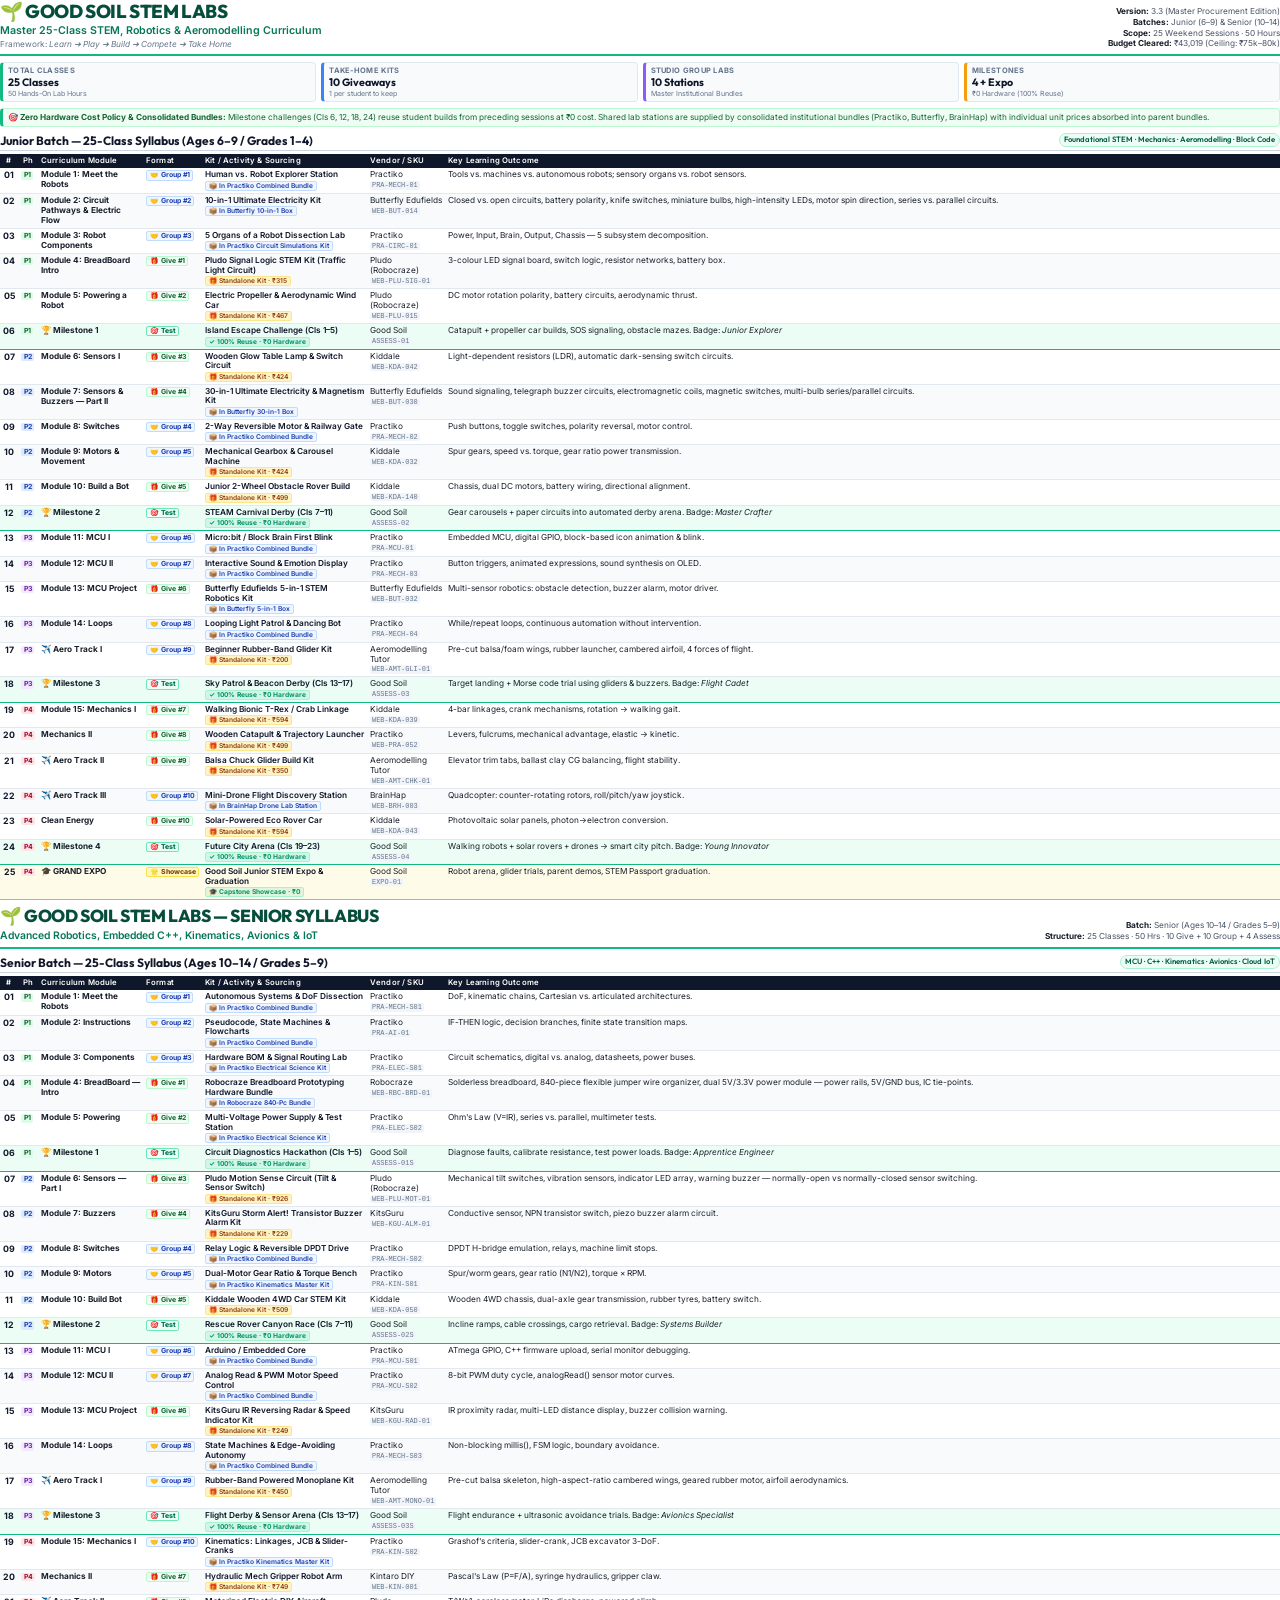
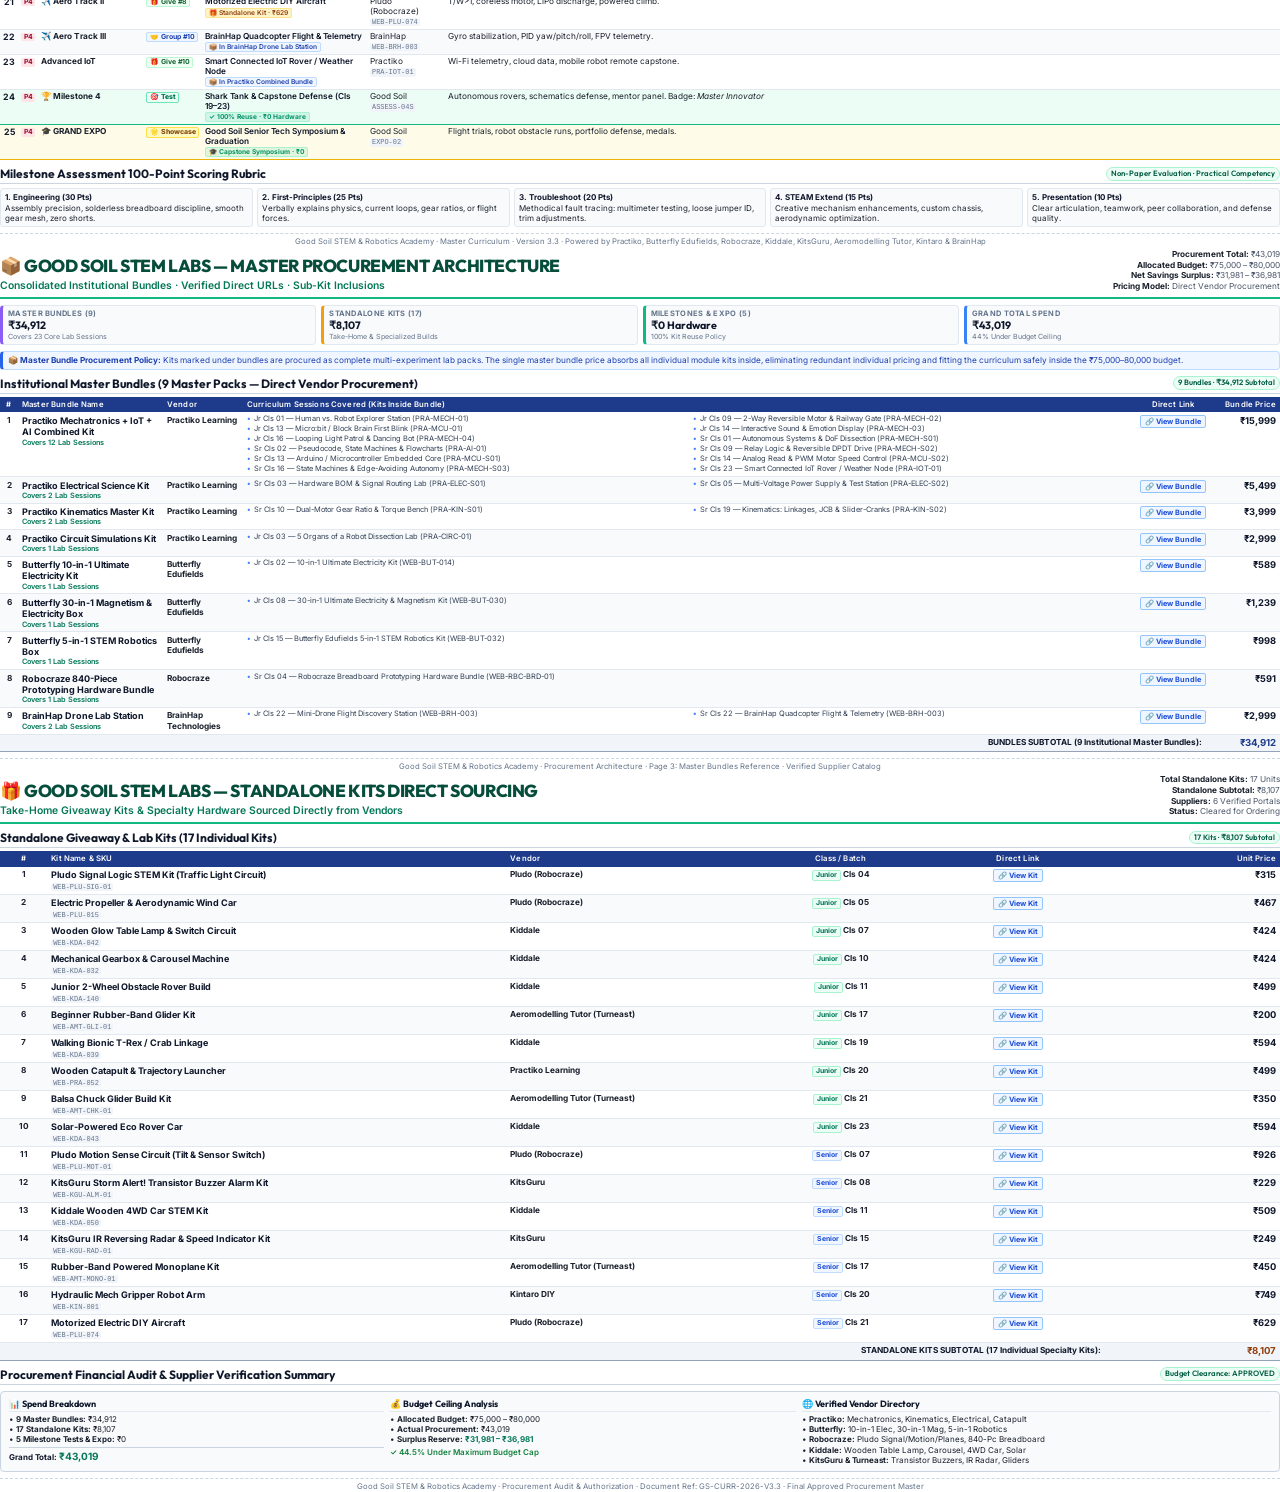
<file: Curriculum/curriculum_export.html>
<!DOCTYPE html>
<html lang="en">
<head>
  <meta charset="UTF-8">
  <title>Good Soil — 25-Class Master STEM & Robotics Curriculum</title>
  <link rel="preconnect" href="https://fonts.googleapis.com">
  <link rel="preconnect" href="https://fonts.gstatic.com" crossorigin>
  <link href="https://fonts.googleapis.com/css2?family=Inter:wght@300;400;500;600;700&family=Outfit:wght@600;700;800&display=swap" rel="stylesheet">
  <style>
    @page {
      size: A4 portrait;
      margin: 9mm 8mm 9mm 8mm;
      @bottom-right {
        content: counter(page);
        font-size: 6.5pt;
        color: #94a3b8;
      }
    }
    
    * {
      box-sizing: border-box;
      margin: 0;
      padding: 0;
    }
    
    body {
      font-family: 'Inter', -apple-system, BlinkMacSystemFont, sans-serif;
      color: #1a202c;
      background: #fff;
      font-size: 6.8pt;
      line-height: 1.25;
      -webkit-print-color-adjust: exact;
      print-color-adjust: exact;
    }

    /* ─── HEADER ─── */
    .cover-header {
      border-bottom: 2px solid #10b981;
      padding-bottom: 5px;
      margin-bottom: 6px;
      display: flex;
      justify-content: space-between;
      align-items: flex-end;
    }

    .brand-title {
      font-family: 'Outfit', sans-serif;
      font-size: 14pt;
      font-weight: 800;
      color: #064e3b;
      letter-spacing: -0.4px;
    }

    .brand-subtitle {
      font-size: 8pt;
      font-weight: 600;
      color: #047857;
      margin-top: 1px;
    }

    .meta-box {
      text-align: right;
      font-size: 6.2pt;
      color: #4a5568;
      line-height: 1.3;
    }

    .meta-box strong {
      color: #1a202c;
    }

    /* ─── SUMMARY CARDS ─── */
    .summary-grid {
      display: grid;
      grid-template-columns: repeat(4, 1fr);
      gap: 5px;
      margin-bottom: 6px;
    }

    .summary-card {
      background: #f8fafc;
      border: 1px solid #e2e8f0;
      border-radius: 4px;
      padding: 3px 5px;
      border-left: 3px solid #10b981;
    }

    .summary-card.blue { border-left-color: #3b82f6; }
    .summary-card.purple { border-left-color: #8b5cf6; }
    .summary-card.amber { border-left-color: #f59e0b; }

    .summary-card .label {
      font-size: 5.6pt;
      text-transform: uppercase;
      font-weight: 700;
      color: #64748b;
      letter-spacing: 0.3px;
    }

    .summary-card .val {
      font-family: 'Outfit', sans-serif;
      font-size: 8pt;
      font-weight: 700;
      color: #0f172a;
      margin-top: 1px;
    }

    .summary-card .sub {
      font-size: 5.3pt;
      color: #64748b;
    }

    /* ─── SECTION TITLE ─── */
    .section-title {
      font-family: 'Outfit', sans-serif;
      font-size: 9pt;
      font-weight: 700;
      color: #0f172a;
      margin: 6px 0 3px 0;
      padding-bottom: 2px;
      border-bottom: 1px solid #cbd5e1;
      display: flex;
      align-items: center;
      justify-content: space-between;
    }

    .badge-scope {
      font-size: 5.8pt;
      background: #ecfdf5;
      color: #065f46;
      border: 1px solid #a7f3d0;
      padding: 1px 4px;
      border-radius: 9999px;
      font-weight: 600;
      white-space: nowrap;
    }

    .policy-banner {
      background: #f0fdf4;
      border: 1px solid #bbf7d0;
      border-left: 3px solid #10b981;
      border-radius: 4px;
      padding: 3px 5px;
      font-size: 6.2pt;
      color: #166534;
      margin-bottom: 5px;
      line-height: 1.25;
    }

    /* ─── TABLE ─── */
    .curriculum-table {
      width: 100%;
      border-collapse: collapse;
      margin-bottom: 6px;
      font-size: 6.2pt;
    }

    .curriculum-table th {
      background: #0f172a;
      color: #ffffff;
      font-weight: 600;
      text-align: left;
      padding: 2.5px 3px;
      font-size: 5.8pt;
      letter-spacing: 0.15px;
      white-space: nowrap;
    }

    .curriculum-table td {
      padding: 2px 3px;
      border-bottom: 0.5px solid #e2e8f0;
      vertical-align: top;
      line-height: 1.2;
    }

    .curriculum-table tr:nth-child(even) td {
      background: #f8fafc;
    }

    .curriculum-table tr.assessment-row td {
      background: #ecfdf5 !important;
      border-top: 0.5px solid #a7f3d0;
      border-bottom: 1px solid #10b981;
    }

    .curriculum-table tr.expo-row td {
      background: #fefce8 !important;
      border-top: 0.5px solid #fef08a;
      border-bottom: 1.5px solid #eab308;
    }

    .cls-num {
      font-weight: 700;
      color: #0f172a;
      font-size: 6.6pt;
      text-align: center;
      width: 16px;
    }

    .phase-badge {
      display: inline-block;
      font-size: 5.2pt;
      font-weight: 700;
      padding: 0px 2.5px;
      border-radius: 2px;
      text-align: center;
    }

    .phase-p1 { background: #dcfce7; color: #166534; }
    .phase-p2 { background: #dbeafe; color: #1e40af; }
    .phase-p3 { background: #f3e8ff; color: #6b21a8; }
    .phase-p4 { background: #ffe4e6; color: #9f1239; }

    .kit-pill {
      display: inline-block;
      font-size: 5.2pt;
      font-weight: 700;
      padding: 0px 2.5px;
      border-radius: 2px;
      white-space: nowrap;
    }

    .pill-giveaway { background: #f0fdf4; color: #166534; border: 0.5px solid #bbf7d0; }
    .pill-group { background: #eff6ff; color: #1e40af; border: 0.5px solid #bfdbfe; }
    .pill-assess { background: #ecfdf5; color: #047857; border: 0.5px solid #6ee7b7; font-weight: 800; }
    .pill-expo { background: #fef9c3; color: #854d0e; border: 0.5px solid #fde047; font-weight: 800; }

    .sku-code {
      font-family: 'Courier New', monospace;
      font-size: 5.2pt;
      color: #64748b;
      background: #f1f5f9;
      padding: 0px 2px;
      border-radius: 2px;
      display: inline-block;
    }

    .kit-title {
      font-weight: 600;
      color: #0f172a;
      line-height: 1.15;
    }

    .subtag-bundle {
      display: inline-block;
      font-size: 5pt;
      color: #1e40af;
      font-weight: 600;
      background: #eff6ff;
      border: 0.5px solid #bfdbfe;
      padding: 0px 3px;
      border-radius: 2px;
      margin-top: 1px;
      white-space: nowrap;
    }

    .subtag-solo {
      display: inline-block;
      font-size: 5pt;
      color: #92400e;
      font-weight: 600;
      background: #fef3c7;
      border: 0.5px solid #fde68a;
      padding: 0px 3px;
      border-radius: 2px;
      margin-top: 1px;
      white-space: nowrap;
    }

    .reuse-tag {
      display: inline-block;
      font-size: 5pt;
      color: #059669;
      font-weight: 700;
      background: rgba(16, 185, 129, 0.12);
      border: 0.5px solid #a7f3d0;
      padding: 0px 3px;
      border-radius: 2px;
      margin-top: 1px;
      white-space: nowrap;
    }

    .page-break {
      page-break-before: always;
    }

    .footer-note {
      font-size: 5.8pt;
      color: #64748b;
      text-align: center;
      margin-top: 6px;
      padding-top: 3px;
      border-top: 0.5px dashed #cbd5e1;
    }

    /* ─── RUBRIC ─── */
    .rubric-grid {
      display: grid;
      grid-template-columns: repeat(5, 1fr);
      gap: 4px;
      margin-top: 4px;
      font-size: 6pt;
    }

    .rubric-card {
      background: #f8fafc;
      border: 0.5px solid #e2e8f0;
      padding: 3px 4px;
      border-radius: 3px;
    }

    .rubric-card strong {
      color: #0f172a;
      display: block;
      margin-bottom: 1px;
      font-size: 6pt;
    }

    /* ─── PROCUREMENT STYLING (PAGE 3 & 4) ─── */
    .procure-table {
      width: 100%;
      border-collapse: collapse;
      margin-bottom: 6px;
      font-size: 6.2pt;
    }

    .procure-table th {
      background: #1e3a8a;
      color: #ffffff;
      font-weight: 600;
      text-align: left;
      padding: 3px 4px;
      font-size: 5.8pt;
      letter-spacing: 0.15px;
    }

    .procure-table td {
      padding: 2.5px 4px;
      border-bottom: 0.5px solid #e2e8f0;
      vertical-align: top;
      line-height: 1.25;
    }

    .procure-table tr:nth-child(even) td {
      background: #f8fafc;
    }

    .subtotal-row td {
      background: #f1f5f9 !important;
      font-weight: 700;
      border-top: 1px solid #cbd5e1;
      border-bottom: 1.5px solid #94a3b8;
      color: #0f172a;
    }

    .kit-inclusion-list {
      list-style: none;
      padding-left: 0;
      margin: 0;
      display: grid;
      grid-template-columns: 1fr 1fr;
      gap: 1px 6px;
    }

    .kit-inclusion-list li {
      font-size: 5.6pt;
      color: #334155;
      position: relative;
      padding-left: 7px;
      line-height: 1.2;
    }

    .kit-inclusion-list li::before {
      content: "•";
      position: absolute;
      left: 0;
      color: #3b82f6;
      font-weight: bold;
    }

    .live-link-btn {
      display: inline-block;
      font-size: 5.5pt;
      font-weight: 700;
      color: #1d4ed8;
      background: #eff6ff;
      border: 0.5px solid #93c5fd;
      padding: 1px 4px;
      border-radius: 2px;
      text-decoration: none;
      white-space: nowrap;
    }

    .batch-badge-jr {
      display: inline-block;
      font-size: 5.2pt;
      font-weight: 700;
      background: #ecfdf5;
      color: #047857;
      border: 0.5px solid #a7f3d0;
      padding: 0px 3px;
      border-radius: 2px;
    }

    .batch-badge-sr {
      display: inline-block;
      font-size: 5.2pt;
      font-weight: 700;
      background: #eff6ff;
      color: #1d4ed8;
      border: 0.5px solid #bfdbfe;
      padding: 0px 3px;
      border-radius: 2px;
    }

    .reconcile-grid {
      display: grid;
      grid-template-columns: 1.2fr 1.3fr 1.5fr;
      gap: 6px;
      margin-top: 6px;
      background: #f8fafc;
      border: 1px solid #cbd5e1;
      border-radius: 4px;
      padding: 6px 8px;
    }

    .reconcile-box {
      font-size: 6pt;
      line-height: 1.3;
    }

    .reconcile-box h4 {
      font-family: 'Outfit', sans-serif;
      font-size: 6.8pt;
      color: #0f172a;
      margin-bottom: 2px;
      border-bottom: 0.5px solid #e2e8f0;
      padding-bottom: 1px;
    }
  </style>
</head>
<body>

  <!-- ═════════════════════════════════════════════════════════════════ -->
  <!-- PAGE 1: JUNIOR BATCH MASTER SYLLABUS -->
  <!-- ═════════════════════════════════════════════════════════════════ -->
  <div class="cover-header">
    <div>
      <div class="brand-title">🌱 GOOD SOIL STEM LABS</div>
      <div class="brand-subtitle">Master 25-Class STEM, Robotics & Aeromodelling Curriculum</div>
      <div style="font-size: 6.2pt; color: #64748b; margin-top: 1px;">
        Framework: <em>Learn ➔ Play ➔ Build ➔ Compete ➔ Take Home</em>
      </div>
    </div>
    <div class="meta-box">
      <div><strong>Version:</strong> 3.3 (Master Procurement Edition)</div>
      <div><strong>Batches:</strong> Junior (6–9) & Senior (10–14)</div>
      <div><strong>Scope:</strong> 25 Weekend Sessions · 50 Hours</div>
      <div><strong>Budget Cleared:</strong> ₹43,019 (Ceiling: ₹75k–80k)</div>
    </div>
  </div>

  <!-- SUMMARY CARDS -->
  <div class="summary-grid">
    <div class="summary-card">
      <div class="label">Total Classes</div>
      <div class="val">25 Classes</div>
      <div class="sub">50 Hands-On Lab Hours</div>
    </div>
    <div class="summary-card blue">
      <div class="label">Take-Home Kits</div>
      <div class="val">10 Giveaways</div>
      <div class="sub">1 per student to keep</div>
    </div>
    <div class="summary-card purple">
      <div class="label">Studio Group Labs</div>
      <div class="val">10 Stations</div>
      <div class="sub">Master Institutional Bundles</div>
    </div>
    <div class="summary-card amber">
      <div class="label">Milestones</div>
      <div class="val">4 + Expo</div>
      <div class="sub">₹0 Hardware (100% Reuse)</div>
    </div>
  </div>

  <div class="policy-banner">
    <strong>🎯 Zero Hardware Cost Policy & Consolidated Bundles:</strong> Milestone challenges (Cls 6, 12, 18, 24) reuse student builds from preceding sessions at ₹0 cost. Shared lab stations are supplied by consolidated institutional bundles (Practiko, Butterfly, BrainHap) with individual unit prices absorbed into parent bundles.
  </div>

  <!-- JUNIOR BATCH TABLE -->
  <div class="section-title">
    <span>Junior Batch — 25-Class Syllabus (Ages 6–9 / Grades 1–4)</span>
    <span class="badge-scope">Foundational STEM · Mechanics · Aeromodelling · Block Code</span>
  </div>

  <table class="curriculum-table">
    <thead>
      <tr>
        <th style="width: 18px; text-align: center;">#</th>
        <th style="width: 18px; text-align: center;">Ph</th>
        <th style="width: 105px;">Curriculum Module</th>
        <th style="width: 58px;">Format</th>
        <th style="width: 165px;">Kit / Activity & Sourcing</th>
        <th style="width: 78px;">Vendor / SKU</th>
        <th>Key Learning Outcome</th>
      </tr>
    </thead>
    <tbody>
      <tr class="">
        <td class="cls-num">01</td>
        <td><span class="phase-badge phase-p1">P1</span></td>
        <td><strong>Module 1: Meet the Robots</strong></td>
        <td><span class="kit-pill pill-group">🤝 Group #1</span></td>
        <td>
          <div class="kit-title">Human vs. Robot Explorer Station</div>
          <span class="subtag-bundle">📦 In Practiko Combined Bundle</span>
        </td>
        <td>Practiko<br/><span class="sku-code">PRA-MECH-01</span></td>
        <td>Tools vs. machines vs. autonomous robots; sensory organs vs. robot sensors.</td>
      </tr>
      <tr class="">
        <td class="cls-num">02</td>
        <td><span class="phase-badge phase-p1">P1</span></td>
        <td><strong>Module 2: Circuit Pathways & Electric Flow</strong></td>
        <td><span class="kit-pill pill-group">🤝 Group #2</span></td>
        <td>
          <div class="kit-title">10-in-1 Ultimate Electricity Kit</div>
          <span class="subtag-bundle">📦 In Butterfly 10-in-1 Box</span>
        </td>
        <td>Butterfly Edufields<br/><span class="sku-code">WEB-BUT-014</span></td>
        <td>Closed vs. open circuits, battery polarity, knife switches, miniature bulbs, high-intensity LEDs, motor spin direction, series vs. parallel circuits.</td>
      </tr>
      <tr class="">
        <td class="cls-num">03</td>
        <td><span class="phase-badge phase-p1">P1</span></td>
        <td><strong>Module 3: Robot Components</strong></td>
        <td><span class="kit-pill pill-group">🤝 Group #3</span></td>
        <td>
          <div class="kit-title">5 Organs of a Robot Dissection Lab</div>
          <span class="subtag-bundle">📦 In Practiko Circuit Simulations Kit</span>
        </td>
        <td>Practiko<br/><span class="sku-code">PRA-CIRC-01</span></td>
        <td>Power, Input, Brain, Output, Chassis — 5 subsystem decomposition.</td>
      </tr>
      <tr class="">
        <td class="cls-num">04</td>
        <td><span class="phase-badge phase-p1">P1</span></td>
        <td><strong>Module 4: BreadBoard Intro</strong></td>
        <td><span class="kit-pill pill-giveaway">🎁 Give #1</span></td>
        <td>
          <div class="kit-title">Pludo Signal Logic STEM Kit (Traffic Light Circuit)</div>
          <span class="subtag-solo">🎁 Standalone Kit · ₹315</span>
        </td>
        <td>Pludo (Robocraze)<br/><span class="sku-code">WEB-PLU-SIG-01</span></td>
        <td>3-colour LED signal board, switch logic, resistor networks, battery box.</td>
      </tr>
      <tr class="">
        <td class="cls-num">05</td>
        <td><span class="phase-badge phase-p1">P1</span></td>
        <td><strong>Module 5: Powering a Robot</strong></td>
        <td><span class="kit-pill pill-giveaway">🎁 Give #2</span></td>
        <td>
          <div class="kit-title">Electric Propeller & Aerodynamic Wind Car</div>
          <span class="subtag-solo">🎁 Standalone Kit · ₹467</span>
        </td>
        <td>Pludo (Robocraze)<br/><span class="sku-code">WEB-PLU-015</span></td>
        <td>DC motor rotation polarity, battery circuits, aerodynamic thrust.</td>
      </tr>
      <tr class="assessment-row">
        <td class="cls-num">06</td>
        <td><span class="phase-badge phase-p1">P1</span></td>
        <td><strong>🏆 Milestone 1</strong></td>
        <td><span class="kit-pill pill-assess">🎯 Test</span></td>
        <td>
          <div class="kit-title">Island Escape Challenge (Cls 1–5)</div>
          <span class="reuse-tag">✓ 100% Reuse · ₹0 Hardware</span>
        </td>
        <td>Good Soil<br/><span class="sku-code">ASSESS-01</span></td>
        <td>Catapult + propeller car builds, SOS signaling, obstacle mazes. Badge: <em>Junior Explorer</em></td>
      </tr>
      <tr class="">
        <td class="cls-num">07</td>
        <td><span class="phase-badge phase-p2">P2</span></td>
        <td><strong>Module 6: Sensors I</strong></td>
        <td><span class="kit-pill pill-giveaway">🎁 Give #3</span></td>
        <td>
          <div class="kit-title">Wooden Glow Table Lamp & Switch Circuit</div>
          <span class="subtag-solo">🎁 Standalone Kit · ₹424</span>
        </td>
        <td>Kiddale<br/><span class="sku-code">WEB-KDA-042</span></td>
        <td>Light-dependent resistors (LDR), automatic dark-sensing switch circuits.</td>
      </tr>
      <tr class="">
        <td class="cls-num">08</td>
        <td><span class="phase-badge phase-p2">P2</span></td>
        <td><strong>Module 7: Sensors & Buzzers — Part II</strong></td>
        <td><span class="kit-pill pill-giveaway">🎁 Give #4</span></td>
        <td>
          <div class="kit-title">30-in-1 Ultimate Electricity & Magnetism Kit</div>
          <span class="subtag-bundle">📦 In Butterfly 30-in-1 Box</span>
        </td>
        <td>Butterfly Edufields<br/><span class="sku-code">WEB-BUT-030</span></td>
        <td>Sound signaling, telegraph buzzer circuits, electromagnetic coils, magnetic switches, multi-bulb series/parallel circuits.</td>
      </tr>
      <tr class="">
        <td class="cls-num">09</td>
        <td><span class="phase-badge phase-p2">P2</span></td>
        <td><strong>Module 8: Switches</strong></td>
        <td><span class="kit-pill pill-group">🤝 Group #4</span></td>
        <td>
          <div class="kit-title">2-Way Reversible Motor & Railway Gate</div>
          <span class="subtag-bundle">📦 In Practiko Combined Bundle</span>
        </td>
        <td>Practiko<br/><span class="sku-code">PRA-MECH-02</span></td>
        <td>Push buttons, toggle switches, polarity reversal, motor control.</td>
      </tr>
      <tr class="">
        <td class="cls-num">10</td>
        <td><span class="phase-badge phase-p2">P2</span></td>
        <td><strong>Module 9: Motors & Movement</strong></td>
        <td><span class="kit-pill pill-group">🤝 Group #5</span></td>
        <td>
          <div class="kit-title">Mechanical Gearbox & Carousel Machine</div>
          <span class="subtag-solo">🎁 Standalone Kit · ₹424</span>
        </td>
        <td>Kiddale<br/><span class="sku-code">WEB-KDA-032</span></td>
        <td>Spur gears, speed vs. torque, gear ratio power transmission.</td>
      </tr>
      <tr class="">
        <td class="cls-num">11</td>
        <td><span class="phase-badge phase-p2">P2</span></td>
        <td><strong>Module 10: Build a Bot</strong></td>
        <td><span class="kit-pill pill-giveaway">🎁 Give #5</span></td>
        <td>
          <div class="kit-title">Junior 2-Wheel Obstacle Rover Build</div>
          <span class="subtag-solo">🎁 Standalone Kit · ₹499</span>
        </td>
        <td>Kiddale<br/><span class="sku-code">WEB-KDA-140</span></td>
        <td>Chassis, dual DC motors, battery wiring, directional alignment.</td>
      </tr>
      <tr class="assessment-row">
        <td class="cls-num">12</td>
        <td><span class="phase-badge phase-p2">P2</span></td>
        <td><strong>🏆 Milestone 2</strong></td>
        <td><span class="kit-pill pill-assess">🎯 Test</span></td>
        <td>
          <div class="kit-title">STEAM Carnival Derby (Cls 7–11)</div>
          <span class="reuse-tag">✓ 100% Reuse · ₹0 Hardware</span>
        </td>
        <td>Good Soil<br/><span class="sku-code">ASSESS-02</span></td>
        <td>Gear carousels + paper circuits into automated derby arena. Badge: <em>Master Crafter</em></td>
      </tr>
      <tr class="">
        <td class="cls-num">13</td>
        <td><span class="phase-badge phase-p3">P3</span></td>
        <td><strong>Module 11: MCU I</strong></td>
        <td><span class="kit-pill pill-group">🤝 Group #6</span></td>
        <td>
          <div class="kit-title">Micro:bit / Block Brain First Blink</div>
          <span class="subtag-bundle">📦 In Practiko Combined Bundle</span>
        </td>
        <td>Practiko<br/><span class="sku-code">PRA-MCU-01</span></td>
        <td>Embedded MCU, digital GPIO, block-based icon animation & blink.</td>
      </tr>
      <tr class="">
        <td class="cls-num">14</td>
        <td><span class="phase-badge phase-p3">P3</span></td>
        <td><strong>Module 12: MCU II</strong></td>
        <td><span class="kit-pill pill-group">🤝 Group #7</span></td>
        <td>
          <div class="kit-title">Interactive Sound & Emotion Display</div>
          <span class="subtag-bundle">📦 In Practiko Combined Bundle</span>
        </td>
        <td>Practiko<br/><span class="sku-code">PRA-MECH-03</span></td>
        <td>Button triggers, animated expressions, sound synthesis on OLED.</td>
      </tr>
      <tr class="">
        <td class="cls-num">15</td>
        <td><span class="phase-badge phase-p3">P3</span></td>
        <td><strong>Module 13: MCU Project</strong></td>
        <td><span class="kit-pill pill-giveaway">🎁 Give #6</span></td>
        <td>
          <div class="kit-title">Butterfly Edufields 5-in-1 STEM Robotics Kit</div>
          <span class="subtag-bundle">📦 In Butterfly 5-in-1 Box</span>
        </td>
        <td>Butterfly Edufields<br/><span class="sku-code">WEB-BUT-032</span></td>
        <td>Multi-sensor robotics: obstacle detection, buzzer alarm, motor driver.</td>
      </tr>
      <tr class="">
        <td class="cls-num">16</td>
        <td><span class="phase-badge phase-p3">P3</span></td>
        <td><strong>Module 14: Loops</strong></td>
        <td><span class="kit-pill pill-group">🤝 Group #8</span></td>
        <td>
          <div class="kit-title">Looping Light Patrol & Dancing Bot</div>
          <span class="subtag-bundle">📦 In Practiko Combined Bundle</span>
        </td>
        <td>Practiko<br/><span class="sku-code">PRA-MECH-04</span></td>
        <td>While/repeat loops, continuous automation without intervention.</td>
      </tr>
      <tr class="">
        <td class="cls-num">17</td>
        <td><span class="phase-badge phase-p3">P3</span></td>
        <td><strong>✈️ Aero Track I</strong></td>
        <td><span class="kit-pill pill-group">🤝 Group #9</span></td>
        <td>
          <div class="kit-title">Beginner Rubber-Band Glider Kit</div>
          <span class="subtag-solo">🎁 Standalone Kit · ₹200</span>
        </td>
        <td>Aeromodelling Tutor<br/><span class="sku-code">WEB-AMT-GLI-01</span></td>
        <td>Pre-cut balsa/foam wings, rubber launcher, cambered airfoil, 4 forces of flight.</td>
      </tr>
      <tr class="assessment-row">
        <td class="cls-num">18</td>
        <td><span class="phase-badge phase-p3">P3</span></td>
        <td><strong>🏆 Milestone 3</strong></td>
        <td><span class="kit-pill pill-assess">🎯 Test</span></td>
        <td>
          <div class="kit-title">Sky Patrol & Beacon Derby (Cls 13–17)</div>
          <span class="reuse-tag">✓ 100% Reuse · ₹0 Hardware</span>
        </td>
        <td>Good Soil<br/><span class="sku-code">ASSESS-03</span></td>
        <td>Target landing + Morse code trial using gliders & buzzers. Badge: <em>Flight Cadet</em></td>
      </tr>
      <tr class="">
        <td class="cls-num">19</td>
        <td><span class="phase-badge phase-p4">P4</span></td>
        <td><strong>Module 15: Mechanics I</strong></td>
        <td><span class="kit-pill pill-giveaway">🎁 Give #7</span></td>
        <td>
          <div class="kit-title">Walking Bionic T-Rex / Crab Linkage</div>
          <span class="subtag-solo">🎁 Standalone Kit · ₹594</span>
        </td>
        <td>Kiddale<br/><span class="sku-code">WEB-KDA-039</span></td>
        <td>4-bar linkages, crank mechanisms, rotation → walking gait.</td>
      </tr>
      <tr class="">
        <td class="cls-num">20</td>
        <td><span class="phase-badge phase-p4">P4</span></td>
        <td><strong>Mechanics II</strong></td>
        <td><span class="kit-pill pill-giveaway">🎁 Give #8</span></td>
        <td>
          <div class="kit-title">Wooden Catapult & Trajectory Launcher</div>
          <span class="subtag-solo">🎁 Standalone Kit · ₹499</span>
        </td>
        <td>Practiko<br/><span class="sku-code">WEB-PRA-052</span></td>
        <td>Levers, fulcrums, mechanical advantage, elastic → kinetic.</td>
      </tr>
      <tr class="">
        <td class="cls-num">21</td>
        <td><span class="phase-badge phase-p4">P4</span></td>
        <td><strong>✈️ Aero Track II</strong></td>
        <td><span class="kit-pill pill-giveaway">🎁 Give #9</span></td>
        <td>
          <div class="kit-title">Balsa Chuck Glider Build Kit</div>
          <span class="subtag-solo">🎁 Standalone Kit · ₹350</span>
        </td>
        <td>Aeromodelling Tutor<br/><span class="sku-code">WEB-AMT-CHK-01</span></td>
        <td>Elevator trim tabs, ballast clay CG balancing, flight stability.</td>
      </tr>
      <tr class="">
        <td class="cls-num">22</td>
        <td><span class="phase-badge phase-p4">P4</span></td>
        <td><strong>✈️ Aero Track III</strong></td>
        <td><span class="kit-pill pill-group">🤝 Group #10</span></td>
        <td>
          <div class="kit-title">Mini-Drone Flight Discovery Station</div>
          <span class="subtag-bundle">📦 In BrainHap Drone Lab Station</span>
        </td>
        <td>BrainHap<br/><span class="sku-code">WEB-BRH-003</span></td>
        <td>Quadcopter: counter-rotating rotors, roll/pitch/yaw joystick.</td>
      </tr>
      <tr class="">
        <td class="cls-num">23</td>
        <td><span class="phase-badge phase-p4">P4</span></td>
        <td><strong>Clean Energy</strong></td>
        <td><span class="kit-pill pill-giveaway">🎁 Give #10</span></td>
        <td>
          <div class="kit-title">Solar-Powered Eco Rover Car</div>
          <span class="subtag-solo">🎁 Standalone Kit · ₹594</span>
        </td>
        <td>Kiddale<br/><span class="sku-code">WEB-KDA-043</span></td>
        <td>Photovoltaic solar panels, photon→electron conversion.</td>
      </tr>
      <tr class="assessment-row">
        <td class="cls-num">24</td>
        <td><span class="phase-badge phase-p4">P4</span></td>
        <td><strong>🏆 Milestone 4</strong></td>
        <td><span class="kit-pill pill-assess">🎯 Test</span></td>
        <td>
          <div class="kit-title">Future City Arena (Cls 19–23)</div>
          <span class="reuse-tag">✓ 100% Reuse · ₹0 Hardware</span>
        </td>
        <td>Good Soil<br/><span class="sku-code">ASSESS-04</span></td>
        <td>Walking robots + solar rovers + drones → smart city pitch. Badge: <em>Young Innovator</em></td>
      </tr>
      <tr class="expo-row">
        <td class="cls-num">25</td>
        <td><span class="phase-badge phase-p4">P4</span></td>
        <td><strong>🎓 GRAND EXPO</strong></td>
        <td><span class="kit-pill pill-expo">🌟 Showcase</span></td>
        <td>
          <div class="kit-title">Good Soil Junior STEM Expo & Graduation</div>
          <span class="reuse-tag">🎓 Capstone Showcase · ₹0</span>
        </td>
        <td>Good Soil<br/><span class="sku-code">EXPO-01</span></td>
        <td>Robot arena, glider trials, parent demos, STEM Passport graduation.</td>
      </tr>
    </tbody>
  </table>

  <!-- ═════════════════════════════════════════════════════════════════ -->
  <!-- PAGE 2: SENIOR BATCH MASTER SYLLABUS -->
  <!-- ═════════════════════════════════════════════════════════════════ -->
  <div class="page-break"></div>

  <div class="cover-header" style="margin-top: 2px;">
    <div>
      <div class="brand-title" style="font-size: 13pt;">🌱 GOOD SOIL STEM LABS — SENIOR SYLLABUS</div>
      <div class="brand-subtitle" style="font-size: 7.8pt;">Advanced Robotics, Embedded C++, Kinematics, Avionics & IoT</div>
    </div>
    <div class="meta-box">
      <div><strong>Batch:</strong> Senior (Ages 10–14 / Grades 5–9)</div>
      <div><strong>Structure:</strong> 25 Classes · 50 Hrs · 10 Give + 10 Group + 4 Assess</div>
    </div>
  </div>

  <div class="section-title">
    <span>Senior Batch — 25-Class Syllabus (Ages 10–14 / Grades 5–9)</span>
    <span class="badge-scope">MCU · C++ · Kinematics · Avionics · Cloud IoT</span>
  </div>

  <table class="curriculum-table">
    <thead>
      <tr>
        <th style="width: 18px; text-align: center;">#</th>
        <th style="width: 18px; text-align: center;">Ph</th>
        <th style="width: 105px;">Curriculum Module</th>
        <th style="width: 58px;">Format</th>
        <th style="width: 165px;">Kit / Activity & Sourcing</th>
        <th style="width: 78px;">Vendor / SKU</th>
        <th>Key Learning Outcome</th>
      </tr>
    </thead>
    <tbody>
      <tr class="">
        <td class="cls-num">01</td>
        <td><span class="phase-badge phase-p1">P1</span></td>
        <td><strong>Module 1: Meet the Robots</strong></td>
        <td><span class="kit-pill pill-group">🤝 Group #1</span></td>
        <td>
          <div class="kit-title">Autonomous Systems & DoF Dissection</div>
          <span class="subtag-bundle">📦 In Practiko Combined Bundle</span>
        </td>
        <td>Practiko<br/><span class="sku-code">PRA-MECH-S01</span></td>
        <td>DoF, kinematic chains, Cartesian vs. articulated architectures.</td>
      </tr>
      <tr class="">
        <td class="cls-num">02</td>
        <td><span class="phase-badge phase-p1">P1</span></td>
        <td><strong>Module 2: Instructions</strong></td>
        <td><span class="kit-pill pill-group">🤝 Group #2</span></td>
        <td>
          <div class="kit-title">Pseudocode, State Machines & Flowcharts</div>
          <span class="subtag-bundle">📦 In Practiko Combined Bundle</span>
        </td>
        <td>Practiko<br/><span class="sku-code">PRA-AI-01</span></td>
        <td>IF-THEN logic, decision branches, finite state transition maps.</td>
      </tr>
      <tr class="">
        <td class="cls-num">03</td>
        <td><span class="phase-badge phase-p1">P1</span></td>
        <td><strong>Module 3: Components</strong></td>
        <td><span class="kit-pill pill-group">🤝 Group #3</span></td>
        <td>
          <div class="kit-title">Hardware BOM & Signal Routing Lab</div>
          <span class="subtag-bundle">📦 In Practiko Electrical Science Kit</span>
        </td>
        <td>Practiko<br/><span class="sku-code">PRA-ELEC-S01</span></td>
        <td>Circuit schematics, digital vs. analog, datasheets, power buses.</td>
      </tr>
      <tr class="">
        <td class="cls-num">04</td>
        <td><span class="phase-badge phase-p1">P1</span></td>
        <td><strong>Module 4: BreadBoard — Intro</strong></td>
        <td><span class="kit-pill pill-giveaway">🎁 Give #1</span></td>
        <td>
          <div class="kit-title">Robocraze Breadboard Prototyping Hardware Bundle</div>
          <span class="subtag-bundle">📦 In Robocraze 840-Pc Bundle</span>
        </td>
        <td>Robocraze<br/><span class="sku-code">WEB-RBC-BRD-01</span></td>
        <td>Solderless breadboard, 840-piece flexible jumper wire organizer, dual 5V/3.3V power module — power rails, 5V/GND bus, IC tie-points.</td>
      </tr>
      <tr class="">
        <td class="cls-num">05</td>
        <td><span class="phase-badge phase-p1">P1</span></td>
        <td><strong>Module 5: Powering</strong></td>
        <td><span class="kit-pill pill-giveaway">🎁 Give #2</span></td>
        <td>
          <div class="kit-title">Multi-Voltage Power Supply & Test Station</div>
          <span class="subtag-bundle">📦 In Practiko Electrical Science Kit</span>
        </td>
        <td>Practiko<br/><span class="sku-code">PRA-ELEC-S02</span></td>
        <td>Ohm's Law (V=IR), series vs. parallel, multimeter tests.</td>
      </tr>
      <tr class="assessment-row">
        <td class="cls-num">06</td>
        <td><span class="phase-badge phase-p1">P1</span></td>
        <td><strong>🏆 Milestone 1</strong></td>
        <td><span class="kit-pill pill-assess">🎯 Test</span></td>
        <td>
          <div class="kit-title">Circuit Diagnostics Hackathon (Cls 1–5)</div>
          <span class="reuse-tag">✓ 100% Reuse · ₹0 Hardware</span>
        </td>
        <td>Good Soil<br/><span class="sku-code">ASSESS-01S</span></td>
        <td>Diagnose faults, calibrate resistance, test power loads. Badge: <em>Apprentice Engineer</em></td>
      </tr>
      <tr class="">
        <td class="cls-num">07</td>
        <td><span class="phase-badge phase-p2">P2</span></td>
        <td><strong>Module 6: Sensors — Part I</strong></td>
        <td><span class="kit-pill pill-giveaway">🎁 Give #3</span></td>
        <td>
          <div class="kit-title">Pludo Motion Sense Circuit (Tilt & Sensor Switch)</div>
          <span class="subtag-solo">🎁 Standalone Kit · ₹926</span>
        </td>
        <td>Pludo (Robocraze)<br/><span class="sku-code">WEB-PLU-MOT-01</span></td>
        <td>Mechanical tilt switches, vibration sensors, indicator LED array, warning buzzer — normally-open vs normally-closed sensor switching.</td>
      </tr>
      <tr class="">
        <td class="cls-num">08</td>
        <td><span class="phase-badge phase-p2">P2</span></td>
        <td><strong>Module 7: Buzzers</strong></td>
        <td><span class="kit-pill pill-giveaway">🎁 Give #4</span></td>
        <td>
          <div class="kit-title">KitsGuru Storm Alert! Transistor Buzzer Alarm Kit</div>
          <span class="subtag-solo">🎁 Standalone Kit · ₹229</span>
        </td>
        <td>KitsGuru<br/><span class="sku-code">WEB-KGU-ALM-01</span></td>
        <td>Conductive sensor, NPN transistor switch, piezo buzzer alarm circuit.</td>
      </tr>
      <tr class="">
        <td class="cls-num">09</td>
        <td><span class="phase-badge phase-p2">P2</span></td>
        <td><strong>Module 8: Switches</strong></td>
        <td><span class="kit-pill pill-group">🤝 Group #4</span></td>
        <td>
          <div class="kit-title">Relay Logic & Reversible DPDT Drive</div>
          <span class="subtag-bundle">📦 In Practiko Combined Bundle</span>
        </td>
        <td>Practiko<br/><span class="sku-code">PRA-MECH-S02</span></td>
        <td>DPDT H-bridge emulation, relays, machine limit stops.</td>
      </tr>
      <tr class="">
        <td class="cls-num">10</td>
        <td><span class="phase-badge phase-p2">P2</span></td>
        <td><strong>Module 9: Motors</strong></td>
        <td><span class="kit-pill pill-group">🤝 Group #5</span></td>
        <td>
          <div class="kit-title">Dual-Motor Gear Ratio & Torque Bench</div>
          <span class="subtag-bundle">📦 In Practiko Kinematics Master Kit</span>
        </td>
        <td>Practiko<br/><span class="sku-code">PRA-KIN-S01</span></td>
        <td>Spur/worm gears, gear ratio (N1/N2), torque × RPM.</td>
      </tr>
      <tr class="">
        <td class="cls-num">11</td>
        <td><span class="phase-badge phase-p2">P2</span></td>
        <td><strong>Module 10: Build Bot</strong></td>
        <td><span class="kit-pill pill-giveaway">🎁 Give #5</span></td>
        <td>
          <div class="kit-title">Kiddale Wooden 4WD Car STEM Kit</div>
          <span class="subtag-solo">🎁 Standalone Kit · ₹509</span>
        </td>
        <td>Kiddale<br/><span class="sku-code">WEB-KDA-050</span></td>
        <td>Wooden 4WD chassis, dual-axle gear transmission, rubber tyres, battery switch.</td>
      </tr>
      <tr class="assessment-row">
        <td class="cls-num">12</td>
        <td><span class="phase-badge phase-p2">P2</span></td>
        <td><strong>🏆 Milestone 2</strong></td>
        <td><span class="kit-pill pill-assess">🎯 Test</span></td>
        <td>
          <div class="kit-title">Rescue Rover Canyon Race (Cls 7–11)</div>
          <span class="reuse-tag">✓ 100% Reuse · ₹0 Hardware</span>
        </td>
        <td>Good Soil<br/><span class="sku-code">ASSESS-02S</span></td>
        <td>Incline ramps, cable crossings, cargo retrieval. Badge: <em>Systems Builder</em></td>
      </tr>
      <tr class="">
        <td class="cls-num">13</td>
        <td><span class="phase-badge phase-p3">P3</span></td>
        <td><strong>Module 11: MCU I</strong></td>
        <td><span class="kit-pill pill-group">🤝 Group #6</span></td>
        <td>
          <div class="kit-title">Arduino / Embedded Core</div>
          <span class="subtag-bundle">📦 In Practiko Combined Bundle</span>
        </td>
        <td>Practiko<br/><span class="sku-code">PRA-MCU-S01</span></td>
        <td>ATmega GPIO, C++ firmware upload, serial monitor debugging.</td>
      </tr>
      <tr class="">
        <td class="cls-num">14</td>
        <td><span class="phase-badge phase-p3">P3</span></td>
        <td><strong>Module 12: MCU II</strong></td>
        <td><span class="kit-pill pill-group">🤝 Group #7</span></td>
        <td>
          <div class="kit-title">Analog Read & PWM Motor Speed Control</div>
          <span class="subtag-bundle">📦 In Practiko Combined Bundle</span>
        </td>
        <td>Practiko<br/><span class="sku-code">PRA-MCU-S02</span></td>
        <td>8-bit PWM duty cycle, analogRead() sensor motor curves.</td>
      </tr>
      <tr class="">
        <td class="cls-num">15</td>
        <td><span class="phase-badge phase-p3">P3</span></td>
        <td><strong>Module 13: MCU Project</strong></td>
        <td><span class="kit-pill pill-giveaway">🎁 Give #6</span></td>
        <td>
          <div class="kit-title">KitsGuru IR Reversing Radar & Speed Indicator Kit</div>
          <span class="subtag-solo">🎁 Standalone Kit · ₹249</span>
        </td>
        <td>KitsGuru<br/><span class="sku-code">WEB-KGU-RAD-01</span></td>
        <td>IR proximity radar, multi-LED distance display, buzzer collision warning.</td>
      </tr>
      <tr class="">
        <td class="cls-num">16</td>
        <td><span class="phase-badge phase-p3">P3</span></td>
        <td><strong>Module 14: Loops</strong></td>
        <td><span class="kit-pill pill-group">🤝 Group #8</span></td>
        <td>
          <div class="kit-title">State Machines & Edge-Avoiding Autonomy</div>
          <span class="subtag-bundle">📦 In Practiko Combined Bundle</span>
        </td>
        <td>Practiko<br/><span class="sku-code">PRA-MECH-S03</span></td>
        <td>Non-blocking millis(), FSM logic, boundary avoidance.</td>
      </tr>
      <tr class="">
        <td class="cls-num">17</td>
        <td><span class="phase-badge phase-p3">P3</span></td>
        <td><strong>✈️ Aero Track I</strong></td>
        <td><span class="kit-pill pill-group">🤝 Group #9</span></td>
        <td>
          <div class="kit-title">Rubber-Band Powered Monoplane Kit</div>
          <span class="subtag-solo">🎁 Standalone Kit · ₹450</span>
        </td>
        <td>Aeromodelling Tutor<br/><span class="sku-code">WEB-AMT-MONO-01</span></td>
        <td>Pre-cut balsa skeleton, high-aspect-ratio cambered wings, geared rubber motor, airfoil aerodynamics.</td>
      </tr>
      <tr class="assessment-row">
        <td class="cls-num">18</td>
        <td><span class="phase-badge phase-p3">P3</span></td>
        <td><strong>🏆 Milestone 3</strong></td>
        <td><span class="kit-pill pill-assess">🎯 Test</span></td>
        <td>
          <div class="kit-title">Flight Derby & Sensor Arena (Cls 13–17)</div>
          <span class="reuse-tag">✓ 100% Reuse · ₹0 Hardware</span>
        </td>
        <td>Good Soil<br/><span class="sku-code">ASSESS-03S</span></td>
        <td>Flight endurance + ultrasonic avoidance trials. Badge: <em>Avionics Specialist</em></td>
      </tr>
      <tr class="">
        <td class="cls-num">19</td>
        <td><span class="phase-badge phase-p4">P4</span></td>
        <td><strong>Module 15: Mechanics I</strong></td>
        <td><span class="kit-pill pill-group">🤝 Group #10</span></td>
        <td>
          <div class="kit-title">Kinematics: Linkages, JCB & Slider-Cranks</div>
          <span class="subtag-bundle">📦 In Practiko Kinematics Master Kit</span>
        </td>
        <td>Practiko<br/><span class="sku-code">PRA-KIN-S02</span></td>
        <td>Grashof's criteria, slider-crank, JCB excavator 3-DoF.</td>
      </tr>
      <tr class="">
        <td class="cls-num">20</td>
        <td><span class="phase-badge phase-p4">P4</span></td>
        <td><strong>Mechanics II</strong></td>
        <td><span class="kit-pill pill-giveaway">🎁 Give #7</span></td>
        <td>
          <div class="kit-title">Hydraulic Mech Gripper Robot Arm</div>
          <span class="subtag-solo">🎁 Standalone Kit · ₹749</span>
        </td>
        <td>Kintaro DIY<br/><span class="sku-code">WEB-KIN-001</span></td>
        <td>Pascal's Law (P=F/A), syringe hydraulics, gripper claw.</td>
      </tr>
      <tr class="">
        <td class="cls-num">21</td>
        <td><span class="phase-badge phase-p4">P4</span></td>
        <td><strong>✈️ Aero Track II</strong></td>
        <td><span class="kit-pill pill-giveaway">🎁 Give #8</span></td>
        <td>
          <div class="kit-title">Motorized Electric DIY Aircraft</div>
          <span class="subtag-solo">🎁 Standalone Kit · ₹629</span>
        </td>
        <td>Pludo (Robocraze)<br/><span class="sku-code">WEB-PLU-074</span></td>
        <td>T/W>1, coreless motor, LiPo discharge, powered climb.</td>
      </tr>
      <tr class="">
        <td class="cls-num">22</td>
        <td><span class="phase-badge phase-p4">P4</span></td>
        <td><strong>✈️ Aero Track III</strong></td>
        <td><span class="kit-pill pill-group">🤝 Group #10</span></td>
        <td>
          <div class="kit-title">BrainHap Quadcopter Flight & Telemetry</div>
          <span class="subtag-bundle">📦 In BrainHap Drone Lab Station</span>
        </td>
        <td>BrainHap<br/><span class="sku-code">WEB-BRH-003</span></td>
        <td>Gyro stabilization, PID yaw/pitch/roll, FPV telemetry.</td>
      </tr>
      <tr class="">
        <td class="cls-num">23</td>
        <td><span class="phase-badge phase-p4">P4</span></td>
        <td><strong>Advanced IoT</strong></td>
        <td><span class="kit-pill pill-giveaway">🎁 Give #10</span></td>
        <td>
          <div class="kit-title">Smart Connected IoT Rover / Weather Node</div>
          <span class="subtag-bundle">📦 In Practiko Combined Bundle</span>
        </td>
        <td>Practiko<br/><span class="sku-code">PRA-IOT-01</span></td>
        <td>Wi-Fi telemetry, cloud data, mobile robot remote capstone.</td>
      </tr>
      <tr class="assessment-row">
        <td class="cls-num">24</td>
        <td><span class="phase-badge phase-p4">P4</span></td>
        <td><strong>🏆 Milestone 4</strong></td>
        <td><span class="kit-pill pill-assess">🎯 Test</span></td>
        <td>
          <div class="kit-title">Shark Tank & Capstone Defense (Cls 19–23)</div>
          <span class="reuse-tag">✓ 100% Reuse · ₹0 Hardware</span>
        </td>
        <td>Good Soil<br/><span class="sku-code">ASSESS-04S</span></td>
        <td>Autonomous rovers, schematics defense, mentor panel. Badge: <em>Master Innovator</em></td>
      </tr>
      <tr class="expo-row">
        <td class="cls-num">25</td>
        <td><span class="phase-badge phase-p4">P4</span></td>
        <td><strong>🎓 GRAND EXPO</strong></td>
        <td><span class="kit-pill pill-expo">🌟 Showcase</span></td>
        <td>
          <div class="kit-title">Good Soil Senior Tech Symposium & Graduation</div>
          <span class="reuse-tag">🎓 Capstone Symposium · ₹0</span>
        </td>
        <td>Good Soil<br/><span class="sku-code">EXPO-02</span></td>
        <td>Flight trials, robot obstacle runs, portfolio defense, medals.</td>
      </tr>
    </tbody>
  </table>

  <!-- SCORING RUBRIC -->
  <div class="section-title" style="margin-top: 5px;">
    <span>Milestone Assessment 100-Point Scoring Rubric</span>
    <span class="badge-scope">Non-Paper Evaluation · Practical Competency</span>
  </div>

  <div class="rubric-grid">
    <div class="rubric-card">
      <strong>1. Engineering (30 Pts)</strong>
      Assembly precision, solderless breadboard discipline, smooth gear mesh, zero shorts.
    </div>
    <div class="rubric-card">
      <strong>2. First-Principles (25 Pts)</strong>
      Verbally explains physics, current loops, gear ratios, or flight forces.
    </div>
    <div class="rubric-card">
      <strong>3. Troubleshoot (20 Pts)</strong>
      Methodical fault tracing: multimeter testing, loose jumper ID, trim adjustments.
    </div>
    <div class="rubric-card">
      <strong>4. STEAM Extend (15 Pts)</strong>
      Creative mechanism enhancements, custom chassis, aerodynamic optimization.
    </div>
    <div class="rubric-card">
      <strong>5. Presentation (10 Pts)</strong>
      Clear articulation, teamwork, peer collaboration, and defense quality.
    </div>
  </div>

  <div class="footer-note">
    Good Soil STEM & Robotics Academy · Master Curriculum · Version 3.3 · Powered by Practiko, Butterfly Edufields, Robocraze, Kiddale, KitsGuru, Aeromodelling Tutor, Kintaro & BrainHap
  </div>

  <!-- ═════════════════════════════════════════════════════════════════ -->
  <!-- PAGE 3: MASTER INSTITUTIONAL BUNDLES -->
  <!-- ═════════════════════════════════════════════════════════════════ -->
  <div class="page-break"></div>

  <div class="cover-header" style="margin-top: 2px;">
    <div>
      <div class="brand-title" style="font-size: 13pt;">📦 GOOD SOIL STEM LABS — MASTER PROCUREMENT ARCHITECTURE</div>
      <div class="brand-subtitle" style="font-size: 7.8pt;">Consolidated Institutional Bundles · Verified Direct URLs · Sub-Kit Inclusions</div>
    </div>
    <div class="meta-box">
      <div><strong>Procurement Total:</strong> ₹43,019</div>
      <div><strong>Allocated Budget:</strong> ₹75,000 – ₹80,000</div>
      <div><strong>Net Savings Surplus:</strong> ₹31,981 – ₹36,981</div>
      <div><strong>Pricing Model:</strong> Direct Vendor Procurement</div>
    </div>
  </div>

  <!-- FINANCIAL METRIC CARDS -->
  <div class="summary-grid">
    <div class="summary-card purple">
      <div class="label">Master Bundles (9)</div>
      <div class="val">₹34,912</div>
      <div class="sub">Covers 23 Core Lab Sessions</div>
    </div>
    <div class="summary-card amber">
      <div class="label">Standalone Kits (17)</div>
      <div class="val">₹8,107</div>
      <div class="sub">Take-Home & Specialized Builds</div>
    </div>
    <div class="summary-card">
      <div class="label">Milestones & Expo (5)</div>
      <div class="val">₹0 Hardware</div>
      <div class="sub">100% Kit Reuse Policy</div>
    </div>
    <div class="summary-card blue">
      <div class="label">Grand Total Spend</div>
      <div class="val">₹43,019</div>
      <div class="sub">44% Under Budget Ceiling</div>
    </div>
  </div>

  <div class="policy-banner" style="background: #eff6ff; border-color: #bfdbfe; border-left-color: #2563eb; color: #1e40af;">
    <strong>📦 Master Bundle Procurement Policy:</strong> Kits marked under bundles are procured as complete multi-experiment lab packs. The single master bundle price absorbs all individual module kits inside, eliminating redundant individual pricing and fitting the curriculum safely inside the ₹75,000–80,000 budget.
  </div>

  <div class="section-title">
    <span>Institutional Master Bundles (9 Master Packs — Direct Vendor Procurement)</span>
    <span class="badge-scope">9 Bundles · ₹34,912 Subtotal</span>
  </div>

  <table class="procure-table">
    <thead>
      <tr>
        <th style="width: 18px; text-align: center;">#</th>
        <th style="width: 145px;">Master Bundle Name</th>
        <th style="width: 80px;">Vendor</th>
        <th>Curriculum Sessions Covered (Kits Inside Bundle)</th>
        <th style="width: 72px; text-align: center;">Direct Link</th>
        <th style="width: 70px; text-align: right;">Bundle Price</th>
      </tr>
    </thead>
    <tbody>
      <tr>
        <td style="text-align: center; font-weight: 700;">1</td>
        <td>
          <div style="font-weight: 700; color: #0f172a; font-size: 6.8pt;">Practiko Mechatronics + IoT + AI Combined Kit</div>
          <div style="font-size: 5.5pt; color: #047857; font-weight: 600;">Covers 12 Lab Sessions</div>
        </td>
        <td><strong>Practiko Learning</strong></td>
        <td>
          <ul class="kit-inclusion-list">
            <li>Jr Cls 01 — Human vs. Robot Explorer Station (PRA-MECH-01)</li><li>Jr Cls 09 — 2-Way Reversible Motor & Railway Gate (PRA-MECH-02)</li><li>Jr Cls 13 — Micro:bit / Block Brain First Blink (PRA-MCU-01)</li><li>Jr Cls 14 — Interactive Sound & Emotion Display (PRA-MECH-03)</li><li>Jr Cls 16 — Looping Light Patrol & Dancing Bot (PRA-MECH-04)</li><li>Sr Cls 01 — Autonomous Systems & DoF Dissection (PRA-MECH-S01)</li><li>Sr Cls 02 — Pseudocode, State Machines & Flowcharts (PRA-AI-01)</li><li>Sr Cls 09 — Relay Logic & Reversible DPDT Drive (PRA-MECH-S02)</li><li>Sr Cls 13 — Arduino / Microcontroller Embedded Core (PRA-MCU-S01)</li><li>Sr Cls 14 — Analog Read & PWM Motor Speed Control (PRA-MCU-S02)</li><li>Sr Cls 16 — State Machines & Edge-Avoiding Autonomy (PRA-MECH-S03)</li><li>Sr Cls 23 — Smart Connected IoT Rover / Weather Node (PRA-IOT-01)</li>
          </ul>
        </td>
        <td style="text-align: center;">
          <a href="https://practiko.in/product/mechatronics-iot-automation-artificial-intelligence/" target="_blank" class="live-link-btn">🔗 View Bundle</a>
        </td>
        <td style="text-align: right; font-weight: 700; color: #0f172a; font-size: 7pt; white-space: nowrap;">
          ₹15,999
        </td>
      </tr>
      <tr>
        <td style="text-align: center; font-weight: 700;">2</td>
        <td>
          <div style="font-weight: 700; color: #0f172a; font-size: 6.8pt;">Practiko Electrical Science Kit</div>
          <div style="font-size: 5.5pt; color: #047857; font-weight: 600;">Covers 2 Lab Sessions</div>
        </td>
        <td><strong>Practiko Learning</strong></td>
        <td>
          <ul class="kit-inclusion-list">
            <li>Sr Cls 03 — Hardware BOM & Signal Routing Lab (PRA-ELEC-S01)</li><li>Sr Cls 05 — Multi-Voltage Power Supply & Test Station (PRA-ELEC-S02)</li>
          </ul>
        </td>
        <td style="text-align: center;">
          <a href="https://practiko.in/product/electrical-science/" target="_blank" class="live-link-btn">🔗 View Bundle</a>
        </td>
        <td style="text-align: right; font-weight: 700; color: #0f172a; font-size: 7pt; white-space: nowrap;">
          ₹5,499
        </td>
      </tr>
      <tr>
        <td style="text-align: center; font-weight: 700;">3</td>
        <td>
          <div style="font-weight: 700; color: #0f172a; font-size: 6.8pt;">Practiko Kinematics Master Kit</div>
          <div style="font-size: 5.5pt; color: #047857; font-weight: 600;">Covers 2 Lab Sessions</div>
        </td>
        <td><strong>Practiko Learning</strong></td>
        <td>
          <ul class="kit-inclusion-list">
            <li>Sr Cls 10 — Dual-Motor Gear Ratio & Torque Bench (PRA-KIN-S01)</li><li>Sr Cls 19 — Kinematics: Linkages, JCB & Slider-Cranks (PRA-KIN-S02)</li>
          </ul>
        </td>
        <td style="text-align: center;">
          <a href="https://practiko.in/product/kinematics/" target="_blank" class="live-link-btn">🔗 View Bundle</a>
        </td>
        <td style="text-align: right; font-weight: 700; color: #0f172a; font-size: 7pt; white-space: nowrap;">
          ₹3,999
        </td>
      </tr>
      <tr>
        <td style="text-align: center; font-weight: 700;">4</td>
        <td>
          <div style="font-weight: 700; color: #0f172a; font-size: 6.8pt;">Practiko Circuit Simulations Kit</div>
          <div style="font-size: 5.5pt; color: #047857; font-weight: 600;">Covers 1 Lab Sessions</div>
        </td>
        <td><strong>Practiko Learning</strong></td>
        <td>
          <ul class="kit-inclusion-list">
            <li>Jr Cls 03 — 5 Organs of a Robot Dissection Lab (PRA-CIRC-01)</li>
          </ul>
        </td>
        <td style="text-align: center;">
          <a href="https://practiko.in/product/circuit-simulations/" target="_blank" class="live-link-btn">🔗 View Bundle</a>
        </td>
        <td style="text-align: right; font-weight: 700; color: #0f172a; font-size: 7pt; white-space: nowrap;">
          ₹2,999
        </td>
      </tr>
      <tr>
        <td style="text-align: center; font-weight: 700;">5</td>
        <td>
          <div style="font-weight: 700; color: #0f172a; font-size: 6.8pt;">Butterfly 10-in-1 Ultimate Electricity Kit</div>
          <div style="font-size: 5.5pt; color: #047857; font-weight: 600;">Covers 1 Lab Sessions</div>
        </td>
        <td><strong>Butterfly Edufields</strong></td>
        <td>
          <ul class="kit-inclusion-list">
            <li>Jr Cls 02 — 10-in-1 Ultimate Electricity Kit (WEB-BUT-014)</li>
          </ul>
        </td>
        <td style="text-align: center;">
          <a href="https://butterflyedufields.com/products/10in1-ultimate-electricity-kit-science-project-kit-stem-toys-for-kids-age-5-8-years-boys-girls" target="_blank" class="live-link-btn">🔗 View Bundle</a>
        </td>
        <td style="text-align: right; font-weight: 700; color: #0f172a; font-size: 7pt; white-space: nowrap;">
          ₹589
        </td>
      </tr>
      <tr>
        <td style="text-align: center; font-weight: 700;">6</td>
        <td>
          <div style="font-weight: 700; color: #0f172a; font-size: 6.8pt;">Butterfly 30-in-1 Magnetism & Electricity Box</div>
          <div style="font-size: 5.5pt; color: #047857; font-weight: 600;">Covers 1 Lab Sessions</div>
        </td>
        <td><strong>Butterfly Edufields</strong></td>
        <td>
          <ul class="kit-inclusion-list">
            <li>Jr Cls 08 — 30-in-1 Ultimate Electricity & Magnetism Kit (WEB-BUT-030)</li>
          </ul>
        </td>
        <td style="text-align: center;">
          <a href="https://butterflyedufields.com/products/30-in-1-diy-electromagnetic-kit-8-12-yrs" target="_blank" class="live-link-btn">🔗 View Bundle</a>
        </td>
        <td style="text-align: right; font-weight: 700; color: #0f172a; font-size: 7pt; white-space: nowrap;">
          ₹1,239
        </td>
      </tr>
      <tr>
        <td style="text-align: center; font-weight: 700;">7</td>
        <td>
          <div style="font-weight: 700; color: #0f172a; font-size: 6.8pt;">Butterfly 5-in-1 STEM Robotics Box</div>
          <div style="font-size: 5.5pt; color: #047857; font-weight: 600;">Covers 1 Lab Sessions</div>
        </td>
        <td><strong>Butterfly Edufields</strong></td>
        <td>
          <ul class="kit-inclusion-list">
            <li>Jr Cls 15 — Butterfly Edufields 5-in-1 STEM Robotics Kit (WEB-BUT-032)</li>
          </ul>
        </td>
        <td style="text-align: center;">
          <a href="https://butterflyedufields.com/products/5-in-1-stem-robotics-kit-for-kids-butterfly-edufields" target="_blank" class="live-link-btn">🔗 View Bundle</a>
        </td>
        <td style="text-align: right; font-weight: 700; color: #0f172a; font-size: 7pt; white-space: nowrap;">
          ₹998
        </td>
      </tr>
      <tr>
        <td style="text-align: center; font-weight: 700;">8</td>
        <td>
          <div style="font-weight: 700; color: #0f172a; font-size: 6.8pt;">Robocraze 840-Piece Prototyping Hardware Bundle</div>
          <div style="font-size: 5.5pt; color: #047857; font-weight: 600;">Covers 1 Lab Sessions</div>
        </td>
        <td><strong>Robocraze</strong></td>
        <td>
          <ul class="kit-inclusion-list">
            <li>Sr Cls 04 — Robocraze Breadboard Prototyping Hardware Bundle (WEB-RBC-BRD-01)</li>
          </ul>
        </td>
        <td style="text-align: center;">
          <a href="https://robocraze.com/products/840pcs-breadboard-jumper-wire-14-assorted-lengths-kit" target="_blank" class="live-link-btn">🔗 View Bundle</a>
        </td>
        <td style="text-align: right; font-weight: 700; color: #0f172a; font-size: 7pt; white-space: nowrap;">
          ₹591
        </td>
      </tr>
      <tr>
        <td style="text-align: center; font-weight: 700;">9</td>
        <td>
          <div style="font-weight: 700; color: #0f172a; font-size: 6.8pt;">BrainHap Drone Lab Station</div>
          <div style="font-size: 5.5pt; color: #047857; font-weight: 600;">Covers 2 Lab Sessions</div>
        </td>
        <td><strong>BrainHap Technologies</strong></td>
        <td>
          <ul class="kit-inclusion-list">
            <li>Jr Cls 22 — Mini-Drone Flight Discovery Station (WEB-BRH-003)</li><li>Sr Cls 22 — BrainHap Quadcopter Flight & Telemetry (WEB-BRH-003)</li>
          </ul>
        </td>
        <td style="text-align: center;">
          <a href="https://www.brainhap.com/kits/brainhap-beginner-drone-kit-with-hd-camera-extra-battery" target="_blank" class="live-link-btn">🔗 View Bundle</a>
        </td>
        <td style="text-align: right; font-weight: 700; color: #0f172a; font-size: 7pt; white-space: nowrap;">
          ₹2,999
        </td>
      </tr>
      <tr class="subtotal-row">
        <td colspan="5" style="text-align: right; padding-right: 8px;">
          BUNDLES SUBTOTAL (9 Institutional Master Bundles):
        </td>
        <td style="text-align: right; font-size: 7.2pt; color: #1e3a8a;">
          ₹34,912
        </td>
      </tr>
    </tbody>
  </table>

  <div class="footer-note">
    Good Soil STEM & Robotics Academy · Procurement Architecture · Page 3: Master Bundles Reference · Verified Supplier Catalog
  </div>

  <!-- ═════════════════════════════════════════════════════════════════ -->
  <!-- PAGE 4: STANDALONE KITS & BUDGET RECONCILIATION -->
  <!-- ═════════════════════════════════════════════════════════════════ -->
  <div class="page-break"></div>

  <div class="cover-header" style="margin-top: 2px;">
    <div>
      <div class="brand-title" style="font-size: 13pt;">🎁 GOOD SOIL STEM LABS — STANDALONE KITS DIRECT SOURCING</div>
      <div class="brand-subtitle" style="font-size: 7.8pt;">Take-Home Giveaway Kits & Specialty Hardware Sourced Directly from Vendors</div>
    </div>
    <div class="meta-box">
      <div><strong>Total Standalone Kits:</strong> 17 Units</div>
      <div><strong>Standalone Subtotal:</strong> ₹8,107</div>
      <div><strong>Suppliers:</strong> 6 Verified Portals</div>
      <div><strong>Status:</strong> Cleared for Ordering</div>
    </div>
  </div>

  <div class="section-title">
    <span>Standalone Giveaway & Lab Kits (17 Individual Kits)</span>
    <span class="badge-scope">17 Kits · ₹8,107 Subtotal</span>
  </div>

  <table class="procure-table">
    <thead>
      <tr>
        <th style="width: 18px; text-align: center;">#</th>
        <th style="width: 175px;">Kit Name & SKU</th>
        <th style="width: 95px;">Vendor</th>
        <th style="width: 65px; text-align: center;">Class / Batch</th>
        <th style="width: 70px; text-align: center;">Direct Link</th>
        <th style="width: 65px; text-align: right;">Unit Price</th>
      </tr>
    </thead>
    <tbody>
      <tr>
        <td style="text-align: center; font-weight: 700;">1</td>
        <td>
          <div style="font-weight: 700; color: #0f172a; font-size: 6.8pt;">Pludo Signal Logic STEM Kit (Traffic Light Circuit)</div>
          <span class="sku-code">WEB-PLU-SIG-01</span>
        </td>
        <td><strong>Pludo (Robocraze)</strong></td>
        <td style="text-align: center;"><span class="batch-badge-jr">Junior</span> <strong style="font-size: 6.2pt;">Cls 04</strong></td>
        <td style="text-align: center;">
          <a href="https://robocraze.com/products/signal-logic-stem-kit" target="_blank" class="live-link-btn">🔗 View Kit</a>
        </td>
        <td style="text-align: right; font-weight: 700; color: #0f172a; font-size: 7pt; white-space: nowrap;">
          ₹315
        </td>
      </tr>
      <tr>
        <td style="text-align: center; font-weight: 700;">2</td>
        <td>
          <div style="font-weight: 700; color: #0f172a; font-size: 6.8pt;">Electric Propeller & Aerodynamic Wind Car</div>
          <span class="sku-code">WEB-PLU-015</span>
        </td>
        <td><strong>Pludo (Robocraze)</strong></td>
        <td style="text-align: center;"><span class="batch-badge-jr">Junior</span> <strong style="font-size: 6.2pt;">Cls 05</strong></td>
        <td style="text-align: center;">
          <a href="https://robocraze.com/products/pludo-stem-kit-power-flight-diy-electrodynamic-conversion-airplane-kit-for-kids-11-14-grade-6-8-stem-toy-for-science-learning" target="_blank" class="live-link-btn">🔗 View Kit</a>
        </td>
        <td style="text-align: right; font-weight: 700; color: #0f172a; font-size: 7pt; white-space: nowrap;">
          ₹467
        </td>
      </tr>
      <tr>
        <td style="text-align: center; font-weight: 700;">3</td>
        <td>
          <div style="font-weight: 700; color: #0f172a; font-size: 6.8pt;">Wooden Glow Table Lamp & Switch Circuit</div>
          <span class="sku-code">WEB-KDA-042</span>
        </td>
        <td><strong>Kiddale</strong></td>
        <td style="text-align: center;"><span class="batch-badge-jr">Junior</span> <strong style="font-size: 6.2pt;">Cls 07</strong></td>
        <td style="text-align: center;">
          <a href="https://kiddale123.com/products/kiddale-wooden-table-lamp-stem-kit-learn-electricity-circuit-design-hands-on-diy-kit-for-kids-6-14-years" target="_blank" class="live-link-btn">🔗 View Kit</a>
        </td>
        <td style="text-align: right; font-weight: 700; color: #0f172a; font-size: 7pt; white-space: nowrap;">
          ₹424
        </td>
      </tr>
      <tr>
        <td style="text-align: center; font-weight: 700;">4</td>
        <td>
          <div style="font-weight: 700; color: #0f172a; font-size: 6.8pt;">Mechanical Gearbox & Carousel Machine</div>
          <span class="sku-code">WEB-KDA-032</span>
        </td>
        <td><strong>Kiddale</strong></td>
        <td style="text-align: center;"><span class="batch-badge-jr">Junior</span> <strong style="font-size: 6.2pt;">Cls 10</strong></td>
        <td style="text-align: center;">
          <a href="https://kiddale123.com/products/kiddale-wooden-carousel-stem-kit-learn-gears-motion-hands-on-diy-merry-go-round-kit-for-kids-6-14-years" target="_blank" class="live-link-btn">🔗 View Kit</a>
        </td>
        <td style="text-align: right; font-weight: 700; color: #0f172a; font-size: 7pt; white-space: nowrap;">
          ₹424
        </td>
      </tr>
      <tr>
        <td style="text-align: center; font-weight: 700;">5</td>
        <td>
          <div style="font-weight: 700; color: #0f172a; font-size: 6.8pt;">Junior 2-Wheel Obstacle Rover Build</div>
          <span class="sku-code">WEB-KDA-140</span>
        </td>
        <td><strong>Kiddale</strong></td>
        <td style="text-align: center;"><span class="batch-badge-jr">Junior</span> <strong style="font-size: 6.2pt;">Cls 11</strong></td>
        <td style="text-align: center;">
          <a href="https://kiddale123.com/products/kiddale-wooden-stem-single-propeller-aircraft-kit-for-kids-6-14-years-diy-motorized-airplane-model-with-wheels-science-engineering-learning-kit-hands-on-assembly-project-copy" target="_blank" class="live-link-btn">🔗 View Kit</a>
        </td>
        <td style="text-align: right; font-weight: 700; color: #0f172a; font-size: 7pt; white-space: nowrap;">
          ₹499
        </td>
      </tr>
      <tr>
        <td style="text-align: center; font-weight: 700;">6</td>
        <td>
          <div style="font-weight: 700; color: #0f172a; font-size: 6.8pt;">Beginner Rubber-Band Glider Kit</div>
          <span class="sku-code">WEB-AMT-GLI-01</span>
        </td>
        <td><strong>Aeromodelling Tutor (Turneast)</strong></td>
        <td style="text-align: center;"><span class="batch-badge-jr">Junior</span> <strong style="font-size: 6.2pt;">Cls 17</strong></td>
        <td style="text-align: center;">
          <a href="https://aeromodellingtutor.in/" target="_blank" class="live-link-btn">🔗 View Kit</a>
        </td>
        <td style="text-align: right; font-weight: 700; color: #0f172a; font-size: 7pt; white-space: nowrap;">
          ₹200
        </td>
      </tr>
      <tr>
        <td style="text-align: center; font-weight: 700;">7</td>
        <td>
          <div style="font-weight: 700; color: #0f172a; font-size: 6.8pt;">Walking Bionic T-Rex / Crab Linkage</div>
          <span class="sku-code">WEB-KDA-039</span>
        </td>
        <td><strong>Kiddale</strong></td>
        <td style="text-align: center;"><span class="batch-badge-jr">Junior</span> <strong style="font-size: 6.2pt;">Cls 19</strong></td>
        <td style="text-align: center;">
          <a href="https://kiddale123.com/products/kiddale-wooden-walking-robot-t-rex-stem-kit-learn-robotics-mechanics-hands-on-diy-kit-for-kids-6-14-years" target="_blank" class="live-link-btn">🔗 View Kit</a>
        </td>
        <td style="text-align: right; font-weight: 700; color: #0f172a; font-size: 7pt; white-space: nowrap;">
          ₹594
        </td>
      </tr>
      <tr>
        <td style="text-align: center; font-weight: 700;">8</td>
        <td>
          <div style="font-weight: 700; color: #0f172a; font-size: 6.8pt;">Wooden Catapult & Trajectory Launcher</div>
          <span class="sku-code">WEB-PRA-052</span>
        </td>
        <td><strong>Practiko Learning</strong></td>
        <td style="text-align: center;"><span class="batch-badge-jr">Junior</span> <strong style="font-size: 6.2pt;">Cls 20</strong></td>
        <td style="text-align: center;">
          <a href="https://practiko.in/product/catapult-hands-on-activity-kit-that-demonstrates-the-conversion-of-potential-energy-to-kinetic-energy/" target="_blank" class="live-link-btn">🔗 View Kit</a>
        </td>
        <td style="text-align: right; font-weight: 700; color: #0f172a; font-size: 7pt; white-space: nowrap;">
          ₹499
        </td>
      </tr>
      <tr>
        <td style="text-align: center; font-weight: 700;">9</td>
        <td>
          <div style="font-weight: 700; color: #0f172a; font-size: 6.8pt;">Balsa Chuck Glider Build Kit</div>
          <span class="sku-code">WEB-AMT-CHK-01</span>
        </td>
        <td><strong>Aeromodelling Tutor (Turneast)</strong></td>
        <td style="text-align: center;"><span class="batch-badge-jr">Junior</span> <strong style="font-size: 6.2pt;">Cls 21</strong></td>
        <td style="text-align: center;">
          <a href="https://aeromodellingtutor.in/" target="_blank" class="live-link-btn">🔗 View Kit</a>
        </td>
        <td style="text-align: right; font-weight: 700; color: #0f172a; font-size: 7pt; white-space: nowrap;">
          ₹350
        </td>
      </tr>
      <tr>
        <td style="text-align: center; font-weight: 700;">10</td>
        <td>
          <div style="font-weight: 700; color: #0f172a; font-size: 6.8pt;">Solar-Powered Eco Rover Car</div>
          <span class="sku-code">WEB-KDA-043</span>
        </td>
        <td><strong>Kiddale</strong></td>
        <td style="text-align: center;"><span class="batch-badge-jr">Junior</span> <strong style="font-size: 6.2pt;">Cls 23</strong></td>
        <td style="text-align: center;">
          <a href="https://kiddale123.com/products/kiddale-wooden-solar-rover-stem-kit-learn-renewable-solar-energy-hands-on-diy-science-kit-for-kids-6-14-years" target="_blank" class="live-link-btn">🔗 View Kit</a>
        </td>
        <td style="text-align: right; font-weight: 700; color: #0f172a; font-size: 7pt; white-space: nowrap;">
          ₹594
        </td>
      </tr>
      <tr>
        <td style="text-align: center; font-weight: 700;">11</td>
        <td>
          <div style="font-weight: 700; color: #0f172a; font-size: 6.8pt;">Pludo Motion Sense Circuit (Tilt & Sensor Switch)</div>
          <span class="sku-code">WEB-PLU-MOT-01</span>
        </td>
        <td><strong>Pludo (Robocraze)</strong></td>
        <td style="text-align: center;"><span class="batch-badge-sr">Senior</span> <strong style="font-size: 6.2pt;">Cls 07</strong></td>
        <td style="text-align: center;">
          <a href="https://robocraze.com/products/pludo-motion-sense-circuit" target="_blank" class="live-link-btn">🔗 View Kit</a>
        </td>
        <td style="text-align: right; font-weight: 700; color: #0f172a; font-size: 7pt; white-space: nowrap;">
          ₹926
        </td>
      </tr>
      <tr>
        <td style="text-align: center; font-weight: 700;">12</td>
        <td>
          <div style="font-weight: 700; color: #0f172a; font-size: 6.8pt;">KitsGuru Storm Alert! Transistor Buzzer Alarm Kit</div>
          <span class="sku-code">WEB-KGU-ALM-01</span>
        </td>
        <td><strong>KitsGuru</strong></td>
        <td style="text-align: center;"><span class="batch-badge-sr">Senior</span> <strong style="font-size: 6.2pt;">Cls 08</strong></td>
        <td style="text-align: center;">
          <a href="https://kitsguru.com/products/storm-alert-diy-rain-alarm-weather-sensor-kit-1" target="_blank" class="live-link-btn">🔗 View Kit</a>
        </td>
        <td style="text-align: right; font-weight: 700; color: #0f172a; font-size: 7pt; white-space: nowrap;">
          ₹229
        </td>
      </tr>
      <tr>
        <td style="text-align: center; font-weight: 700;">13</td>
        <td>
          <div style="font-weight: 700; color: #0f172a; font-size: 6.8pt;">Kiddale Wooden 4WD Car STEM Kit</div>
          <span class="sku-code">WEB-KDA-050</span>
        </td>
        <td><strong>Kiddale</strong></td>
        <td style="text-align: center;"><span class="batch-badge-sr">Senior</span> <strong style="font-size: 6.2pt;">Cls 11</strong></td>
        <td style="text-align: center;">
          <a href="https://kiddale123.com/products/kiddale-wooden-4wd-car-stem-kit-learn-mechanical-engineering-motors-hands-on-diy-kit-for-kids-6-14-years" target="_blank" class="live-link-btn">🔗 View Kit</a>
        </td>
        <td style="text-align: right; font-weight: 700; color: #0f172a; font-size: 7pt; white-space: nowrap;">
          ₹509
        </td>
      </tr>
      <tr>
        <td style="text-align: center; font-weight: 700;">14</td>
        <td>
          <div style="font-weight: 700; color: #0f172a; font-size: 6.8pt;">KitsGuru IR Reversing Radar & Speed Indicator Kit</div>
          <span class="sku-code">WEB-KGU-RAD-01</span>
        </td>
        <td><strong>KitsGuru</strong></td>
        <td style="text-align: center;"><span class="batch-badge-sr">Senior</span> <strong style="font-size: 6.2pt;">Cls 15</strong></td>
        <td style="text-align: center;">
          <a href="https://kitsguru.com/products/infrared-reversing-radar-electronic-production-kit-infrared-reversing-speed-indicator-electronic-assembly-debugging-diy" target="_blank" class="live-link-btn">🔗 View Kit</a>
        </td>
        <td style="text-align: right; font-weight: 700; color: #0f172a; font-size: 7pt; white-space: nowrap;">
          ₹249
        </td>
      </tr>
      <tr>
        <td style="text-align: center; font-weight: 700;">15</td>
        <td>
          <div style="font-weight: 700; color: #0f172a; font-size: 6.8pt;">Rubber-Band Powered Monoplane Kit</div>
          <span class="sku-code">WEB-AMT-MONO-01</span>
        </td>
        <td><strong>Aeromodelling Tutor (Turneast)</strong></td>
        <td style="text-align: center;"><span class="batch-badge-sr">Senior</span> <strong style="font-size: 6.2pt;">Cls 17</strong></td>
        <td style="text-align: center;">
          <a href="https://aeromodellingtutor.in/" target="_blank" class="live-link-btn">🔗 View Kit</a>
        </td>
        <td style="text-align: right; font-weight: 700; color: #0f172a; font-size: 7pt; white-space: nowrap;">
          ₹450
        </td>
      </tr>
      <tr>
        <td style="text-align: center; font-weight: 700;">16</td>
        <td>
          <div style="font-weight: 700; color: #0f172a; font-size: 6.8pt;">Hydraulic Mech Gripper Robot Arm</div>
          <span class="sku-code">WEB-KIN-001</span>
        </td>
        <td><strong>Kintaro DIY</strong></td>
        <td style="text-align: center;"><span class="batch-badge-sr">Senior</span> <strong style="font-size: 6.2pt;">Cls 20</strong></td>
        <td style="text-align: center;">
          <a href="https://kintarodiy.com/products/diy-mech-gripper-toy" target="_blank" class="live-link-btn">🔗 View Kit</a>
        </td>
        <td style="text-align: right; font-weight: 700; color: #0f172a; font-size: 7pt; white-space: nowrap;">
          ₹749
        </td>
      </tr>
      <tr>
        <td style="text-align: center; font-weight: 700;">17</td>
        <td>
          <div style="font-weight: 700; color: #0f172a; font-size: 6.8pt;">Motorized Electric DIY Aircraft</div>
          <span class="sku-code">WEB-PLU-074</span>
        </td>
        <td><strong>Pludo (Robocraze)</strong></td>
        <td style="text-align: center;"><span class="batch-badge-sr">Senior</span> <strong style="font-size: 6.2pt;">Cls 21</strong></td>
        <td style="text-align: center;">
          <a href="https://robocraze.com/products/pludo-stem-kit-diy-aircraft" target="_blank" class="live-link-btn">🔗 View Kit</a>
        </td>
        <td style="text-align: right; font-weight: 700; color: #0f172a; font-size: 7pt; white-space: nowrap;">
          ₹629
        </td>
      </tr>
      <tr class="subtotal-row">
        <td colspan="5" style="text-align: right; padding-right: 8px;">
          STANDALONE KITS SUBTOTAL (17 Individual Specialty Kits):
        </td>
        <td style="text-align: right; font-size: 7.2pt; color: #92400e;">
          ₹8,107
        </td>
      </tr>
    </tbody>
  </table>

  <!-- RECONCILIATION SUMMARY BOX -->
  <div class="section-title" style="margin-top: 5px;">
    <span>Procurement Financial Audit & Supplier Verification Summary</span>
    <span class="badge-scope">Budget Clearance: APPROVED</span>
  </div>

  <div class="reconcile-grid">
    <div class="reconcile-box">
      <h4>📊 Spend Breakdown</h4>
      <div>• <strong>9 Master Bundles:</strong> ₹34,912</div>
      <div>• <strong>17 Standalone Kits:</strong> ₹8,107</div>
      <div>• <strong>5 Milestone Tests & Expo:</strong> ₹0</div>
      <div style="margin-top: 2px; font-weight: 700; color: #0f172a; border-top: 0.5px solid #cbd5e1; padding-top: 2px;">
        Grand Total: <span style="color: #047857; font-size: 7.5pt;">₹43,019</span>
      </div>
    </div>

    <div class="reconcile-box">
      <h4>💰 Budget Ceiling Analysis</h4>
      <div>• <strong>Allocated Budget:</strong> ₹75,000 – ₹80,000</div>
      <div>• <strong>Actual Procurement:</strong> ₹43,019</div>
      <div>• <strong>Surplus Reserve:</strong> <span style="color: #047857; font-weight: 700;">₹31,981 – ₹36,981</span></div>
      <div style="margin-top: 2px; color: #15803d; font-weight: 600;">
        ✓ 44.5% Under Maximum Budget Cap
      </div>
    </div>

    <div class="reconcile-box">
      <h4>🌐 Verified Vendor Directory</h4>
      <div>• <strong>Practiko:</strong> Mechatronics, Kinematics, Electrical, Catapult</div>
      <div>• <strong>Butterfly:</strong> 10-in-1 Elec, 30-in-1 Mag, 5-in-1 Robotics</div>
      <div>• <strong>Robocraze:</strong> Pludo Signal/Motion/Planes, 840-Pc Breadboard</div>
      <div>• <strong>Kiddale:</strong> Wooden Table Lamp, Carousel, 4WD Car, Solar</div>
      <div>• <strong>KitsGuru & Turneast:</strong> Transistor Buzzers, IR Radar, Gliders</div>
    </div>
  </div>

  <div class="footer-note">
    Good Soil STEM & Robotics Academy · Procurement Audit & Authorization · Document Ref: GS-CURR-2026-V3.3 · Final Approved Procurement Master
  </div>

</body>
</html>
</file>
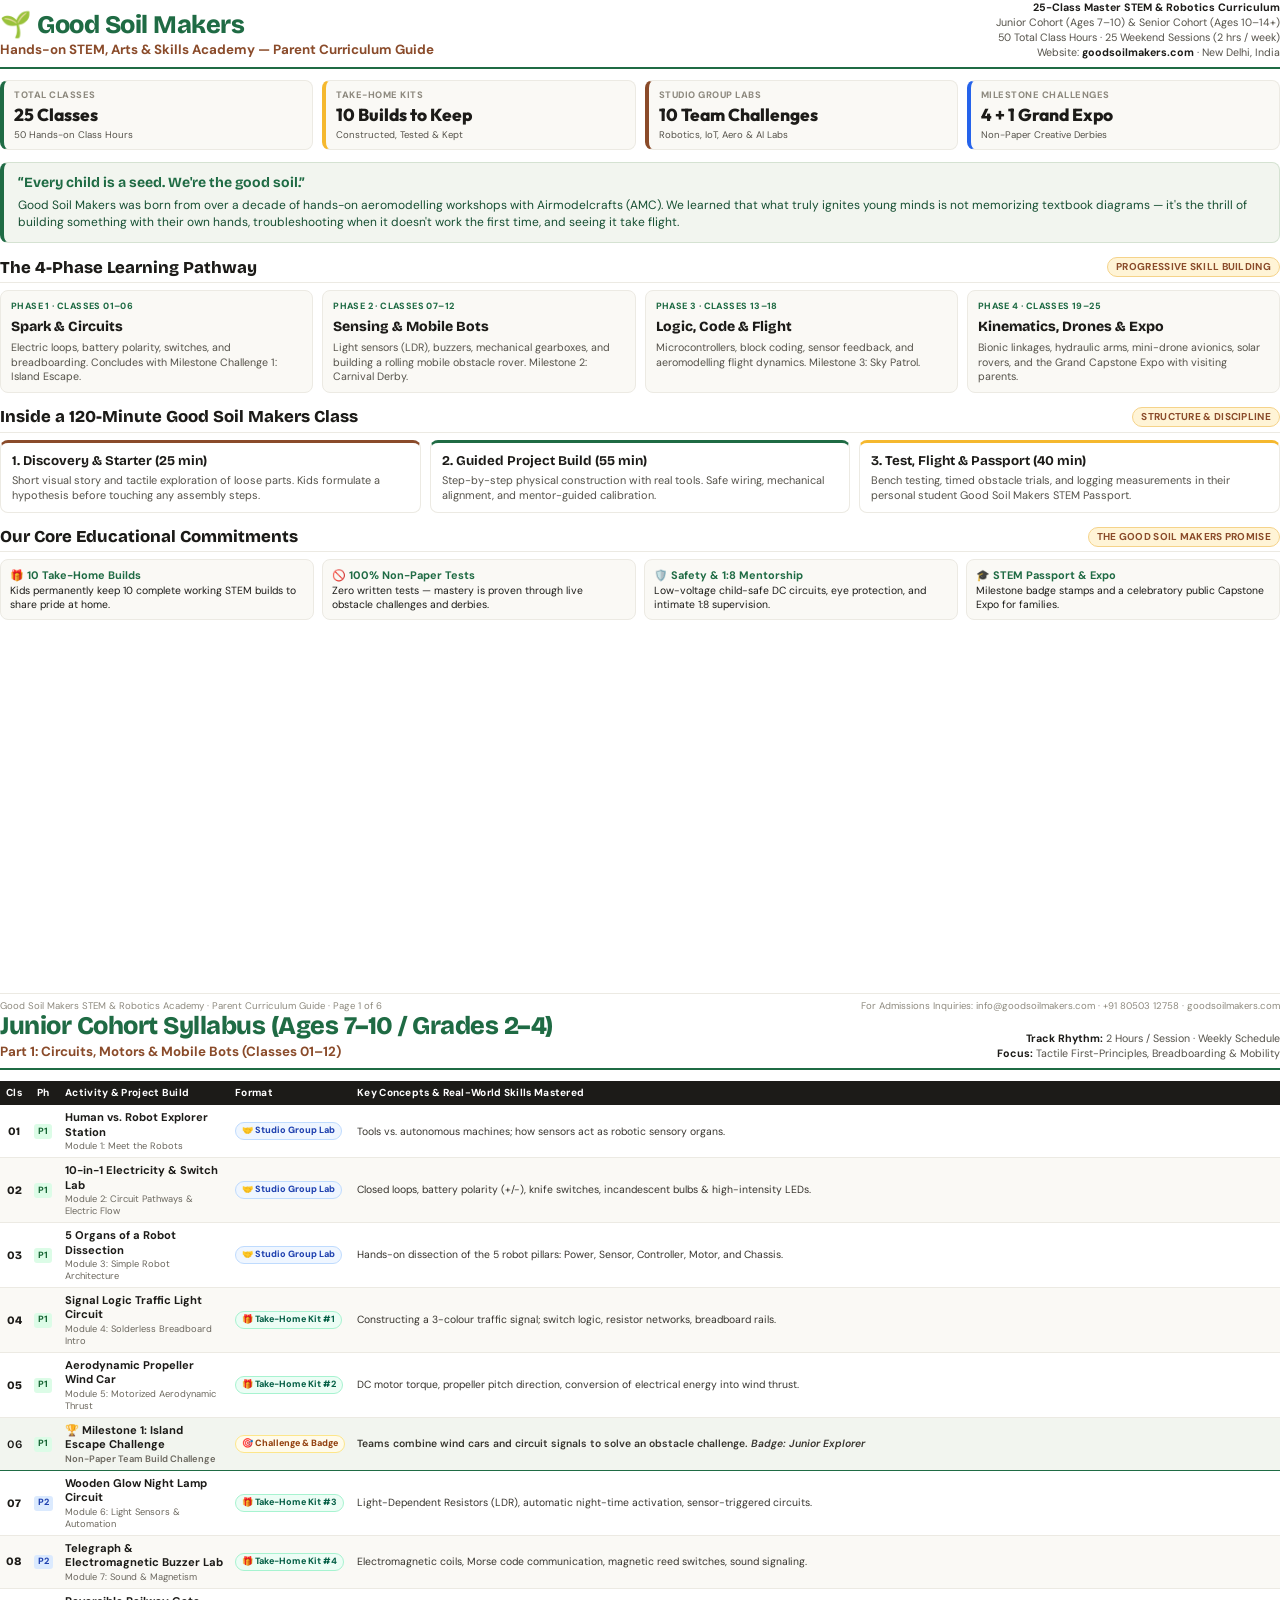
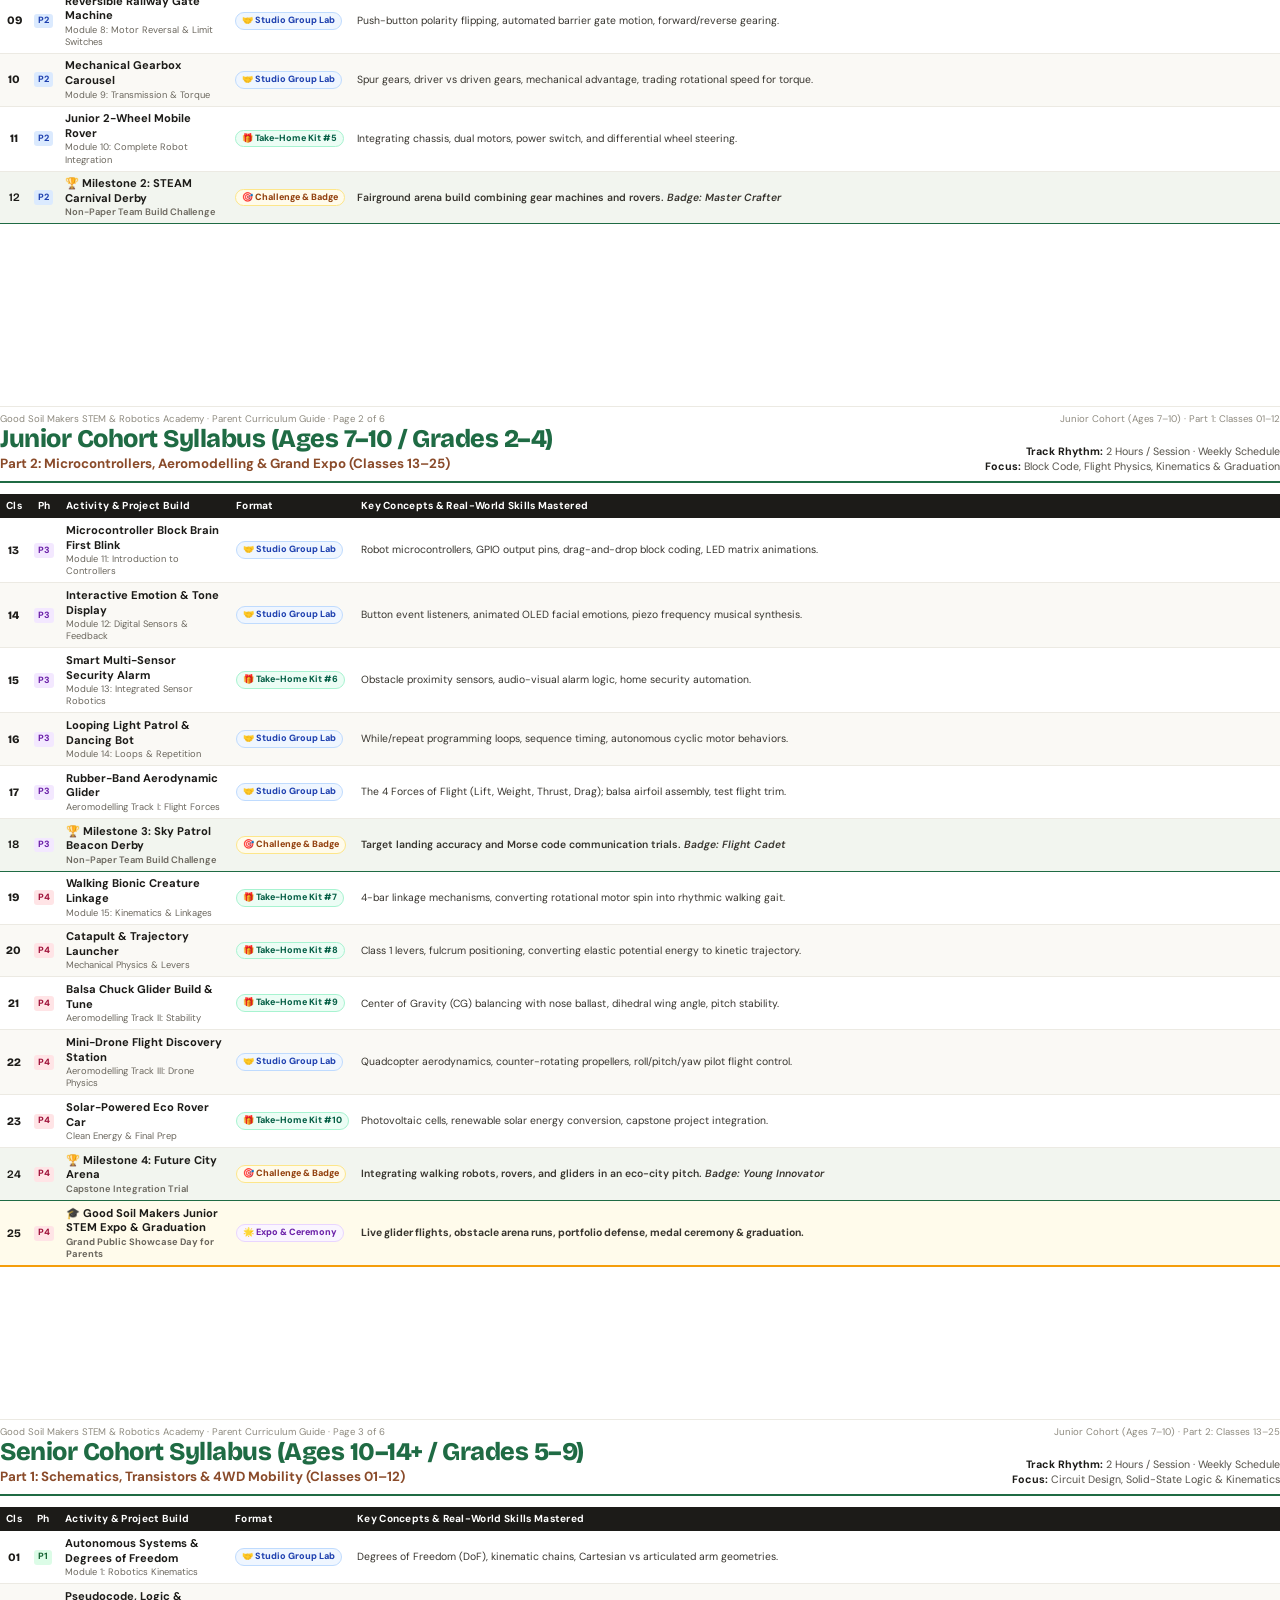
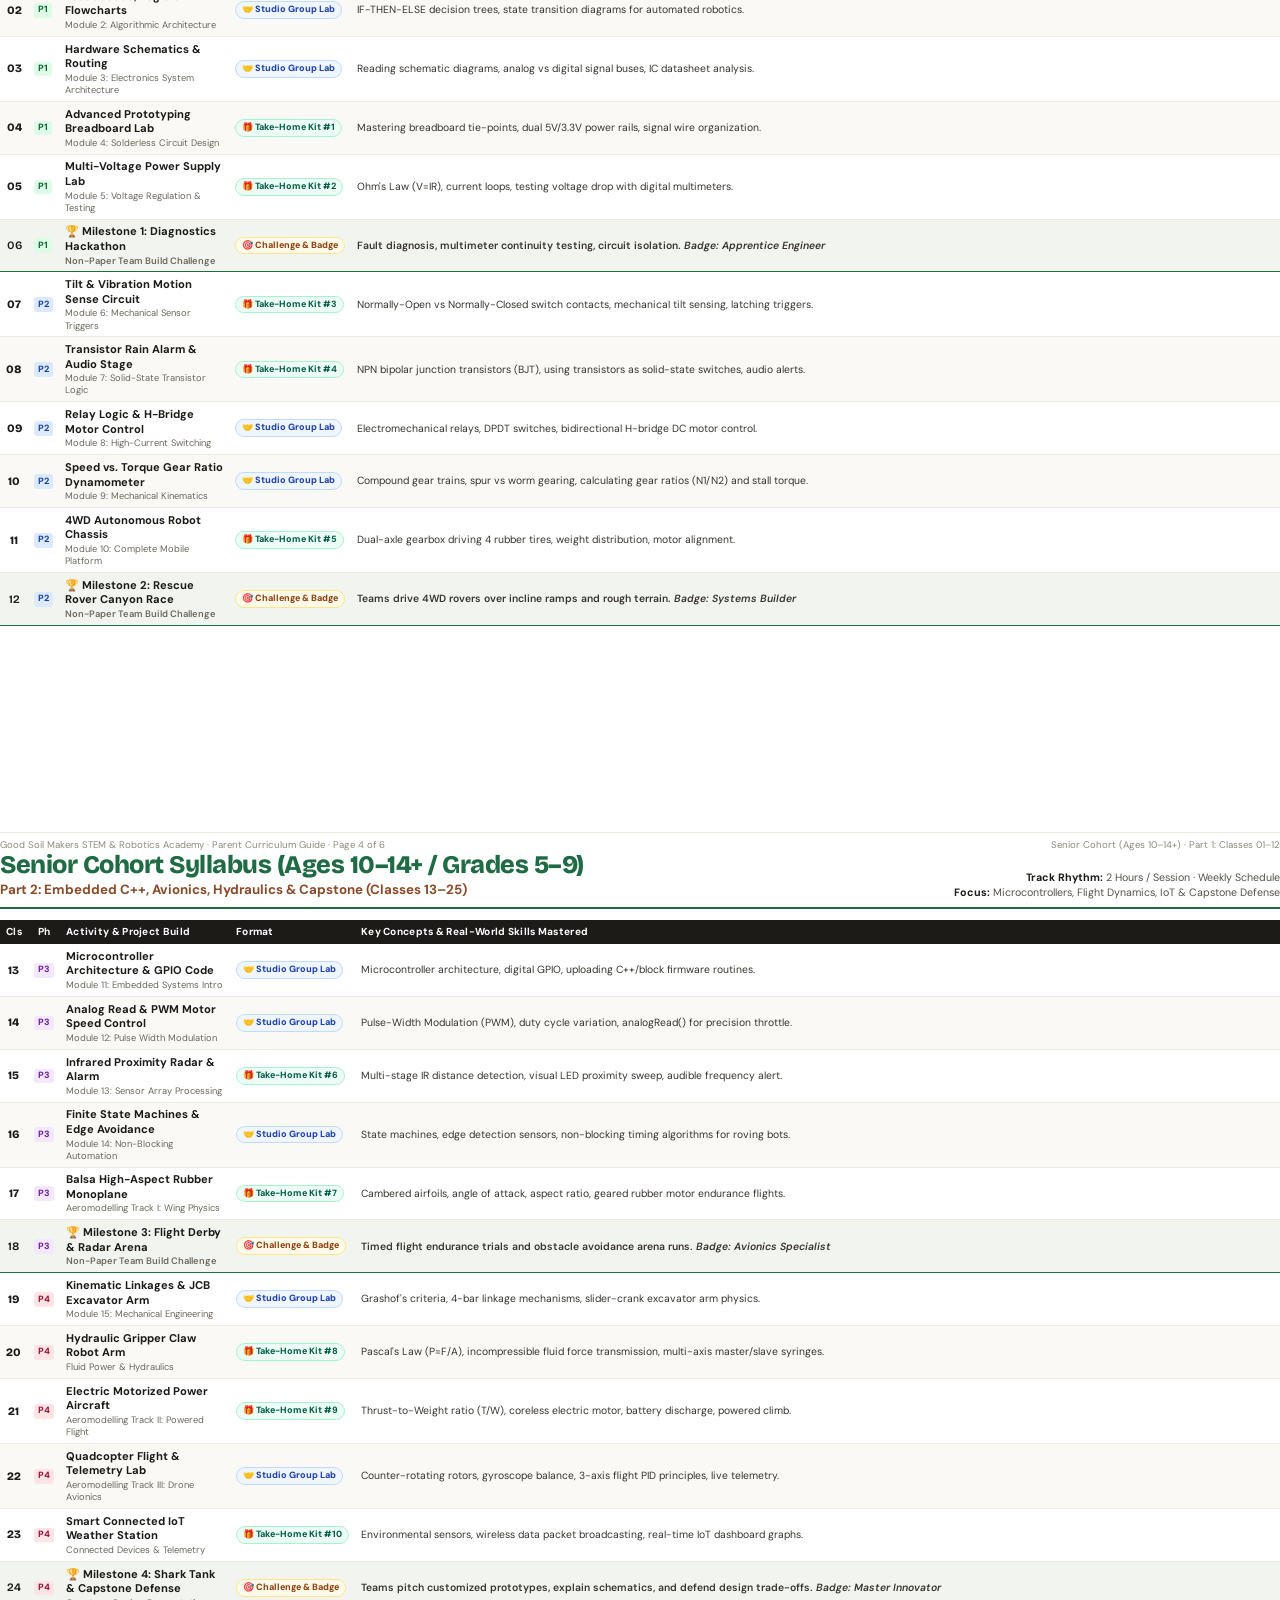
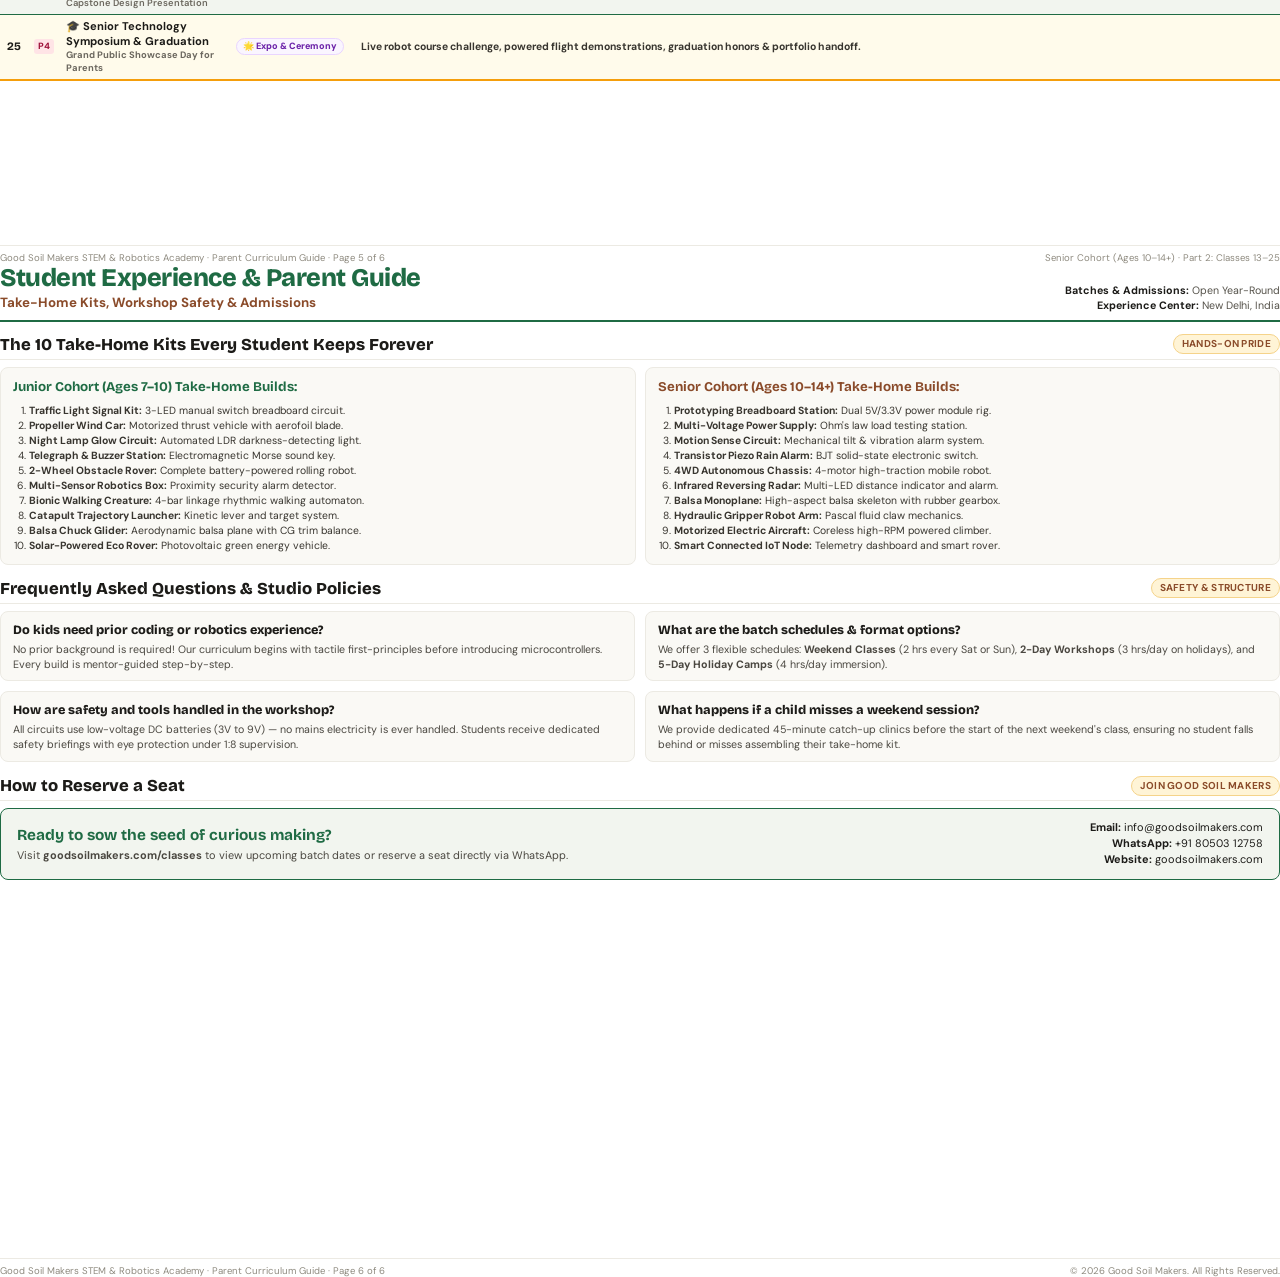
<file: Curriculum/curriculum_parents_edition.html>
<!DOCTYPE html>
<html lang="en">
<head>
  <meta charset="UTF-8">
  <title>Good Soil Makers — 25-Class Master STEM & Robotics Curriculum (Parent Edition)</title>
  <link rel="preconnect" href="https://fonts.googleapis.com">
  <link rel="preconnect" href="https://fonts.gstatic.com" crossorigin>
  <link href="https://fonts.googleapis.com/css2?family=DM+Sans:ital,wght@0,400;0,500;0,600;0,700;1,400&family=Outfit:wght@500;600;700;800&family=Bricolage+Grotesque:opsz,wght@12..96,600;12..96,700;12..96,800&display=swap" rel="stylesheet">
  <style>
    @page {
      size: A4 portrait;
      margin: 11mm 12mm 11mm 12mm;
    }
    
    * {
      box-sizing: border-box;
      margin: 0;
      padding: 0;
    }
    
    body {
      font-family: 'DM Sans', -apple-system, BlinkMacSystemFont, sans-serif;
      color: #1C1B18;
      background: #FFFFFF;
      font-size: 9.5pt;
      line-height: 1.4;
      -webkit-print-color-adjust: exact;
      print-color-adjust: exact;
    }

    .page {
      page-break-after: always;
      break-after: page;
      display: flex;
      flex-direction: column;
      min-height: 268mm;
      max-height: 268mm;
      overflow: hidden;
      box-sizing: border-box;
    }

    .page-last {
      page-break-after: avoid;
      break-after: avoid;
      display: flex;
      flex-direction: column;
      min-height: 268mm;
      max-height: 268mm;
      overflow: hidden;
      box-sizing: border-box;
    }

    /* ─── HEADER ─── */
    .header {
      border-bottom: 2.5px solid #1F6B44;
      padding-bottom: 7px;
      margin-bottom: 11px;
      display: flex;
      justify-content: space-between;
      align-items: flex-end;
    }

    .brand-title {
      font-family: 'Bricolage Grotesque', 'Outfit', sans-serif;
      font-size: 19pt;
      font-weight: 800;
      color: #1F6B44;
      letter-spacing: -0.5px;
      line-height: 1.05;
    }

    .brand-subtitle {
      font-size: 10pt;
      font-weight: 700;
      color: #8A4B2A;
      margin-top: 3px;
    }

    .header-meta {
      text-align: right;
      font-size: 8pt;
      color: #55524A;
      line-height: 1.4;
    }

    .header-meta strong {
      color: #1C1B18;
    }

    /* ─── OVERVIEW CARDS ─── */
    .summary-grid {
      display: grid;
      grid-template-columns: repeat(4, 1fr);
      gap: 9px;
      margin-bottom: 12px;
    }

    .summary-card {
      background: #FAF9F5;
      border: 1px solid #ECEAE3;
      border-radius: 8px;
      padding: 8px 10px;
      border-left: 4px solid #1F6B44;
    }

    .summary-card.amber { border-left-color: #F5B82E; }
    .summary-card.terracotta { border-left-color: #8A4B2A; }
    .summary-card.blue { border-left-color: #2563EB; }

    .summary-card .label {
      font-size: 7pt;
      text-transform: uppercase;
      font-weight: 800;
      color: #8E8A7F;
      letter-spacing: 0.5px;
    }

    .summary-card .val {
      font-family: 'Outfit', sans-serif;
      font-size: 13pt;
      font-weight: 800;
      color: #1C1B18;
      margin-top: 1px;
    }

    .summary-card .sub {
      font-size: 7.2pt;
      color: #55524A;
      margin-top: 1px;
    }

    /* ─── HIGHLIGHT BANNERS ─── */
    .highlight-banner {
      background: #F2F5EF;
      border: 1px solid #D5E2D2;
      border-left: 4.5px solid #1F6B44;
      border-radius: 8px;
      padding: 10px 14px;
      font-size: 9pt;
      color: #174F33;
      margin-bottom: 13px;
      line-height: 1.45;
    }

    .highlight-banner strong.quote {
      font-family: 'Bricolage Grotesque', sans-serif;
      font-size: 10.5pt;
      color: #1F6B44;
      display: block;
      margin-bottom: 3px;
    }

    .section-title {
      font-family: 'Bricolage Grotesque', 'Outfit', sans-serif;
      font-size: 12.5pt;
      font-weight: 800;
      color: #1C1B18;
      margin: 10px 0 7px 0;
      padding-bottom: 3px;
      border-bottom: 1.5px solid #ECEAE3;
      display: flex;
      align-items: center;
      justify-content: space-between;
    }

    .badge-scope {
      font-family: 'DM Sans', sans-serif;
      font-size: 7.5pt;
      background: #FFF4D6;
      color: #8A4B2A;
      border: 1px solid #F5D38A;
      padding: 2px 8px;
      border-radius: 999px;
      font-weight: 700;
      text-transform: uppercase;
      letter-spacing: 0.3px;
    }

    /* ─── 4-PHASE PROGRESSION GRID ─── */
    .progression-grid {
      display: grid;
      grid-template-columns: repeat(4, 1fr);
      gap: 9px;
      margin-bottom: 12px;
    }

    .progression-card {
      background: #FAF9F5;
      border: 1px solid #ECEAE3;
      border-radius: 8px;
      padding: 9px 10px;
      display: flex;
      flex-direction: column;
      gap: 4px;
    }

    .progression-card .p-tag {
      font-size: 6.8pt;
      font-weight: 800;
      letter-spacing: 0.4px;
      text-transform: uppercase;
      color: #1F6B44;
    }

    .progression-card h4 {
      font-family: 'Bricolage Grotesque', sans-serif;
      font-size: 10.5pt;
      color: #1C1B18;
      margin: 0;
      font-weight: 800;
    }

    .progression-card p {
      font-size: 8pt;
      color: #55524A;
      line-height: 1.35;
    }

    /* ─── SESSION STAGES ─── */
    .session-stages {
      display: grid;
      grid-template-columns: repeat(3, 1fr);
      gap: 9px;
      margin-bottom: 12px;
    }

    .stage-card {
      background: #FFFFFF;
      border: 1px solid #ECEAE3;
      border-radius: 8px;
      padding: 9px 11px;
      border-top: 3.5px solid #8A4B2A;
    }

    .stage-card.mid { border-top-color: #1F6B44; }
    .stage-card.end { border-top-color: #F5B82E; }

    .stage-card strong {
      font-family: 'Bricolage Grotesque', sans-serif;
      font-size: 10pt;
      color: #1C1B18;
      display: block;
      margin-bottom: 3px;
    }

    .stage-card p {
      font-size: 8.2pt;
      color: #55524A;
      line-height: 1.35;
    }

    /* ─── PROMISES BAR ─── */
    .promises-grid {
      display: grid;
      grid-template-columns: repeat(4, 1fr);
      gap: 8px;
      margin-bottom: 10px;
    }

    .promise-pill {
      background: #FAF9F5;
      border: 1px solid #ECEAE3;
      border-radius: 8px;
      padding: 8px 9px;
      font-size: 7.8pt;
      color: #1C1B18;
      line-height: 1.3;
    }

    .promise-pill strong {
      display: block;
      color: #1F6B44;
      font-size: 8.2pt;
      margin-bottom: 2px;
    }

    /* ─── TABLES ─── */
    .syllabus-table {
      width: 100%;
      border-collapse: collapse;
      margin-bottom: 8px;
      font-size: 8pt;
    }

    .syllabus-table th {
      background: #1C1B18;
      color: #FFFFFF;
      font-weight: 700;
      text-align: left;
      padding: 5px 6px;
      font-size: 7.6pt;
      letter-spacing: 0.3px;
    }

    .syllabus-table td {
      padding: 4.8px 6px;
      border-bottom: 0.5px solid #ECEAE3;
      vertical-align: middle;
      line-height: 1.3;
    }

    .syllabus-table tr:nth-child(even) td {
      background: #FAF9F5;
    }

    .syllabus-table tr.assessment-row td {
      background: #F2F5EF !important;
      border-top: 1px solid #C1D8BD;
      border-bottom: 1.5px solid #1F6B44;
      font-weight: 600;
    }

    .syllabus-table tr.expo-row td {
      background: #FFFBEB !important;
      border-top: 1px solid #FDE68A;
      border-bottom: 2px solid #F59E0B;
      font-weight: 700;
    }

    .cls-num {
      font-family: 'Bricolage Grotesque', sans-serif;
      font-weight: 800;
      color: #1C1B18;
      font-size: 8.5pt;
      text-align: center;
      width: 24px;
    }

    .phase-badge {
      display: inline-block;
      font-size: 6.8pt;
      font-weight: 800;
      padding: 1.5px 4px;
      border-radius: 3px;
      text-align: center;
    }

    .phase-p1 { background: #DCFCE7; color: #166534; }
    .phase-p2 { background: #DBEAFE; color: #1E40AF; }
    .phase-p3 { background: #F3E8FF; color: #6B21A8; }
    .phase-p4 { background: #FFE4E6; color: #9F1239; }

    .format-badge {
      display: inline-block;
      font-size: 6.8pt;
      font-weight: 800;
      padding: 2px 6px;
      border-radius: 999px;
      white-space: nowrap;
    }

    .format-takehome {
      background: #ECFDF5;
      color: #065F46;
      border: 1px solid #A7F3D0;
    }

    .format-group {
      background: #EFF6FF;
      color: #1E40AF;
      border: 1px solid #BFDBFE;
    }

    .format-assess {
      background: #FFFBEB;
      color: #92400E;
      border: 1px solid #FDE68A;
    }

    .format-expo {
      background: #FAF5FF;
      color: #6B21A8;
      border: 1px solid #E9D5FF;
    }

    .activity-name {
      font-weight: 700;
      color: #1C1B18;
      font-size: 8.4pt;
    }

    .activity-sub {
      font-size: 7pt;
      color: #6B675E;
      margin-top: 1px;
    }

    .concepts {
      color: #38352F;
      font-size: 7.8pt;
    }

    /* ─── PARENT FAQ GRID ─── */
    .faq-grid {
      display: grid;
      grid-template-columns: repeat(2, 1fr);
      gap: 10px;
      margin-bottom: 12px;
    }

    .faq-item {
      background: #FAF9F5;
      border: 1px solid #ECEAE3;
      border-radius: 8px;
      padding: 9px 12px;
    }

    .faq-item h5 {
      font-family: 'Bricolage Grotesque', sans-serif;
      font-size: 9.5pt;
      font-weight: 800;
      color: #1C1B18;
      margin-bottom: 3px;
    }

    .faq-item p {
      font-size: 8pt;
      color: #4A4740;
      line-height: 1.4;
    }

    /* ─── FOOTER ─── */
    .doc-footer {
      border-top: 1px solid #ECEAE3;
      padding-top: 5px;
      display: flex;
      justify-content: space-between;
      align-items: center;
      font-size: 7.2pt;
      color: #8E8A7F;
      margin-top: auto;
    }
  </style>
</head>
<body>

  <!-- ═════════════════════════════════════════════════════════════════ -->
  <!-- PAGE 1: OVERVIEW, PHILOSOPHY & LEARNING JOURNEY -->
  <!-- ═════════════════════════════════════════════════════════════════ -->
  <div class="page">
    <div>
      <div class="header">
        <div>
          <div class="brand-title">🌱 Good Soil Makers</div>
          <div class="brand-subtitle">Hands-on STEM, Arts & Skills Academy — Parent Curriculum Guide</div>
        </div>
        <div class="header-meta">
          <div><strong>25-Class Master STEM & Robotics Curriculum</strong></div>
          <div>Junior Cohort (Ages 7–10) & Senior Cohort (Ages 10–14+)</div>
          <div>50 Total Class Hours · 25 Weekend Sessions (2 hrs / week)</div>
          <div>Website: <strong>goodsoilmakers.com</strong> · New Delhi, India</div>
        </div>
      </div>

      <!-- SUMMARY STAT CARDS -->
      <div class="summary-grid">
        <div class="summary-card">
          <div class="label">Total Classes</div>
          <div class="val">25 Classes</div>
          <div class="sub">50 Hands-on Class Hours</div>
        </div>
        <div class="summary-card amber">
          <div class="label">Take-Home Kits</div>
          <div class="val">10 Builds to Keep</div>
          <div class="sub">Constructed, Tested & Kept</div>
        </div>
        <div class="summary-card terracotta">
          <div class="label">Studio Group Labs</div>
          <div class="val">10 Team Challenges</div>
          <div class="sub">Robotics, IoT, Aero & AI Labs</div>
        </div>
        <div class="summary-card blue">
          <div class="label">Milestone Challenges</div>
          <div class="val">4 + 1 Grand Expo</div>
          <div class="sub">Non-Paper Creative Derbies</div>
        </div>
      </div>

      <div class="highlight-banner">
        <strong class="quote">“Every child is a seed. We're the good soil.”</strong>
        Good Soil Makers was born from over a decade of hands-on aeromodelling workshops with Airmodelcrafts (AMC). We learned that what truly ignites young minds is not memorizing textbook diagrams — it's the thrill of building something with their own hands, troubleshooting when it doesn't work the first time, and seeing it take flight.
      </div>

      <!-- 4-PHASE PROGRESSION -->
      <div class="section-title">
        <span>The 4-Phase Learning Pathway</span>
        <span class="badge-scope">Progressive Skill Building</span>
      </div>

      <div class="progression-grid">
        <div class="progression-card">
          <span class="p-tag">Phase 1 · Classes 01–06</span>
          <h4>Spark & Circuits</h4>
          <p>Electric loops, battery polarity, switches, and breadboarding. Concludes with Milestone Challenge 1: Island Escape.</p>
        </div>
        <div class="progression-card">
          <span class="p-tag">Phase 2 · Classes 07–12</span>
          <h4>Sensing & Mobile Bots</h4>
          <p>Light sensors (LDR), buzzers, mechanical gearboxes, and building a rolling mobile obstacle rover. Milestone 2: Carnival Derby.</p>
        </div>
        <div class="progression-card">
          <span class="p-tag">Phase 3 · Classes 13–18</span>
          <h4>Logic, Code & Flight</h4>
          <p>Microcontrollers, block coding, sensor feedback, and aeromodelling flight dynamics. Milestone 3: Sky Patrol.</p>
        </div>
        <div class="progression-card">
          <span class="p-tag">Phase 4 · Classes 19–25</span>
          <h4>Kinematics, Drones & Expo</h4>
          <p>Bionic linkages, hydraulic arms, mini-drone avionics, solar rovers, and the Grand Capstone Expo with visiting parents.</p>
        </div>
      </div>

      <!-- SESSION ARCHITECTURE -->
      <div class="section-title">
        <span>Inside a 120-Minute Good Soil Makers Class</span>
        <span class="badge-scope">Structure & Discipline</span>
      </div>

      <div class="session-stages">
        <div class="stage-card">
          <strong>1. Discovery & Starter (25 min)</strong>
          <p>Short visual story and tactile exploration of loose parts. Kids formulate a hypothesis before touching any assembly steps.</p>
        </div>
        <div class="stage-card mid">
          <strong>2. Guided Project Build (55 min)</strong>
          <p>Step-by-step physical construction with real tools. Safe wiring, mechanical alignment, and mentor-guided calibration.</p>
        </div>
        <div class="stage-card end">
          <strong>3. Test, Flight & Passport (40 min)</strong>
          <p>Bench testing, timed obstacle trials, and logging measurements in their personal student Good Soil Makers STEM Passport.</p>
        </div>
      </div>

      <!-- COMMITMENTS -->
      <div class="section-title">
        <span>Our Core Educational Commitments</span>
        <span class="badge-scope">The Good Soil Makers Promise</span>
      </div>

      <div class="promises-grid">
        <div class="promise-pill">
          <strong>🎁 10 Take-Home Builds</strong>
          Kids permanently keep 10 complete working STEM builds to share pride at home.
        </div>
        <div class="promise-pill">
          <strong>🚫 100% Non-Paper Tests</strong>
          Zero written tests — mastery is proven through live obstacle challenges and derbies.
        </div>
        <div class="promise-pill">
          <strong>🛡️ Safety & 1:8 Mentorship</strong>
          Low-voltage child-safe DC circuits, eye protection, and intimate 1:8 supervision.
        </div>
        <div class="promise-pill">
          <strong>🎓 STEM Passport & Expo</strong>
          Milestone badge stamps and a celebratory public Capstone Expo for families.
        </div>
      </div>
    </div>

    <div class="doc-footer">
      <span>Good Soil Makers STEM & Robotics Academy · Parent Curriculum Guide · Page 1 of 6</span>
      <span>For Admissions Inquiries: info@goodsoilmakers.com · +91 80503 12758 · goodsoilmakers.com</span>
    </div>
  </div>

  <!-- ═════════════════════════════════════════════════════════════════ -->
  <!-- PAGE 2: JUNIOR COHORT SYLLABUS — PART 1 (CLASSES 01–12) -->
  <!-- ═════════════════════════════════════════════════════════════════ -->
  <div class="page">
    <div>
      <div class="header">
        <div>
          <div class="brand-title">Junior Cohort Syllabus (Ages 7–10 / Grades 2–4)</div>
          <div class="brand-subtitle">Part 1: Circuits, Motors & Mobile Bots (Classes 01–12)</div>
        </div>
        <div class="header-meta">
          <div><strong>Track Rhythm:</strong> 2 Hours / Session · Weekly Schedule</div>
          <div><strong>Focus:</strong> Tactile First-Principles, Breadboarding & Mobility</div>
        </div>
      </div>

      <table class="syllabus-table">
        <thead>
          <tr>
            <th style="width: 24px; text-align: center;">Cls</th>
            <th style="width: 26px; text-align: center;">Ph</th>
            <th style="width: 170px;">Activity & Project Build</th>
            <th style="width: 105px;">Format</th>
            <th>Key Concepts & Real-World Skills Mastered</th>
          </tr>
        </thead>
        <tbody>
          <tr>
            <td class="cls-num">01</td>
            <td><span class="phase-badge phase-p1">P1</span></td>
            <td><div class="activity-name">Human vs. Robot Explorer Station</div><div class="activity-sub">Module 1: Meet the Robots</div></td>
            <td><span class="format-badge format-group">🤝 Studio Group Lab</span></td>
            <td class="concepts">Tools vs. autonomous machines; how sensors act as robotic sensory organs.</td>
          </tr>
          <tr>
            <td class="cls-num">02</td>
            <td><span class="phase-badge phase-p1">P1</span></td>
            <td><div class="activity-name">10-in-1 Electricity & Switch Lab</div><div class="activity-sub">Module 2: Circuit Pathways & Electric Flow</div></td>
            <td><span class="format-badge format-group">🤝 Studio Group Lab</span></td>
            <td class="concepts">Closed loops, battery polarity (+/-), knife switches, incandescent bulbs & high-intensity LEDs.</td>
          </tr>
          <tr>
            <td class="cls-num">03</td>
            <td><span class="phase-badge phase-p1">P1</span></td>
            <td><div class="activity-name">5 Organs of a Robot Dissection</div><div class="activity-sub">Module 3: Simple Robot Architecture</div></td>
            <td><span class="format-badge format-group">🤝 Studio Group Lab</span></td>
            <td class="concepts">Hands-on dissection of the 5 robot pillars: Power, Sensor, Controller, Motor, and Chassis.</td>
          </tr>
          <tr>
            <td class="cls-num">04</td>
            <td><span class="phase-badge phase-p1">P1</span></td>
            <td><div class="activity-name">Signal Logic Traffic Light Circuit</div><div class="activity-sub">Module 4: Solderless Breadboard Intro</div></td>
            <td><span class="format-badge format-takehome">🎁 Take-Home Kit #1</span></td>
            <td class="concepts">Constructing a 3-colour traffic signal; switch logic, resistor networks, breadboard rails.</td>
          </tr>
          <tr>
            <td class="cls-num">05</td>
            <td><span class="phase-badge phase-p1">P1</span></td>
            <td><div class="activity-name">Aerodynamic Propeller Wind Car</div><div class="activity-sub">Module 5: Motorized Aerodynamic Thrust</div></td>
            <td><span class="format-badge format-takehome">🎁 Take-Home Kit #2</span></td>
            <td class="concepts">DC motor torque, propeller pitch direction, conversion of electrical energy into wind thrust.</td>
          </tr>
          <tr class="assessment-row">
            <td class="cls-num">06</td>
            <td><span class="phase-badge phase-p1">P1</span></td>
            <td><div class="activity-name">🏆 Milestone 1: Island Escape Challenge</div><div class="activity-sub">Non-Paper Team Build Challenge</div></td>
            <td><span class="format-badge format-assess">🎯 Challenge & Badge</span></td>
            <td class="concepts">Teams combine wind cars and circuit signals to solve an obstacle challenge. <em>Badge: Junior Explorer</em></td>
          </tr>
          <tr>
            <td class="cls-num">07</td>
            <td><span class="phase-badge phase-p2">P2</span></td>
            <td><div class="activity-name">Wooden Glow Night Lamp Circuit</div><div class="activity-sub">Module 6: Light Sensors & Automation</div></td>
            <td><span class="format-badge format-takehome">🎁 Take-Home Kit #3</span></td>
            <td class="concepts">Light-Dependent Resistors (LDR), automatic night-time activation, sensor-triggered circuits.</td>
          </tr>
          <tr>
            <td class="cls-num">08</td>
            <td><span class="phase-badge phase-p2">P2</span></td>
            <td><div class="activity-name">Telegraph & Electromagnetic Buzzer Lab</div><div class="activity-sub">Module 7: Sound & Magnetism</div></td>
            <td><span class="format-badge format-takehome">🎁 Take-Home Kit #4</span></td>
            <td class="concepts">Electromagnetic coils, Morse code communication, magnetic reed switches, sound signaling.</td>
          </tr>
          <tr>
            <td class="cls-num">09</td>
            <td><span class="phase-badge phase-p2">P2</span></td>
            <td><div class="activity-name">Reversible Railway Gate Machine</div><div class="activity-sub">Module 8: Motor Reversal & Limit Switches</div></td>
            <td><span class="format-badge format-group">🤝 Studio Group Lab</span></td>
            <td class="concepts">Push-button polarity flipping, automated barrier gate motion, forward/reverse gearing.</td>
          </tr>
          <tr>
            <td class="cls-num">10</td>
            <td><span class="phase-badge phase-p2">P2</span></td>
            <td><div class="activity-name">Mechanical Gearbox Carousel</div><div class="activity-sub">Module 9: Transmission & Torque</div></td>
            <td><span class="format-badge format-group">🤝 Studio Group Lab</span></td>
            <td class="concepts">Spur gears, driver vs driven gears, mechanical advantage, trading rotational speed for torque.</td>
          </tr>
          <tr>
            <td class="cls-num">11</td>
            <td><span class="phase-badge phase-p2">P2</span></td>
            <td><div class="activity-name">Junior 2-Wheel Mobile Rover</div><div class="activity-sub">Module 10: Complete Robot Integration</div></td>
            <td><span class="format-badge format-takehome">🎁 Take-Home Kit #5</span></td>
            <td class="concepts">Integrating chassis, dual motors, power switch, and differential wheel steering.</td>
          </tr>
          <tr class="assessment-row">
            <td class="cls-num">12</td>
            <td><span class="phase-badge phase-p2">P2</span></td>
            <td><div class="activity-name">🏆 Milestone 2: STEAM Carnival Derby</div><div class="activity-sub">Non-Paper Team Build Challenge</div></td>
            <td><span class="format-badge format-assess">🎯 Challenge & Badge</span></td>
            <td class="concepts">Fairground arena build combining gear machines and rovers. <em>Badge: Master Crafter</em></td>
          </tr>
        </tbody>
      </table>
    </div>

    <div class="doc-footer">
      <span>Good Soil Makers STEM & Robotics Academy · Parent Curriculum Guide · Page 2 of 6</span>
      <span>Junior Cohort (Ages 7–10) · Part 1: Classes 01–12</span>
    </div>
  </div>

  <!-- ═════════════════════════════════════════════════════════════════ -->
  <!-- PAGE 3: JUNIOR COHORT SYLLABUS — PART 2 (CLASSES 13–25) -->
  <!-- ═════════════════════════════════════════════════════════════════ -->
  <div class="page">
    <div>
      <div class="header">
        <div>
          <div class="brand-title">Junior Cohort Syllabus (Ages 7–10 / Grades 2–4)</div>
          <div class="brand-subtitle">Part 2: Microcontrollers, Aeromodelling & Grand Expo (Classes 13–25)</div>
        </div>
        <div class="header-meta">
          <div><strong>Track Rhythm:</strong> 2 Hours / Session · Weekly Schedule</div>
          <div><strong>Focus:</strong> Block Code, Flight Physics, Kinematics & Graduation</div>
        </div>
      </div>

      <table class="syllabus-table">
        <thead>
          <tr>
            <th style="width: 24px; text-align: center;">Cls</th>
            <th style="width: 26px; text-align: center;">Ph</th>
            <th style="width: 170px;">Activity & Project Build</th>
            <th style="width: 105px;">Format</th>
            <th>Key Concepts & Real-World Skills Mastered</th>
          </tr>
        </thead>
        <tbody>
          <tr>
            <td class="cls-num">13</td>
            <td><span class="phase-badge phase-p3">P3</span></td>
            <td><div class="activity-name">Microcontroller Block Brain First Blink</div><div class="activity-sub">Module 11: Introduction to Controllers</div></td>
            <td><span class="format-badge format-group">🤝 Studio Group Lab</span></td>
            <td class="concepts">Robot microcontrollers, GPIO output pins, drag-and-drop block coding, LED matrix animations.</td>
          </tr>
          <tr>
            <td class="cls-num">14</td>
            <td><span class="phase-badge phase-p3">P3</span></td>
            <td><div class="activity-name">Interactive Emotion & Tone Display</div><div class="activity-sub">Module 12: Digital Sensors & Feedback</div></td>
            <td><span class="format-badge format-group">🤝 Studio Group Lab</span></td>
            <td class="concepts">Button event listeners, animated OLED facial emotions, piezo frequency musical synthesis.</td>
          </tr>
          <tr>
            <td class="cls-num">15</td>
            <td><span class="phase-badge phase-p3">P3</span></td>
            <td><div class="activity-name">Smart Multi-Sensor Security Alarm</div><div class="activity-sub">Module 13: Integrated Sensor Robotics</div></td>
            <td><span class="format-badge format-takehome">🎁 Take-Home Kit #6</span></td>
            <td class="concepts">Obstacle proximity sensors, audio-visual alarm logic, home security automation.</td>
          </tr>
          <tr>
            <td class="cls-num">16</td>
            <td><span class="phase-badge phase-p3">P3</span></td>
            <td><div class="activity-name">Looping Light Patrol & Dancing Bot</div><div class="activity-sub">Module 14: Loops & Repetition</div></td>
            <td><span class="format-badge format-group">🤝 Studio Group Lab</span></td>
            <td class="concepts">While/repeat programming loops, sequence timing, autonomous cyclic motor behaviors.</td>
          </tr>
          <tr>
            <td class="cls-num">17</td>
            <td><span class="phase-badge phase-p3">P3</span></td>
            <td><div class="activity-name">Rubber-Band Aerodynamic Glider</div><div class="activity-sub">Aeromodelling Track I: Flight Forces</div></td>
            <td><span class="format-badge format-group">🤝 Studio Group Lab</span></td>
            <td class="concepts">The 4 Forces of Flight (Lift, Weight, Thrust, Drag); balsa airfoil assembly, test flight trim.</td>
          </tr>
          <tr class="assessment-row">
            <td class="cls-num">18</td>
            <td><span class="phase-badge phase-p3">P3</span></td>
            <td><div class="activity-name">🏆 Milestone 3: Sky Patrol Beacon Derby</div><div class="activity-sub">Non-Paper Team Build Challenge</div></td>
            <td><span class="format-badge format-assess">🎯 Challenge & Badge</span></td>
            <td class="concepts">Target landing accuracy and Morse code communication trials. <em>Badge: Flight Cadet</em></td>
          </tr>
          <tr>
            <td class="cls-num">19</td>
            <td><span class="phase-badge phase-p4">P4</span></td>
            <td><div class="activity-name">Walking Bionic Creature Linkage</div><div class="activity-sub">Module 15: Kinematics & Linkages</div></td>
            <td><span class="format-badge format-takehome">🎁 Take-Home Kit #7</span></td>
            <td class="concepts">4-bar linkage mechanisms, converting rotational motor spin into rhythmic walking gait.</td>
          </tr>
          <tr>
            <td class="cls-num">20</td>
            <td><span class="phase-badge phase-p4">P4</span></td>
            <td><div class="activity-name">Catapult & Trajectory Launcher</div><div class="activity-sub">Mechanical Physics & Levers</div></td>
            <td><span class="format-badge format-takehome">🎁 Take-Home Kit #8</span></td>
            <td class="concepts">Class 1 levers, fulcrum positioning, converting elastic potential energy to kinetic trajectory.</td>
          </tr>
          <tr>
            <td class="cls-num">21</td>
            <td><span class="phase-badge phase-p4">P4</span></td>
            <td><div class="activity-name">Balsa Chuck Glider Build & Tune</div><div class="activity-sub">Aeromodelling Track II: Stability</div></td>
            <td><span class="format-badge format-takehome">🎁 Take-Home Kit #9</span></td>
            <td class="concepts">Center of Gravity (CG) balancing with nose ballast, dihedral wing angle, pitch stability.</td>
          </tr>
          <tr>
            <td class="cls-num">22</td>
            <td><span class="phase-badge phase-p4">P4</span></td>
            <td><div class="activity-name">Mini-Drone Flight Discovery Station</div><div class="activity-sub">Aeromodelling Track III: Drone Physics</div></td>
            <td><span class="format-badge format-group">🤝 Studio Group Lab</span></td>
            <td class="concepts">Quadcopter aerodynamics, counter-rotating propellers, roll/pitch/yaw pilot flight control.</td>
          </tr>
          <tr>
            <td class="cls-num">23</td>
            <td><span class="phase-badge phase-p4">P4</span></td>
            <td><div class="activity-name">Solar-Powered Eco Rover Car</div><div class="activity-sub">Clean Energy & Final Prep</div></td>
            <td><span class="format-badge format-takehome">🎁 Take-Home Kit #10</span></td>
            <td class="concepts">Photovoltaic cells, renewable solar energy conversion, capstone project integration.</td>
          </tr>
          <tr class="assessment-row">
            <td class="cls-num">24</td>
            <td><span class="phase-badge phase-p4">P4</span></td>
            <td><div class="activity-name">🏆 Milestone 4: Future City Arena</div><div class="activity-sub">Capstone Integration Trial</div></td>
            <td><span class="format-badge format-assess">🎯 Challenge & Badge</span></td>
            <td class="concepts">Integrating walking robots, rovers, and gliders in an eco-city pitch. <em>Badge: Young Innovator</em></td>
          </tr>
          <tr class="expo-row">
            <td class="cls-num">25</td>
            <td><span class="phase-badge phase-p4">P4</span></td>
            <td><div class="activity-name">🎓 Good Soil Makers Junior STEM Expo & Graduation</div><div class="activity-sub">Grand Public Showcase Day for Parents</div></td>
            <td><span class="format-badge format-expo">🌟 Expo & Ceremony</span></td>
            <td class="concepts">Live glider flights, obstacle arena runs, portfolio defense, medal ceremony & graduation.</td>
          </tr>
        </tbody>
      </table>
    </div>

    <div class="doc-footer">
      <span>Good Soil Makers STEM & Robotics Academy · Parent Curriculum Guide · Page 3 of 6</span>
      <span>Junior Cohort (Ages 7–10) · Part 2: Classes 13–25</span>
    </div>
  </div>

  <!-- ═════════════════════════════════════════════════════════════════ -->
  <!-- PAGE 4: SENIOR COHORT SYLLABUS — PART 1 (CLASSES 01–12) -->
  <!-- ═════════════════════════════════════════════════════════════════ -->
  <div class="page">
    <div>
      <div class="header">
        <div>
          <div class="brand-title">Senior Cohort Syllabus (Ages 10–14+ / Grades 5–9)</div>
          <div class="brand-subtitle">Part 1: Schematics, Transistors & 4WD Mobility (Classes 01–12)</div>
        </div>
        <div class="header-meta">
          <div><strong>Track Rhythm:</strong> 2 Hours / Session · Weekly Schedule</div>
          <div><strong>Focus:</strong> Circuit Design, Solid-State Logic & Kinematics</div>
        </div>
      </div>

      <table class="syllabus-table">
        <thead>
          <tr>
            <th style="width: 24px; text-align: center;">Cls</th>
            <th style="width: 26px; text-align: center;">Ph</th>
            <th style="width: 170px;">Activity & Project Build</th>
            <th style="width: 105px;">Format</th>
            <th>Key Concepts & Real-World Skills Mastered</th>
          </tr>
        </thead>
        <tbody>
          <tr>
            <td class="cls-num">01</td>
            <td><span class="phase-badge phase-p1">P1</span></td>
            <td><div class="activity-name">Autonomous Systems & Degrees of Freedom</div><div class="activity-sub">Module 1: Robotics Kinematics</div></td>
            <td><span class="format-badge format-group">🤝 Studio Group Lab</span></td>
            <td class="concepts">Degrees of Freedom (DoF), kinematic chains, Cartesian vs articulated arm geometries.</td>
          </tr>
          <tr>
            <td class="cls-num">02</td>
            <td><span class="phase-badge phase-p1">P1</span></td>
            <td><div class="activity-name">Pseudocode, Logic & Flowcharts</div><div class="activity-sub">Module 2: Algorithmic Architecture</div></td>
            <td><span class="format-badge format-group">🤝 Studio Group Lab</span></td>
            <td class="concepts">IF-THEN-ELSE decision trees, state transition diagrams for automated robotics.</td>
          </tr>
          <tr>
            <td class="cls-num">03</td>
            <td><span class="phase-badge phase-p1">P1</span></td>
            <td><div class="activity-name">Hardware Schematics & Routing</div><div class="activity-sub">Module 3: Electronics System Architecture</div></td>
            <td><span class="format-badge format-group">🤝 Studio Group Lab</span></td>
            <td class="concepts">Reading schematic diagrams, analog vs digital signal buses, IC datasheet analysis.</td>
          </tr>
          <tr>
            <td class="cls-num">04</td>
            <td><span class="phase-badge phase-p1">P1</span></td>
            <td><div class="activity-name">Advanced Prototyping Breadboard Lab</div><div class="activity-sub">Module 4: Solderless Circuit Design</div></td>
            <td><span class="format-badge format-takehome">🎁 Take-Home Kit #1</span></td>
            <td class="concepts">Mastering breadboard tie-points, dual 5V/3.3V power rails, signal wire organization.</td>
          </tr>
          <tr>
            <td class="cls-num">05</td>
            <td><span class="phase-badge phase-p1">P1</span></td>
            <td><div class="activity-name">Multi-Voltage Power Supply Lab</div><div class="activity-sub">Module 5: Voltage Regulation & Testing</div></td>
            <td><span class="format-badge format-takehome">🎁 Take-Home Kit #2</span></td>
            <td class="concepts">Ohm's Law (V=IR), current loops, testing voltage drop with digital multimeters.</td>
          </tr>
          <tr class="assessment-row">
            <td class="cls-num">06</td>
            <td><span class="phase-badge phase-p1">P1</span></td>
            <td><div class="activity-name">🏆 Milestone 1: Diagnostics Hackathon</div><div class="activity-sub">Non-Paper Team Build Challenge</div></td>
            <td><span class="format-badge format-assess">🎯 Challenge & Badge</span></td>
            <td class="concepts">Fault diagnosis, multimeter continuity testing, circuit isolation. <em>Badge: Apprentice Engineer</em></td>
          </tr>
          <tr>
            <td class="cls-num">07</td>
            <td><span class="phase-badge phase-p2">P2</span></td>
            <td><div class="activity-name">Tilt & Vibration Motion Sense Circuit</div><div class="activity-sub">Module 6: Mechanical Sensor Triggers</div></td>
            <td><span class="format-badge format-takehome">🎁 Take-Home Kit #3</span></td>
            <td class="concepts">Normally-Open vs Normally-Closed switch contacts, mechanical tilt sensing, latching triggers.</td>
          </tr>
          <tr>
            <td class="cls-num">08</td>
            <td><span class="phase-badge phase-p2">P2</span></td>
            <td><div class="activity-name">Transistor Rain Alarm & Audio Stage</div><div class="activity-sub">Module 7: Solid-State Transistor Logic</div></td>
            <td><span class="format-badge format-takehome">🎁 Take-Home Kit #4</span></td>
            <td class="concepts">NPN bipolar junction transistors (BJT), using transistors as solid-state switches, audio alerts.</td>
          </tr>
          <tr>
            <td class="cls-num">09</td>
            <td><span class="phase-badge phase-p2">P2</span></td>
            <td><div class="activity-name">Relay Logic & H-Bridge Motor Control</div><div class="activity-sub">Module 8: High-Current Switching</div></td>
            <td><span class="format-badge format-group">🤝 Studio Group Lab</span></td>
            <td class="concepts">Electromechanical relays, DPDT switches, bidirectional H-bridge DC motor control.</td>
          </tr>
          <tr>
            <td class="cls-num">10</td>
            <td><span class="phase-badge phase-p2">P2</span></td>
            <td><div class="activity-name">Speed vs. Torque Gear Ratio Dynamometer</div><div class="activity-sub">Module 9: Mechanical Kinematics</div></td>
            <td><span class="format-badge format-group">🤝 Studio Group Lab</span></td>
            <td class="concepts">Compound gear trains, spur vs worm gearing, calculating gear ratios (N1/N2) and stall torque.</td>
          </tr>
          <tr>
            <td class="cls-num">11</td>
            <td><span class="phase-badge phase-p2">P2</span></td>
            <td><div class="activity-name">4WD Autonomous Robot Chassis</div><div class="activity-sub">Module 10: Complete Mobile Platform</div></td>
            <td><span class="format-badge format-takehome">🎁 Take-Home Kit #5</span></td>
            <td class="concepts">Dual-axle gearbox driving 4 rubber tires, weight distribution, motor alignment.</td>
          </tr>
          <tr class="assessment-row">
            <td class="cls-num">12</td>
            <td><span class="phase-badge phase-p2">P2</span></td>
            <td><div class="activity-name">🏆 Milestone 2: Rescue Rover Canyon Race</div><div class="activity-sub">Non-Paper Team Build Challenge</div></td>
            <td><span class="format-badge format-assess">🎯 Challenge & Badge</span></td>
            <td class="concepts">Teams drive 4WD rovers over incline ramps and rough terrain. <em>Badge: Systems Builder</em></td>
          </tr>
        </tbody>
      </table>
    </div>

    <div class="doc-footer">
      <span>Good Soil Makers STEM & Robotics Academy · Parent Curriculum Guide · Page 4 of 6</span>
      <span>Senior Cohort (Ages 10–14+) · Part 1: Classes 01–12</span>
    </div>
  </div>

  <!-- ═════════════════════════════════════════════════════════════════ -->
  <!-- PAGE 5: SENIOR COHORT SYLLABUS — PART 2 (CLASSES 13–25) -->
  <!-- ═════════════════════════════════════════════════════════════════ -->
  <div class="page">
    <div>
      <div class="header">
        <div>
          <div class="brand-title">Senior Cohort Syllabus (Ages 10–14+ / Grades 5–9)</div>
          <div class="brand-subtitle">Part 2: Embedded C++, Avionics, Hydraulics & Capstone (Classes 13–25)</div>
        </div>
        <div class="header-meta">
          <div><strong>Track Rhythm:</strong> 2 Hours / Session · Weekly Schedule</div>
          <div><strong>Focus:</strong> Microcontrollers, Flight Dynamics, IoT & Capstone Defense</div>
        </div>
      </div>

      <table class="syllabus-table">
        <thead>
          <tr>
            <th style="width: 24px; text-align: center;">Cls</th>
            <th style="width: 26px; text-align: center;">Ph</th>
            <th style="width: 170px;">Activity & Project Build</th>
            <th style="width: 105px;">Format</th>
            <th>Key Concepts & Real-World Skills Mastered</th>
          </tr>
        </thead>
        <tbody>
          <tr>
            <td class="cls-num">13</td>
            <td><span class="phase-badge phase-p3">P3</span></td>
            <td><div class="activity-name">Microcontroller Architecture & GPIO Code</div><div class="activity-sub">Module 11: Embedded Systems Intro</div></td>
            <td><span class="format-badge format-group">🤝 Studio Group Lab</span></td>
            <td class="concepts">Microcontroller architecture, digital GPIO, uploading C++/block firmware routines.</td>
          </tr>
          <tr>
            <td class="cls-num">14</td>
            <td><span class="phase-badge phase-p3">P3</span></td>
            <td><div class="activity-name">Analog Read & PWM Motor Speed Control</div><div class="activity-sub">Module 12: Pulse Width Modulation</div></td>
            <td><span class="format-badge format-group">🤝 Studio Group Lab</span></td>
            <td class="concepts">Pulse-Width Modulation (PWM), duty cycle variation, analogRead() for precision throttle.</td>
          </tr>
          <tr>
            <td class="cls-num">15</td>
            <td><span class="phase-badge phase-p3">P3</span></td>
            <td><div class="activity-name">Infrared Proximity Radar & Alarm</div><div class="activity-sub">Module 13: Sensor Array Processing</div></td>
            <td><span class="format-badge format-takehome">🎁 Take-Home Kit #6</span></td>
            <td class="concepts">Multi-stage IR distance detection, visual LED proximity sweep, audible frequency alert.</td>
          </tr>
          <tr>
            <td class="cls-num">16</td>
            <td><span class="phase-badge phase-p3">P3</span></td>
            <td><div class="activity-name">Finite State Machines & Edge Avoidance</div><div class="activity-sub">Module 14: Non-Blocking Automation</div></td>
            <td><span class="format-badge format-group">🤝 Studio Group Lab</span></td>
            <td class="concepts">State machines, edge detection sensors, non-blocking timing algorithms for roving bots.</td>
          </tr>
          <tr>
            <td class="cls-num">17</td>
            <td><span class="phase-badge phase-p3">P3</span></td>
            <td><div class="activity-name">Balsa High-Aspect Rubber Monoplane</div><div class="activity-sub">Aeromodelling Track I: Wing Physics</div></td>
            <td><span class="format-badge format-takehome">🎁 Take-Home Kit #7</span></td>
            <td class="concepts">Cambered airfoils, angle of attack, aspect ratio, geared rubber motor endurance flights.</td>
          </tr>
          <tr class="assessment-row">
            <td class="cls-num">18</td>
            <td><span class="phase-badge phase-p3">P3</span></td>
            <td><div class="activity-name">🏆 Milestone 3: Flight Derby & Radar Arena</div><div class="activity-sub">Non-Paper Team Build Challenge</div></td>
            <td><span class="format-badge format-assess">🎯 Challenge & Badge</span></td>
            <td class="concepts">Timed flight endurance trials and obstacle avoidance arena runs. <em>Badge: Avionics Specialist</em></td>
          </tr>
          <tr>
            <td class="cls-num">19</td>
            <td><span class="phase-badge phase-p4">P4</span></td>
            <td><div class="activity-name">Kinematic Linkages & JCB Excavator Arm</div><div class="activity-sub">Module 15: Mechanical Engineering</div></td>
            <td><span class="format-badge format-group">🤝 Studio Group Lab</span></td>
            <td class="concepts">Grashof's criteria, 4-bar linkage mechanisms, slider-crank excavator arm physics.</td>
          </tr>
          <tr>
            <td class="cls-num">20</td>
            <td><span class="phase-badge phase-p4">P4</span></td>
            <td><div class="activity-name">Hydraulic Gripper Claw Robot Arm</div><div class="activity-sub">Fluid Power & Hydraulics</div></td>
            <td><span class="format-badge format-takehome">🎁 Take-Home Kit #8</span></td>
            <td class="concepts">Pascal's Law (P=F/A), incompressible fluid force transmission, multi-axis master/slave syringes.</td>
          </tr>
          <tr>
            <td class="cls-num">21</td>
            <td><span class="phase-badge phase-p4">P4</span></td>
            <td><div class="activity-name">Electric Motorized Power Aircraft</div><div class="activity-sub">Aeromodelling Track II: Powered Flight</div></td>
            <td><span class="format-badge format-takehome">🎁 Take-Home Kit #9</span></td>
            <td class="concepts">Thrust-to-Weight ratio (T/W), coreless electric motor, battery discharge, powered climb.</td>
          </tr>
          <tr>
            <td class="cls-num">22</td>
            <td><span class="phase-badge phase-p4">P4</span></td>
            <td><div class="activity-name">Quadcopter Flight & Telemetry Lab</div><div class="activity-sub">Aeromodelling Track III: Drone Avionics</div></td>
            <td><span class="format-badge format-group">🤝 Studio Group Lab</span></td>
            <td class="concepts">Counter-rotating rotors, gyroscope balance, 3-axis flight PID principles, live telemetry.</td>
          </tr>
          <tr>
            <td class="cls-num">23</td>
            <td><span class="phase-badge phase-p4">P4</span></td>
            <td><div class="activity-name">Smart Connected IoT Weather Station</div><div class="activity-sub">Connected Devices & Telemetry</div></td>
            <td><span class="format-badge format-takehome">🎁 Take-Home Kit #10</span></td>
            <td class="concepts">Environmental sensors, wireless data packet broadcasting, real-time IoT dashboard graphs.</td>
          </tr>
          <tr class="assessment-row">
            <td class="cls-num">24</td>
            <td><span class="phase-badge phase-p4">P4</span></td>
            <td><div class="activity-name">🏆 Milestone 4: Shark Tank & Capstone Defense</div><div class="activity-sub">Capstone Design Presentation</div></td>
            <td><span class="format-badge format-assess">🎯 Challenge & Badge</span></td>
            <td class="concepts">Teams pitch customized prototypes, explain schematics, and defend design trade-offs. <em>Badge: Master Innovator</em></td>
          </tr>
          <tr class="expo-row">
            <td class="cls-num">25</td>
            <td><span class="phase-badge phase-p4">P4</span></td>
            <td><div class="activity-name">🎓 Senior Technology Symposium & Graduation</div><div class="activity-sub">Grand Public Showcase Day for Parents</div></td>
            <td><span class="format-badge format-expo">🌟 Expo & Ceremony</span></td>
            <td class="concepts">Live robot course challenge, powered flight demonstrations, graduation honors & portfolio handoff.</td>
          </tr>
        </tbody>
      </table>
    </div>

    <div class="doc-footer">
      <span>Good Soil Makers STEM & Robotics Academy · Parent Curriculum Guide · Page 5 of 6</span>
      <span>Senior Cohort (Ages 10–14+) · Part 2: Classes 13–25</span>
    </div>
  </div>

  <!-- ═════════════════════════════════════════════════════════════════ -->
  <!-- PAGE 6: TAKE-HOME KITS, SAFETY & ENROLLMENT GUIDE -->
  <!-- ═════════════════════════════════════════════════════════════════ -->
  <div class="page-last">
    <div>
      <div class="header">
        <div>
          <div class="brand-title">Student Experience & Parent Guide</div>
          <div class="brand-subtitle">Take-Home Kits, Workshop Safety & Admissions</div>
        </div>
        <div class="header-meta">
          <div><strong>Batches & Admissions:</strong> Open Year-Round</div>
          <div><strong>Experience Center:</strong> New Delhi, India</div>
        </div>
      </div>

      <!-- TAKE-HOME KITS SHOWCASE -->
      <div class="section-title">
        <span>The 10 Take-Home Kits Every Student Keeps Forever</span>
        <span class="badge-scope">Hands-on Pride</span>
      </div>

      <div class="summary-grid" style="grid-template-columns: repeat(2, 1fr); margin-bottom: 12px;">
        <div style="background: #FAF9F5; border: 1px solid #ECEAE3; border-radius: 8px; padding: 10px 12px;">
          <strong style="color: #1F6B44; font-family: 'Bricolage Grotesque', sans-serif; font-size: 10pt;">Junior Cohort (Ages 7–10) Take-Home Builds:</strong>
          <ol style="margin-top: 6px; padding-left: 16px; font-size: 7.8pt; color: #38352F; line-height: 1.45;">
            <li><strong>Traffic Light Signal Kit:</strong> 3-LED manual switch breadboard circuit.</li>
            <li><strong>Propeller Wind Car:</strong> Motorized thrust vehicle with aerofoil blade.</li>
            <li><strong>Night Lamp Glow Circuit:</strong> Automated LDR darkness-detecting light.</li>
            <li><strong>Telegraph & Buzzer Station:</strong> Electromagnetic Morse sound key.</li>
            <li><strong>2-Wheel Obstacle Rover:</strong> Complete battery-powered rolling robot.</li>
            <li><strong>Multi-Sensor Robotics Box:</strong> Proximity security alarm detector.</li>
            <li><strong>Bionic Walking Creature:</strong> 4-bar linkage rhythmic walking automaton.</li>
            <li><strong>Catapult Trajectory Launcher:</strong> Kinetic lever and target system.</li>
            <li><strong>Balsa Chuck Glider:</strong> Aerodynamic balsa plane with CG trim balance.</li>
            <li><strong>Solar-Powered Eco Rover:</strong> Photovoltaic green energy vehicle.</li>
          </ol>
        </div>

        <div style="background: #FAF9F5; border: 1px solid #ECEAE3; border-radius: 8px; padding: 10px 12px;">
          <strong style="color: #8A4B2A; font-family: 'Bricolage Grotesque', sans-serif; font-size: 10pt;">Senior Cohort (Ages 10–14+) Take-Home Builds:</strong>
          <ol style="margin-top: 6px; padding-left: 16px; font-size: 7.8pt; color: #38352F; line-height: 1.45;">
            <li><strong>Prototyping Breadboard Station:</strong> Dual 5V/3.3V power module rig.</li>
            <li><strong>Multi-Voltage Power Supply:</strong> Ohm's law load testing station.</li>
            <li><strong>Motion Sense Circuit:</strong> Mechanical tilt & vibration alarm system.</li>
            <li><strong>Transistor Piezo Rain Alarm:</strong> BJT solid-state electronic switch.</li>
            <li><strong>4WD Autonomous Chassis:</strong> 4-motor high-traction mobile robot.</li>
            <li><strong>Infrared Reversing Radar:</strong> Multi-LED distance indicator and alarm.</li>
            <li><strong>Balsa Monoplane:</strong> High-aspect balsa skeleton with rubber gearbox.</li>
            <li><strong>Hydraulic Gripper Robot Arm:</strong> Pascal fluid claw mechanics.</li>
            <li><strong>Motorized Electric Aircraft:</strong> Coreless high-RPM powered climber.</li>
            <li><strong>Smart Connected IoT Node:</strong> Telemetry dashboard and smart rover.</li>
          </ol>
        </div>
      </div>

      <!-- PARENT FAQ & SAFETY -->
      <div class="section-title">
        <span>Frequently Asked Questions & Studio Policies</span>
        <span class="badge-scope">Safety & Structure</span>
      </div>

      <div class="faq-grid">
        <div class="faq-item">
          <h5>Do kids need prior coding or robotics experience?</h5>
          <p>No prior background is required! Our curriculum begins with tactile first-principles before introducing microcontrollers. Every build is mentor-guided step-by-step.</p>
        </div>
        <div class="faq-item">
          <h5>What are the batch schedules & format options?</h5>
          <p>We offer 3 flexible schedules: <strong>Weekend Classes</strong> (2 hrs every Sat or Sun), <strong>2-Day Workshops</strong> (3 hrs/day on holidays), and <strong>5-Day Holiday Camps</strong> (4 hrs/day immersion).</p>
        </div>
        <div class="faq-item">
          <h5>How are safety and tools handled in the workshop?</h5>
          <p>All circuits use low-voltage DC batteries (3V to 9V) — no mains electricity is ever handled. Students receive dedicated safety briefings with eye protection under 1:8 supervision.</p>
        </div>
        <div class="faq-item">
          <h5>What happens if a child misses a weekend session?</h5>
          <p>We provide dedicated 45-minute catch-up clinics before the start of the next weekend's class, ensuring no student falls behind or misses assembling their take-home kit.</p>
        </div>
      </div>

      <!-- HOW TO ENROLL -->
      <div class="section-title">
        <span>How to Reserve a Seat</span>
        <span class="badge-scope">Join Good Soil Makers</span>
      </div>

      <div style="background: #F2F5EF; border: 1.5px solid #1F6B44; border-radius: 8px; padding: 11px 16px; display: flex; justify-content: space-between; align-items: center; margin-bottom: 8px;">
        <div>
          <h4 style="font-family: 'Bricolage Grotesque', sans-serif; font-size: 11.5pt; color: #1F6B44; margin: 0 0 2px;">Ready to sow the seed of curious making?</h4>
          <p style="font-size: 8.2pt; color: #4A4740; margin: 0;">Visit <strong>goodsoilmakers.com/classes</strong> to view upcoming batch dates or reserve a seat directly via WhatsApp.</p>
        </div>
        <div style="text-align: right; font-size: 8.2pt; line-height: 1.45; color: #1C1B18;">
          <div><strong>Email:</strong> info@goodsoilmakers.com</div>
          <div><strong>WhatsApp:</strong> +91 80503 12758</div>
          <div><strong>Website:</strong> goodsoilmakers.com</div>
        </div>
      </div>
    </div>

    <div class="doc-footer">
      <span>Good Soil Makers STEM & Robotics Academy · Parent Curriculum Guide · Page 6 of 6</span>
      <span>© 2026 Good Soil Makers. All Rights Reserved.</span>
    </div>
  </div>

</body>
</html>
</file>
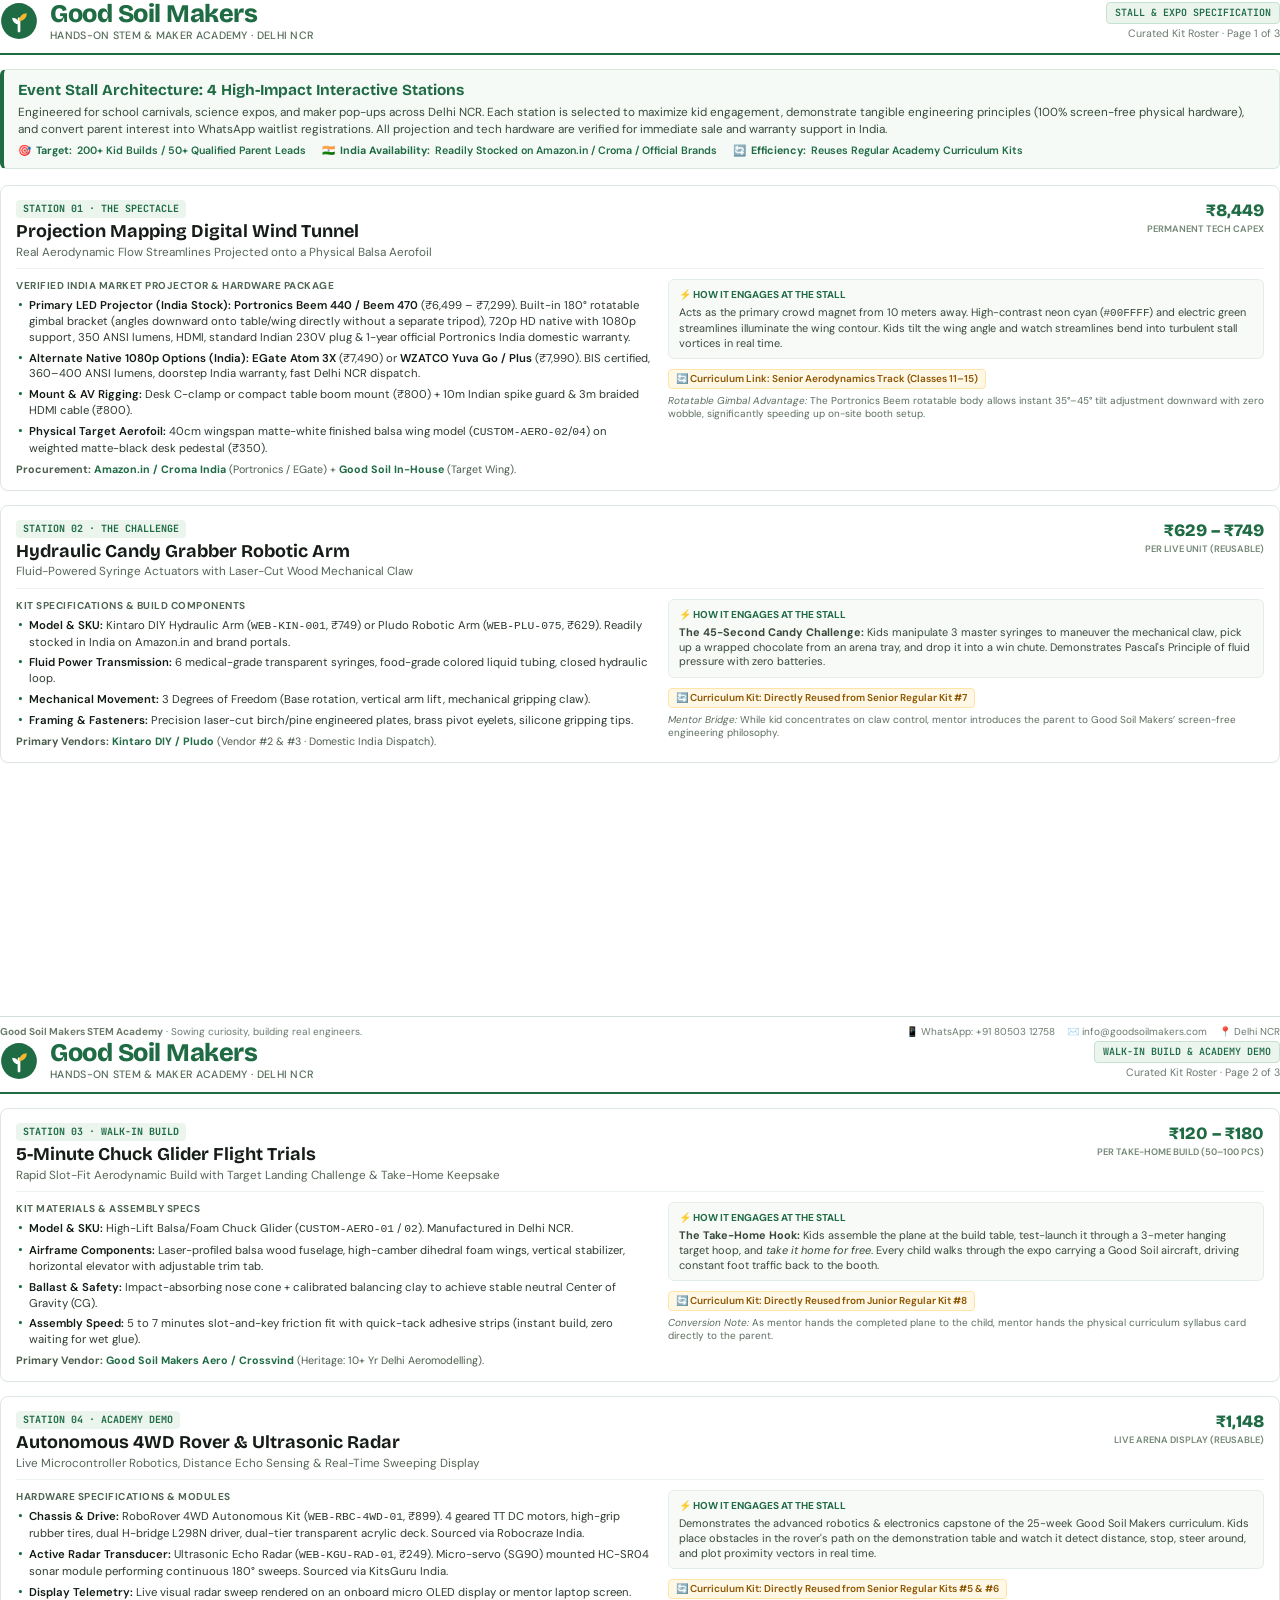
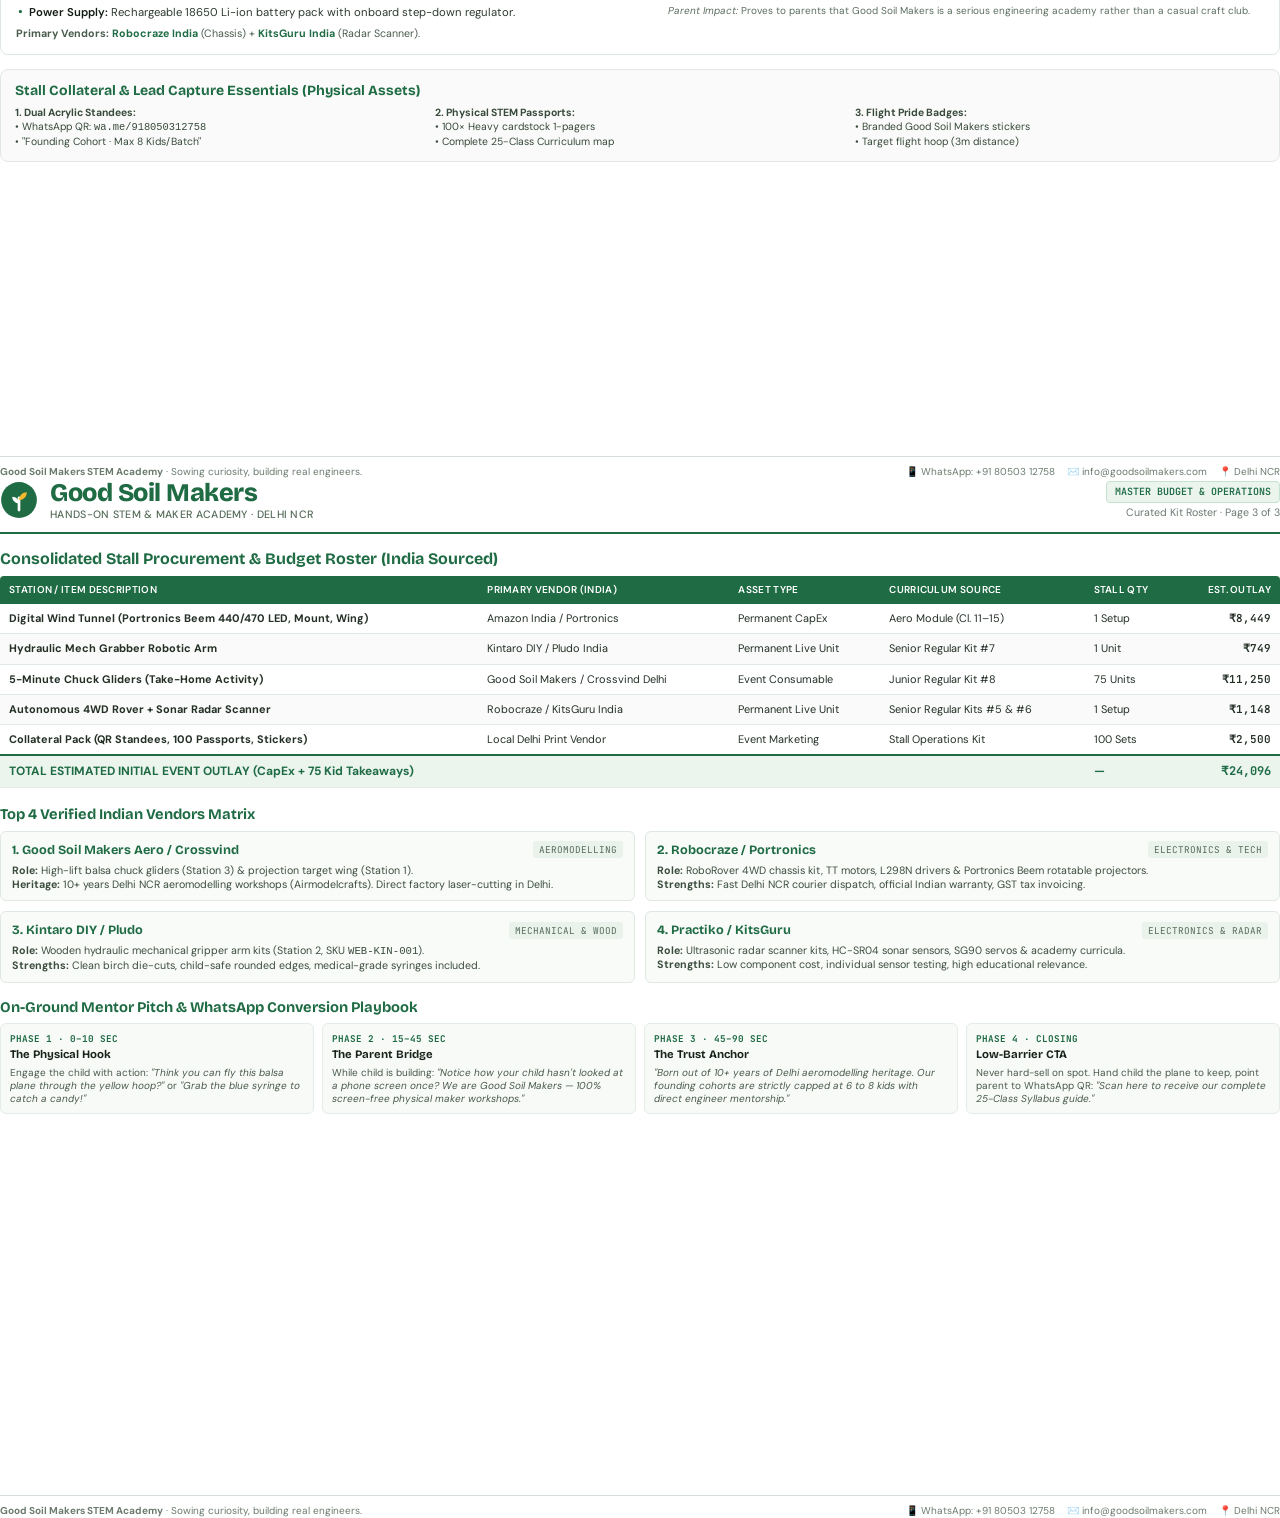
<file: Vendor Research/GoodSoil_Stall_Kits_Master_Catalogue.html>
<!DOCTYPE html>
<html lang="en">
<head>
<meta charset="UTF-8">
<title>Good Soil Makers — Stall Kits &amp; Exhibition Hardware Master Specification</title>
<style>
  @import url('https://fonts.googleapis.com/css2?family=Bricolage+Grotesque:opsz,wght@12..96,600;12..96,700;12..96,800&family=DM+Sans:ital,wght@0,400;0,500;0,600;0,700;1,400&family=JetBrains+Mono:wght@400;500;600&display=swap');

  @page {
    size: A4 portrait;
    margin: 10mm 12mm 10mm 12mm;
  }

  *, *::before, *::after {
    box-sizing: border-box;
    margin: 0;
    padding: 0;
  }

  body {
    font-family: 'DM Sans', -apple-system, BlinkMacSystemFont, 'Segoe UI', Roboto, sans-serif;
    color: #1F2421;
    background-color: #FFFFFF;
    line-height: 1.4;
    font-size: 9.5pt;
    -webkit-print-color-adjust: exact;
    print-color-adjust: exact;
  }

  .page {
    width: 100%;
    page-break-after: always;
    display: flex;
    flex-direction: column;
    justify-content: space-between;
    height: 275mm;
    max-height: 275mm;
    overflow: hidden;
    position: relative;
  }

  .page:last-child {
    page-break-after: avoid;
  }

  .page-content {
    flex: 1;
  }

  /* Header Section */
  .doc-header {
    display: flex;
    justify-content: space-between;
    align-items: center;
    border-bottom: 2px solid #1F6B44;
    padding-bottom: 10px;
    margin-bottom: 14px;
  }

  .brand-group {
    display: flex;
    align-items: center;
    gap: 12px;
  }

  .brand-logo-svg {
    width: 38px;
    height: 38px;
    flex-shrink: 0;
  }

  .brand-title {
    font-family: 'Bricolage Grotesque', sans-serif;
    font-size: 19pt;
    font-weight: 800;
    color: #1F6B44;
    letter-spacing: -0.5px;
    line-height: 1.1;
  }

  .brand-tagline {
    font-size: 8pt;
    color: #556B59;
    font-weight: 500;
    letter-spacing: 0.3px;
    text-transform: uppercase;
  }

  .header-meta {
    text-align: right;
  }

  .badge-tag {
    display: inline-block;
    background: #EBF5EE;
    color: #1F6B44;
    font-family: 'JetBrains Mono', monospace;
    font-size: 7.5pt;
    font-weight: 600;
    padding: 3px 8px;
    border-radius: 4px;
    border: 1px solid #C4E2CF;
    margin-bottom: 2px;
  }

  .header-date {
    font-size: 8pt;
    color: #6C7A6F;
  }

  /* Intro Banner */
  .intro-box {
    background: #F6FAF7;
    border: 1px solid #D6E8DC;
    border-left: 4px solid #1F6B44;
    border-radius: 6px;
    padding: 10px 14px;
    margin-bottom: 16px;
  }

  .intro-title {
    font-family: 'Bricolage Grotesque', sans-serif;
    font-size: 11.5pt;
    font-weight: 700;
    color: #1F6B44;
    margin-bottom: 3px;
  }

  .intro-desc {
    font-size: 8.8pt;
    color: #384A3B;
    line-height: 1.4;
  }

  .intro-highlights {
    display: flex;
    gap: 16px;
    margin-top: 6px;
    font-size: 8pt;
    color: #1F6B44;
    font-weight: 600;
  }

  .intro-highlight-item {
    display: flex;
    align-items: center;
    gap: 5px;
  }

  /* Kit Card Styling */
  .kit-card {
    background: #FFFFFF;
    border: 1px solid #DFE7E1;
    border-radius: 8px;
    padding: 13px 15px;
    margin-bottom: 14px;
    box-shadow: 0 1px 2px rgba(0,0,0,0.02);
  }

  .card-top {
    display: flex;
    justify-content: space-between;
    align-items: flex-start;
    border-bottom: 1px solid #EDF3EE;
    padding-bottom: 8px;
    margin-bottom: 10px;
  }

  .station-label {
    display: inline-flex;
    align-items: center;
    gap: 6px;
    font-family: 'JetBrains Mono', monospace;
    font-size: 7.5pt;
    font-weight: 700;
    color: #1F6B44;
    text-transform: uppercase;
    background: #EBF5EE;
    padding: 2px 7px;
    border-radius: 4px;
    margin-bottom: 3px;
  }

  .card-title {
    font-family: 'Bricolage Grotesque', sans-serif;
    font-size: 13.5pt;
    font-weight: 700;
    color: #161C17;
    line-height: 1.2;
  }

  .card-subtitle {
    font-size: 8.8pt;
    color: #556658;
    margin-top: 1px;
  }

  .card-price-tag {
    text-align: right;
    flex-shrink: 0;
    margin-left: 12px;
  }

  .cost-value {
    font-family: 'Bricolage Grotesque', sans-serif;
    font-size: 13pt;
    font-weight: 800;
    color: #1F6B44;
  }

  .cost-type {
    font-size: 7pt;
    color: #718575;
    text-transform: uppercase;
    font-weight: 600;
  }

  /* Inside Card Grid */
  .details-grid {
    display: grid;
    grid-template-columns: 1.55fr 1.45fr;
    gap: 14px;
  }

  .section-label {
    font-size: 7.5pt;
    text-transform: uppercase;
    letter-spacing: 0.5px;
    font-weight: 700;
    color: #506654;
    margin-bottom: 5px;
  }

  .items-list {
    list-style: none;
  }

  .items-list li {
    font-size: 8.5pt;
    color: #2D3A2F;
    position: relative;
    padding-left: 13px;
    margin-bottom: 5px;
    line-line: 1.35;
  }

  .items-list li::before {
    content: "•";
    position: absolute;
    left: 2px;
    color: #1F6B44;
    font-size: 10pt;
    line-height: 1;
  }

  .items-list li strong {
    color: #111A13;
    font-weight: 600;
  }

  .feature-box {
    background: #F8FAF8;
    border: 1px solid #E5EDE7;
    border-radius: 6px;
    padding: 8px 10px;
    margin-bottom: 6px;
  }

  .feature-box-title {
    font-size: 7.5pt;
    font-weight: 700;
    text-transform: uppercase;
    color: #1F6B44;
    margin-bottom: 3px;
    display: flex;
    align-items: center;
    gap: 4px;
  }

  .feature-box-text {
    font-size: 8.2pt;
    color: #38483B;
    line-height: 1.35;
  }

  .reusable-badge {
    display: inline-block;
    background: #FFF8E6;
    border: 1px solid #FFE4A8;
    color: #8C5500;
    font-size: 7.5pt;
    font-weight: 600;
    padding: 2px 7px;
    border-radius: 4px;
    margin-top: 4px;
  }

  .vendor-line {
    font-size: 8pt;
    color: #4A5C4D;
    margin-top: 5px;
  }

  .vendor-name {
    font-weight: 700;
    color: #1F6B44;
  }

  /* Tables on Page 3 */
  .budget-table-wrap {
    margin-bottom: 16px;
  }

  .table-title {
    font-family: 'Bricolage Grotesque', sans-serif;
    font-size: 12pt;
    font-weight: 700;
    color: #1F6B44;
    margin-bottom: 6px;
  }

  table {
    width: 100%;
    border-collapse: collapse;
    font-size: 8.2pt;
  }

  th {
    background: #1F6B44;
    color: #FFFFFF;
    text-align: left;
    padding: 7px 9px;
    font-weight: 600;
    font-size: 7.5pt;
    text-transform: uppercase;
    letter-spacing: 0.3px;
  }

  th:first-child { border-radius: 4px 0 0 0; }
  th:last-child { border-radius: 0 4px 0 0; text-align: right; }

  td {
    padding: 7px 9px;
    border-bottom: 1px solid #E1E9E3;
    color: #243026;
  }

  td:last-child {
    text-align: right;
    font-family: 'JetBrains Mono', monospace;
    font-weight: 600;
  }

  tr:nth-child(even) td {
    background: #F9FAF9;
  }

  .total-row td {
    background: #EBF5EE !important;
    font-weight: 700;
    color: #1F6B44;
    border-top: 2px solid #1F6B44;
    font-size: 9pt;
  }

  /* Vendor Directory Grid */
  .vendor-grid {
    display: grid;
    grid-template-columns: repeat(2, 1fr);
    gap: 10px;
    margin-bottom: 14px;
  }

  .vendor-card {
    background: #F9FBF9;
    border: 1px solid #E0E8E2;
    border-radius: 6px;
    padding: 9px 11px;
  }

  .vendor-header-row {
    display: flex;
    justify-content: space-between;
    align-items: center;
    margin-bottom: 4px;
  }

  .vendor-title {
    font-family: 'Bricolage Grotesque', sans-serif;
    font-size: 9.5pt;
    font-weight: 700;
    color: #1F6B44;
  }

  .vendor-role-tag {
    font-size: 7pt;
    font-family: 'JetBrains Mono', monospace;
    color: #556B5A;
    background: #EAF2EC;
    padding: 2px 6px;
    border-radius: 3px;
  }

  .vendor-body {
    font-size: 8pt;
    color: #3C4D3E;
    line-height: 1.35;
  }

  /* Workflow guide */
  .guide-grid {
    display: grid;
    grid-template-columns: repeat(4, 1fr);
    gap: 8px;
    margin-bottom: 12px;
  }

  .guide-step {
    background: #F8FAF8;
    border: 1px solid #E4ECE6;
    border-radius: 6px;
    padding: 8px 9px;
  }

  .guide-step-num {
    font-family: 'JetBrains Mono', monospace;
    font-size: 7pt;
    font-weight: 700;
    color: #1F6B44;
    margin-bottom: 2px;
  }

  .guide-step-title {
    font-family: 'Bricolage Grotesque', sans-serif;
    font-size: 8.5pt;
    font-weight: 700;
    color: #18241A;
    margin-bottom: 3px;
  }

  .guide-step-text {
    font-size: 7.5pt;
    color: #48594A;
    line-height: 1.3;
  }

  /* Footer */
  .doc-footer {
    border-top: 1px solid #D6E0D8;
    padding-top: 8px;
    display: flex;
    justify-content: space-between;
    align-items: center;
    font-size: 7.5pt;
    color: #6A7B6E;
  }

  .footer-links {
    display: flex;
    gap: 12px;
  }
</style>
</head>
<body>

<!-- ========================================================================= -->
<!-- PAGE 1: HEADER, INTRO, STATION 01 & STATION 02 -->
<!-- ========================================================================= -->
<div class="page">
  <div class="page-content">

    <header class="doc-header">
      <div class="brand-group">
        <svg class="brand-logo-svg" viewBox="0 0 34 34" xmlns="http://www.w3.org/2000/svg">
          <circle cx="17" cy="17" r="16" fill="#1F6B44"/>
          <path d="M17 26V15" stroke="#fff" stroke-width="2.4" stroke-linecap="round"/>
          <path d="M17 17c0-4 3-7 7-7 0 4-3 7-7 7Z" fill="#F5B82E"/>
          <path d="M17 20c0-3.5-2.6-6-6-6 0 3.5 2.6 6 6 6Z" fill="#fff"/>
        </svg>
        <div>
          <div class="brand-title">Good Soil Makers</div>
          <div class="brand-tagline">Hands-on STEM &amp; Maker Academy · Delhi NCR</div>
        </div>
      </div>
      <div class="header-meta">
        <div class="badge-tag">STALL &amp; EXPO SPECIFICATION</div>
        <div class="header-date">Curated Kit Roster · Page 1 of 3</div>
      </div>
    </header>

    <div class="intro-box">
      <div class="intro-title">Event Stall Architecture: 4 High-Impact Interactive Stations</div>
      <div class="intro-desc">
        Engineered for school carnivals, science expos, and maker pop-ups across Delhi NCR. Each station is selected to maximize kid engagement, demonstrate tangible engineering principles (100% screen-free physical hardware), and convert parent interest into WhatsApp waitlist registrations. All projection and tech hardware are verified for immediate sale and warranty support in India.
      </div>
      <div class="intro-highlights">
        <div class="intro-highlight-item">🎯 <strong>Target:</strong> 200+ Kid Builds / 50+ Qualified Parent Leads</div>
        <div class="intro-highlight-item">🇮🇳 <strong>India Availability:</strong> Readily Stocked on Amazon.in / Croma / Official Brands</div>
        <div class="intro-highlight-item">🔄 <strong>Efficiency:</strong> Reuses Regular Academy Curriculum Kits</div>
      </div>
    </div>

    <!-- STATION 01 CARD -->
    <div class="kit-card">
      <div class="card-top">
        <div>
          <div class="station-label">STATION 01 · THE SPECTACLE</div>
          <div class="card-title">Projection Mapping Digital Wind Tunnel</div>
          <div class="card-subtitle">Real Aerodynamic Flow Streamlines Projected onto a Physical Balsa Aerofoil</div>
        </div>
        <div class="card-price-tag">
          <div class="cost-value">₹8,449</div>
          <div class="cost-type">Permanent Tech CapEx</div>
        </div>
      </div>

      <div class="details-grid">
        <div>
          <div class="section-label">Verified India Market Projector &amp; Hardware Package</div>
          <ul class="items-list">
            <li><strong>Primary LED Projector (India Stock):</strong> <strong>Portronics Beem 440 / Beem 470</strong> (₹6,499 – ₹7,299). Built-in 180° rotatable gimbal bracket (angles downward onto table/wing directly without a separate tripod), 720p HD native with 1080p support, 350 ANSI lumens, HDMI, standard Indian 230V plug &amp; 1-year official Portronics India domestic warranty.</li>
            <li><strong>Alternate Native 1080p Options (India):</strong> <strong>EGate Atom 3X</strong> (₹7,490) or <strong>WZATCO Yuva Go / Plus</strong> (₹7,990). BIS certified, 360–400 ANSI lumens, doorstep India warranty, fast Delhi NCR dispatch.</li>
            <li><strong>Mount &amp; AV Rigging:</strong> Desk C-clamp or compact table boom mount (₹800) + 10m Indian spike guard &amp; 3m braided HDMI cable (₹800).</li>
            <li><strong>Physical Target Aerofoil:</strong> 40cm wingspan matte-white finished balsa wing model (<code>CUSTOM-AERO-02</code>/<code>04</code>) on weighted matte-black desk pedestal (₹350).</li>
          </ul>
          <div class="vendor-line">
            <strong>Procurement:</strong> <span class="vendor-name">Amazon.in / Croma India</span> (Portronics / EGate) + <span class="vendor-name">Good Soil In-House</span> (Target Wing).
          </div>
        </div>

        <div>
          <div class="feature-box">
            <div class="feature-box-title">⚡ How It Engages at the Stall</div>
            <div class="feature-box-text">
              Acts as the primary crowd magnet from 10 meters away. High-contrast neon cyan (<code>#00FFFF</code>) and electric green streamlines illuminate the wing contour. Kids tilt the wing angle and watch streamlines bend into turbulent stall vortices in real time.
            </div>
          </div>
          <div class="reusable-badge">
            🔄 Curriculum Link: Senior Aerodynamics Track (Classes 11–15)
          </div>
          <div style="font-size: 7.5pt; color: #5B6E5F; margin-top: 5px; line-height: 1.3;">
            <em>Rotatable Gimbal Advantage:</em> The Portronics Beem rotatable body allows instant 35°–45° tilt adjustment downward with zero wobble, significantly speeding up on-site booth setup.
          </div>
        </div>
      </div>
    </div>

    <!-- STATION 02 CARD -->
    <div class="kit-card">
      <div class="card-top">
        <div>
          <div class="station-label">STATION 02 · THE CHALLENGE</div>
          <div class="card-title">Hydraulic Candy Grabber Robotic Arm</div>
          <div class="card-subtitle">Fluid-Powered Syringe Actuators with Laser-Cut Wood Mechanical Claw</div>
        </div>
        <div class="card-price-tag">
          <div class="cost-value">₹629 – ₹749</div>
          <div class="cost-type">Per Live Unit (Reusable)</div>
        </div>
      </div>

      <div class="details-grid">
        <div>
          <div class="section-label">Kit Specifications &amp; Build Components</div>
          <ul class="items-list">
            <li><strong>Model &amp; SKU:</strong> Kintaro DIY Hydraulic Arm (<code>WEB-KIN-001</code>, ₹749) or Pludo Robotic Arm (<code>WEB-PLU-075</code>, ₹629). Readily stocked in India on Amazon.in and brand portals.</li>
            <li><strong>Fluid Power Transmission:</strong> 6 medical-grade transparent syringes, food-grade colored liquid tubing, closed hydraulic loop.</li>
            <li><strong>Mechanical Movement:</strong> 3 Degrees of Freedom (Base rotation, vertical arm lift, mechanical gripping claw).</li>
            <li><strong>Framing &amp; Fasteners:</strong> Precision laser-cut birch/pine engineered plates, brass pivot eyelets, silicone gripping tips.</li>
          </ul>
          <div class="vendor-line">
            <strong>Primary Vendors:</strong> <span class="vendor-name">Kintaro DIY / Pludo</span> (Vendor #2 &amp; #3 · Domestic India Dispatch).
          </div>
        </div>

        <div>
          <div class="feature-box">
            <div class="feature-box-title">⚡ How It Engages at the Stall</div>
            <div class="feature-box-text">
              <strong>The 45-Second Candy Challenge:</strong> Kids manipulate 3 master syringes to maneuver the mechanical claw, pick up a wrapped chocolate from an arena tray, and drop it into a win chute. Demonstrates Pascal's Principle of fluid pressure with zero batteries.
            </div>
          </div>
          <div class="reusable-badge">
            🔄 Curriculum Kit: Directly Reused from Senior Regular Kit #7
          </div>
          <div style="font-size: 7.5pt; color: #5B6E5F; margin-top: 5px; line-height: 1.3;">
            <em>Mentor Bridge:</em> While kid concentrates on claw control, mentor introduces the parent to Good Soil Makers’ screen-free engineering philosophy.
          </div>
        </div>
      </div>
    </div>

  </div>

  <footer class="doc-footer">
    <div><strong>Good Soil Makers STEM Academy</strong> · Sowing curiosity, building real engineers.</div>
    <div class="footer-links">
      <span>📱 WhatsApp: +91 80503 12758</span>
      <span>✉️ info@goodsoilmakers.com</span>
      <span>📍 Delhi NCR</span>
    </div>
  </footer>
</div>

<!-- ========================================================================= -->
<!-- PAGE 2: HEADER, STATION 03 & STATION 04 -->
<!-- ========================================================================= -->
<div class="page">
  <div class="page-content">

    <header class="doc-header">
      <div class="brand-group">
        <svg class="brand-logo-svg" viewBox="0 0 34 34" xmlns="http://www.w3.org/2000/svg">
          <circle cx="17" cy="17" r="16" fill="#1F6B44"/>
          <path d="M17 26V15" stroke="#fff" stroke-width="2.4" stroke-linecap="round"/>
          <path d="M17 17c0-4 3-7 7-7 0 4-3 7-7 7Z" fill="#F5B82E"/>
          <path d="M17 20c0-3.5-2.6-6-6-6 0 3.5 2.6 6 6 6Z" fill="#fff"/>
        </svg>
        <div>
          <div class="brand-title">Good Soil Makers</div>
          <div class="brand-tagline">Hands-on STEM &amp; Maker Academy · Delhi NCR</div>
        </div>
      </div>
      <div class="header-meta">
        <div class="badge-tag">WALK-IN BUILD &amp; ACADEMY DEMO</div>
        <div class="header-date">Curated Kit Roster · Page 2 of 3</div>
      </div>
    </header>

    <!-- STATION 03 CARD -->
    <div class="kit-card">
      <div class="card-top">
        <div>
          <div class="station-label">STATION 03 · WALK-IN BUILD</div>
          <div class="card-title">5-Minute Chuck Glider Flight Trials</div>
          <div class="card-subtitle">Rapid Slot-Fit Aerodynamic Build with Target Landing Challenge &amp; Take-Home Keepsake</div>
        </div>
        <div class="card-price-tag">
          <div class="cost-value">₹120 – ₹180</div>
          <div class="cost-type">Per Take-Home Build (50–100 Pcs)</div>
        </div>
      </div>

      <div class="details-grid">
        <div>
          <div class="section-label">Kit Materials &amp; Assembly Specs</div>
          <ul class="items-list">
            <li><strong>Model &amp; SKU:</strong> High-Lift Balsa/Foam Chuck Glider (<code>CUSTOM-AERO-01</code> / <code>02</code>). Manufactured in Delhi NCR.</li>
            <li><strong>Airframe Components:</strong> Laser-profiled balsa wood fuselage, high-camber dihedral foam wings, vertical stabilizer, horizontal elevator with adjustable trim tab.</li>
            <li><strong>Ballast &amp; Safety:</strong> Impact-absorbing nose cone + calibrated balancing clay to achieve stable neutral Center of Gravity (CG).</li>
            <li><strong>Assembly Speed:</strong> 5 to 7 minutes slot-and-key friction fit with quick-tack adhesive strips (instant build, zero waiting for wet glue).</li>
          </ul>
          <div class="vendor-line">
            <strong>Primary Vendor:</strong> <span class="vendor-name">Good Soil Makers Aero / Crossvind</span> (Heritage: 10+ Yr Delhi Aeromodelling).
          </div>
        </div>

        <div>
          <div class="feature-box">
            <div class="feature-box-title">⚡ How It Engages at the Stall</div>
            <div class="feature-box-text">
              <strong>The Take-Home Hook:</strong> Kids assemble the plane at the build table, test-launch it through a 3-meter hanging target hoop, and <em>take it home for free</em>. Every child walks through the expo carrying a Good Soil aircraft, driving constant foot traffic back to the booth.
            </div>
          </div>
          <div class="reusable-badge">
            🔄 Curriculum Kit: Directly Reused from Junior Regular Kit #8
          </div>
          <div style="font-size: 7.5pt; color: #5B6E5F; margin-top: 5px; line-height: 1.3;">
            <em>Conversion Note:</em> As mentor hands the completed plane to the child, mentor hands the physical curriculum syllabus card directly to the parent.
          </div>
        </div>
      </div>
    </div>

    <!-- STATION 04 CARD -->
    <div class="kit-card">
      <div class="card-top">
        <div>
          <div class="station-label">STATION 04 · ACADEMY DEMO</div>
          <div class="card-title">Autonomous 4WD Rover &amp; Ultrasonic Radar</div>
          <div class="card-subtitle">Live Microcontroller Robotics, Distance Echo Sensing &amp; Real-Time Sweeping Display</div>
        </div>
        <div class="card-price-tag">
          <div class="cost-value">₹1,148</div>
          <div class="cost-type">Live Arena Display (Reusable)</div>
        </div>
      </div>

      <div class="details-grid">
        <div>
          <div class="section-label">Hardware Specifications &amp; Modules</div>
          <ul class="items-list">
            <li><strong>Chassis &amp; Drive:</strong> RoboRover 4WD Autonomous Kit (<code>WEB-RBC-4WD-01</code>, ₹899). 4 geared TT DC motors, high-grip rubber tires, dual H-bridge L298N driver, dual-tier transparent acrylic deck. Sourced via Robocraze India.</li>
            <li><strong>Active Radar Transducer:</strong> Ultrasonic Echo Radar (<code>WEB-KGU-RAD-01</code>, ₹249). Micro-servo (SG90) mounted HC-SR04 sonar module performing continuous 180° sweeps. Sourced via KitsGuru India.</li>
            <li><strong>Display Telemetry:</strong> Live visual radar sweep rendered on an onboard micro OLED display or mentor laptop screen.</li>
            <li><strong>Power Supply:</strong> Rechargeable 18650 Li-ion battery pack with onboard step-down regulator.</li>
          </ul>
          <div class="vendor-line">
            <strong>Primary Vendors:</strong> <span class="vendor-name">Robocraze India</span> (Chassis) + <span class="vendor-name">KitsGuru India</span> (Radar Scanner).
          </div>
        </div>

        <div>
          <div class="feature-box">
            <div class="feature-box-title">⚡ How It Engages at the Stall</div>
            <div class="feature-box-text">
              Demonstrates the advanced robotics &amp; electronics capstone of the 25-week Good Soil Makers curriculum. Kids place obstacles in the rover's path on the demonstration table and watch it detect distance, stop, steer around, and plot proximity vectors in real time.
            </div>
          </div>
          <div class="reusable-badge">
            🔄 Curriculum Kit: Directly Reused from Senior Regular Kits #5 &amp; #6
          </div>
          <div style="font-size: 7.5pt; color: #5B6E5F; margin-top: 5px; line-height: 1.3;">
            <em>Parent Impact:</em> Proves to parents that Good Soil Makers is a serious engineering academy rather than a casual craft club.
          </div>
        </div>
      </div>
    </div>

    <!-- Collateral & Physical Trust Anchors -->
    <div style="background: #F9FAF9; border: 1px solid #E1E8E2; border-radius: 8px; padding: 11px 14px; margin-top: 6px;">
      <div style="font-family: 'Bricolage Grotesque', sans-serif; font-size: 10.5pt; font-weight: 700; color: #1F6B44; margin-bottom: 5px;">
        Stall Collateral &amp; Lead Capture Essentials (Physical Assets)
      </div>
      <div style="display: grid; grid-template-columns: repeat(3, 1fr); gap: 10px; font-size: 7.8pt; color: #384A3B;">
        <div>
          <strong>1. Dual Acrylic Standees:</strong><br>
          • WhatsApp QR: <code>wa.me/918050312758</code><br>
          • "Founding Cohort · Max 8 Kids/Batch"
        </div>
        <div>
          <strong>2. Physical STEM Passports:</strong><br>
          • 100× Heavy cardstock 1-pagers<br>
          • Complete 25-Class Curriculum map
        </div>
        <div>
          <strong>3. Flight Pride Badges:</strong><br>
          • Branded Good Soil Makers stickers<br>
          • Target flight hoop (3m distance)
        </div>
      </div>
    </div>

  </div>

  <footer class="doc-footer">
    <div><strong>Good Soil Makers STEM Academy</strong> · Sowing curiosity, building real engineers.</div>
    <div class="footer-links">
      <span>📱 WhatsApp: +91 80503 12758</span>
      <span>✉️ info@goodsoilmakers.com</span>
      <span>📍 Delhi NCR</span>
    </div>
  </footer>
</div>

<!-- ========================================================================= -->
<!-- PAGE 3: PROCUREMENT BUDGET, TOP 4 VENDORS & CONVERSION PLAYBOOK -->
<!-- ========================================================================= -->
<div class="page">
  <div class="page-content">

    <header class="doc-header">
      <div class="brand-group">
        <svg class="brand-logo-svg" viewBox="0 0 34 34" xmlns="http://www.w3.org/2000/svg">
          <circle cx="17" cy="17" r="16" fill="#1F6B44"/>
          <path d="M17 26V15" stroke="#fff" stroke-width="2.4" stroke-linecap="round"/>
          <path d="M17 17c0-4 3-7 7-7 0 4-3 7-7 7Z" fill="#F5B82E"/>
          <path d="M17 20c0-3.5-2.6-6-6-6 0 3.5 2.6 6 6 6Z" fill="#fff"/>
        </svg>
        <div>
          <div class="brand-title">Good Soil Makers</div>
          <div class="brand-tagline">Hands-on STEM &amp; Maker Academy · Delhi NCR</div>
        </div>
      </div>
      <div class="header-meta">
        <div class="badge-tag">MASTER BUDGET &amp; OPERATIONS</div>
        <div class="header-date">Curated Kit Roster · Page 3 of 3</div>
      </div>
    </header>

    <!-- Master BOM Table -->
    <div class="budget-table-wrap">
      <div class="table-title">Consolidated Stall Procurement &amp; Budget Roster (India Sourced)</div>
      <table>
        <thead>
          <tr>
            <th>Station / Item Description</th>
            <th>Primary Vendor (India)</th>
            <th>Asset Type</th>
            <th>Curriculum Source</th>
            <th>Stall Qty</th>
            <th>Est. Outlay</th>
          </tr>
        </thead>
        <tbody>
          <tr>
            <td><strong>Digital Wind Tunnel (Portronics Beem 440/470 LED, Mount, Wing)</strong></td>
            <td>Amazon India / Portronics</td>
            <td>Permanent CapEx</td>
            <td>Aero Module (Cl. 11–15)</td>
            <td>1 Setup</td>
            <td>₹8,449</td>
          </tr>
          <tr>
            <td><strong>Hydraulic Mech Grabber Robotic Arm</strong></td>
            <td>Kintaro DIY / Pludo India</td>
            <td>Permanent Live Unit</td>
            <td>Senior Regular Kit #7</td>
            <td>1 Unit</td>
            <td>₹749</td>
          </tr>
          <tr>
            <td><strong>5-Minute Chuck Gliders (Take-Home Activity)</strong></td>
            <td>Good Soil Makers / Crossvind Delhi</td>
            <td>Event Consumable</td>
            <td>Junior Regular Kit #8</td>
            <td>75 Units</td>
            <td>₹11,250</td>
          </tr>
          <tr>
            <td><strong>Autonomous 4WD Rover + Sonar Radar Scanner</strong></td>
            <td>Robocraze / KitsGuru India</td>
            <td>Permanent Live Unit</td>
            <td>Senior Regular Kits #5 &amp; #6</td>
            <td>1 Setup</td>
            <td>₹1,148</td>
          </tr>
          <tr>
            <td><strong>Collateral Pack (QR Standees, 100 Passports, Stickers)</strong></td>
            <td>Local Delhi Print Vendor</td>
            <td>Event Marketing</td>
            <td>Stall Operations Kit</td>
            <td>100 Sets</td>
            <td>₹2,500</td>
          </tr>
          <tr class="total-row">
            <td colspan="4"><strong>TOTAL ESTIMATED INITIAL EVENT OUTLAY (CapEx + 75 Kid Takeaways)</strong></td>
            <td><strong>—</strong></td>
            <td><strong>₹24,096</strong></td>
          </tr>
        </tbody>
      </table>
    </div>

    <!-- Top 4 Vendors Directory -->
    <div style="margin-bottom: 14px;">
      <div class="table-title" style="font-size: 11pt; margin-bottom: 6px;">Top 4 Verified Indian Vendors Matrix</div>
      <div class="vendor-grid">
        <div class="vendor-card">
          <div class="vendor-header-row">
            <span class="vendor-title">1. Good Soil Makers Aero / Crossvind</span>
            <span class="vendor-role-tag">AEROMODELLING</span>
          </div>
          <div class="vendor-body">
            <strong>Role:</strong> High-lift balsa chuck gliders (Station 3) &amp; projection target wing (Station 1).<br>
            <strong>Heritage:</strong> 10+ years Delhi NCR aeromodelling workshops (Airmodelcrafts). Direct factory laser-cutting in Delhi.
          </div>
        </div>

        <div class="vendor-card">
          <div class="vendor-header-row">
            <span class="vendor-title">2. Robocraze / Portronics</span>
            <span class="vendor-role-tag">ELECTRONICS &amp; TECH</span>
          </div>
          <div class="vendor-body">
            <strong>Role:</strong> RoboRover 4WD chassis kit, TT motors, L298N drivers &amp; Portronics Beem rotatable projectors.<br>
            <strong>Strengths:</strong> Fast Delhi NCR courier dispatch, official Indian warranty, GST tax invoicing.
          </div>
        </div>

        <div class="vendor-card">
          <div class="vendor-header-row">
            <span class="vendor-title">3. Kintaro DIY / Pludo</span>
            <span class="vendor-role-tag">MECHANICAL &amp; WOOD</span>
          </div>
          <div class="vendor-body">
            <strong>Role:</strong> Wooden hydraulic mechanical gripper arm kits (Station 2, SKU <code>WEB-KIN-001</code>).<br>
            <strong>Strengths:</strong> Clean birch die-cuts, child-safe rounded edges, medical-grade syringes included.
          </div>
        </div>

        <div class="vendor-card">
          <div class="vendor-header-row">
            <span class="vendor-title">4. Practiko / KitsGuru</span>
            <span class="vendor-role-tag">ELECTRONICS &amp; RADAR</span>
          </div>
          <div class="vendor-body">
            <strong>Role:</strong> Ultrasonic radar scanner kits, HC-SR04 sonar sensors, SG90 servos &amp; academy curricula.<br>
            <strong>Strengths:</strong> Low component cost, individual sensor testing, high educational relevance.
          </div>
        </div>
      </div>
    </div>

    <!-- Mentor Pitch & Conversion Flow -->
    <div style="margin-bottom: 6px;">
      <div class="table-title" style="font-size: 11pt; margin-bottom: 6px;">On-Ground Mentor Pitch &amp; WhatsApp Conversion Playbook</div>
      <div class="guide-grid">
        <div class="guide-step">
          <div class="guide-step-num">PHASE 1 · 0–10 SEC</div>
          <div class="guide-step-title">The Physical Hook</div>
          <div class="guide-step-text">
            Engage the child with action: <em>"Think you can fly this balsa plane through the yellow hoop?"</em> or <em>"Grab the blue syringe to catch a candy!"</em>
          </div>
        </div>

        <div class="guide-step">
          <div class="guide-step-num">PHASE 2 · 15–45 SEC</div>
          <div class="guide-step-title">The Parent Bridge</div>
          <div class="guide-step-text">
            While child is building: <em>"Notice how your child hasn't looked at a phone screen once? We are Good Soil Makers — 100% screen-free physical maker workshops."</em>
          </div>
        </div>

        <div class="guide-step">
          <div class="guide-step-num">PHASE 3 · 45–90 SEC</div>
          <div class="guide-step-title">The Trust Anchor</div>
          <div class="guide-step-text">
            <em>"Born out of 10+ years of Delhi aeromodelling heritage. Our founding cohorts are strictly capped at 6 to 8 kids with direct engineer mentorship."</em>
          </div>
        </div>

        <div class="guide-step">
          <div class="guide-step-num">PHASE 4 · CLOSING</div>
          <div class="guide-step-title">Low-Barrier CTA</div>
          <div class="guide-step-text">
            Never hard-sell on spot. Hand child the plane to keep, point parent to WhatsApp QR: <em>"Scan here to receive our complete 25-Class Syllabus guide."</em>
          </div>
        </div>
      </div>
    </div>

  </div>

  <footer class="doc-footer">
    <div><strong>Good Soil Makers STEM Academy</strong> · Sowing curiosity, building real engineers.</div>
    <div class="footer-links">
      <span>📱 WhatsApp: +91 80503 12758</span>
      <span>✉️ info@goodsoilmakers.com</span>
      <span>📍 Delhi NCR</span>
    </div>
  </footer>
</div>

</body>
</html>
</file>
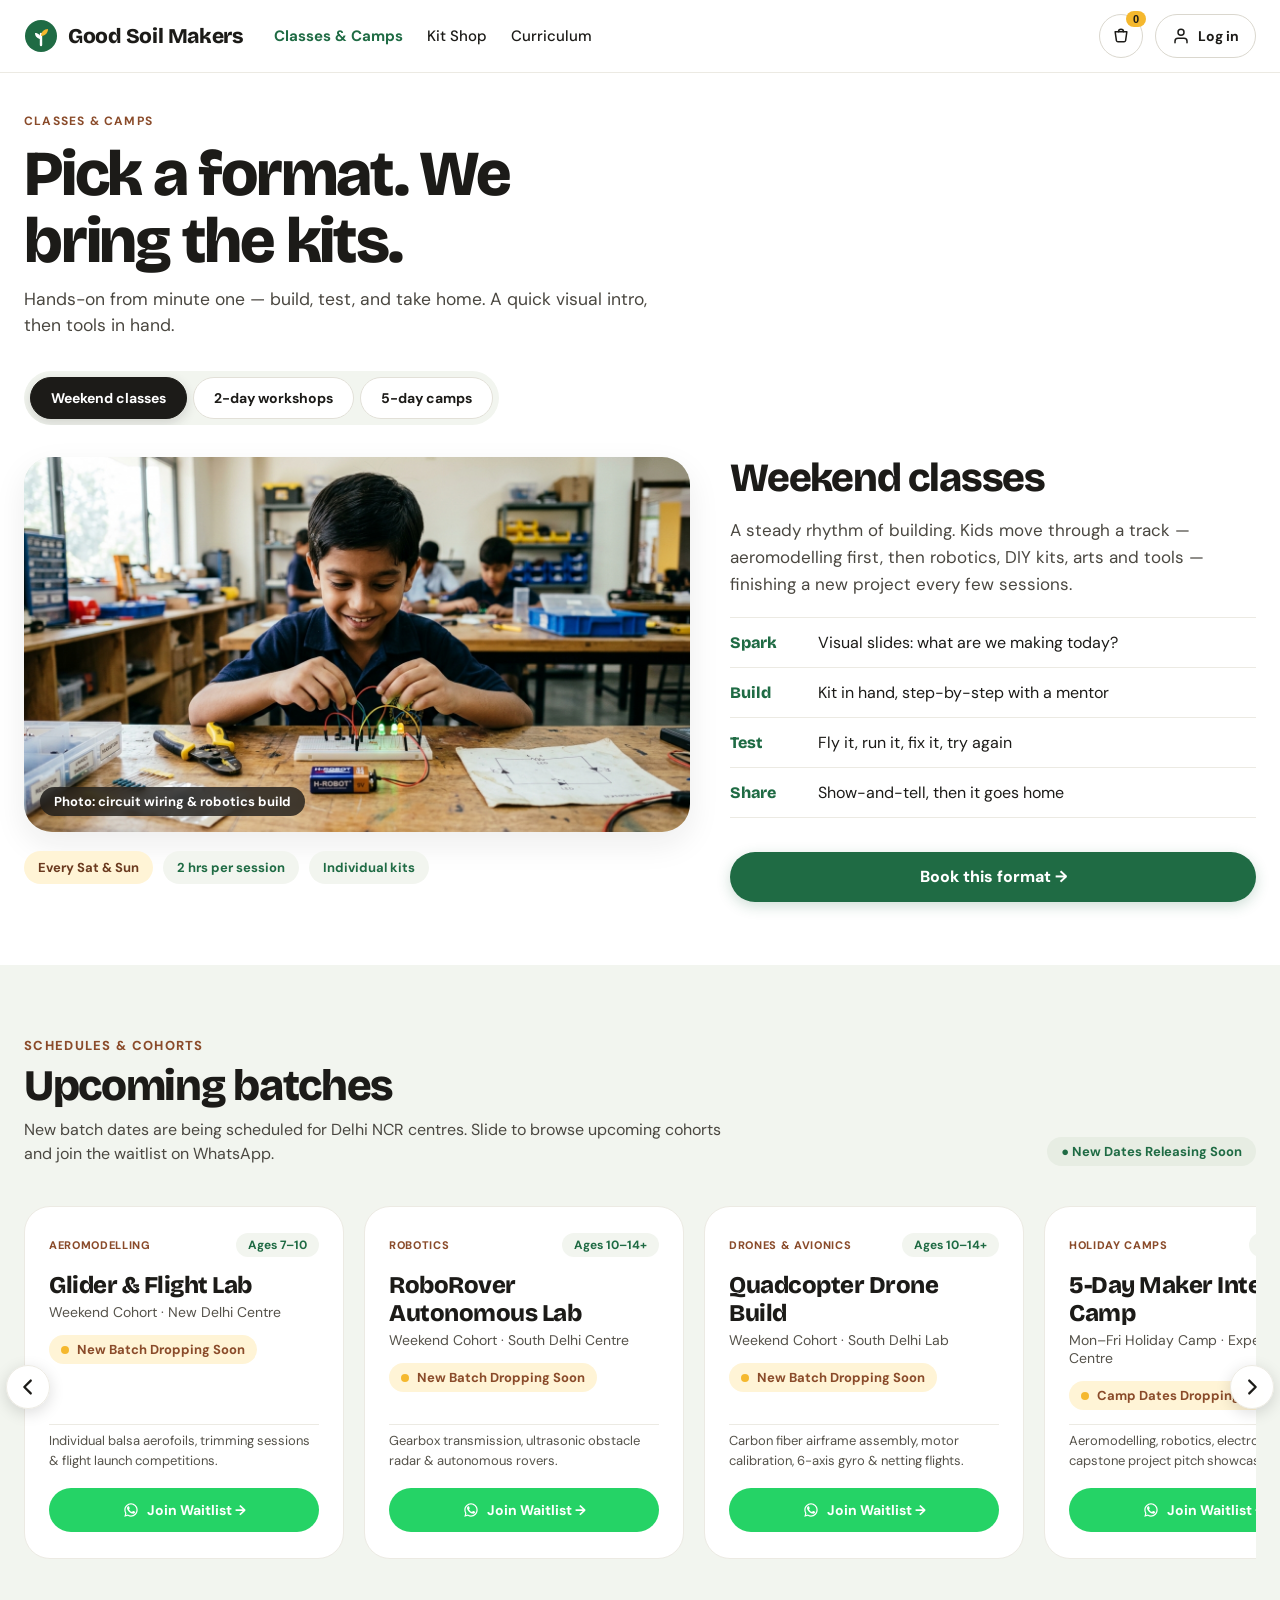
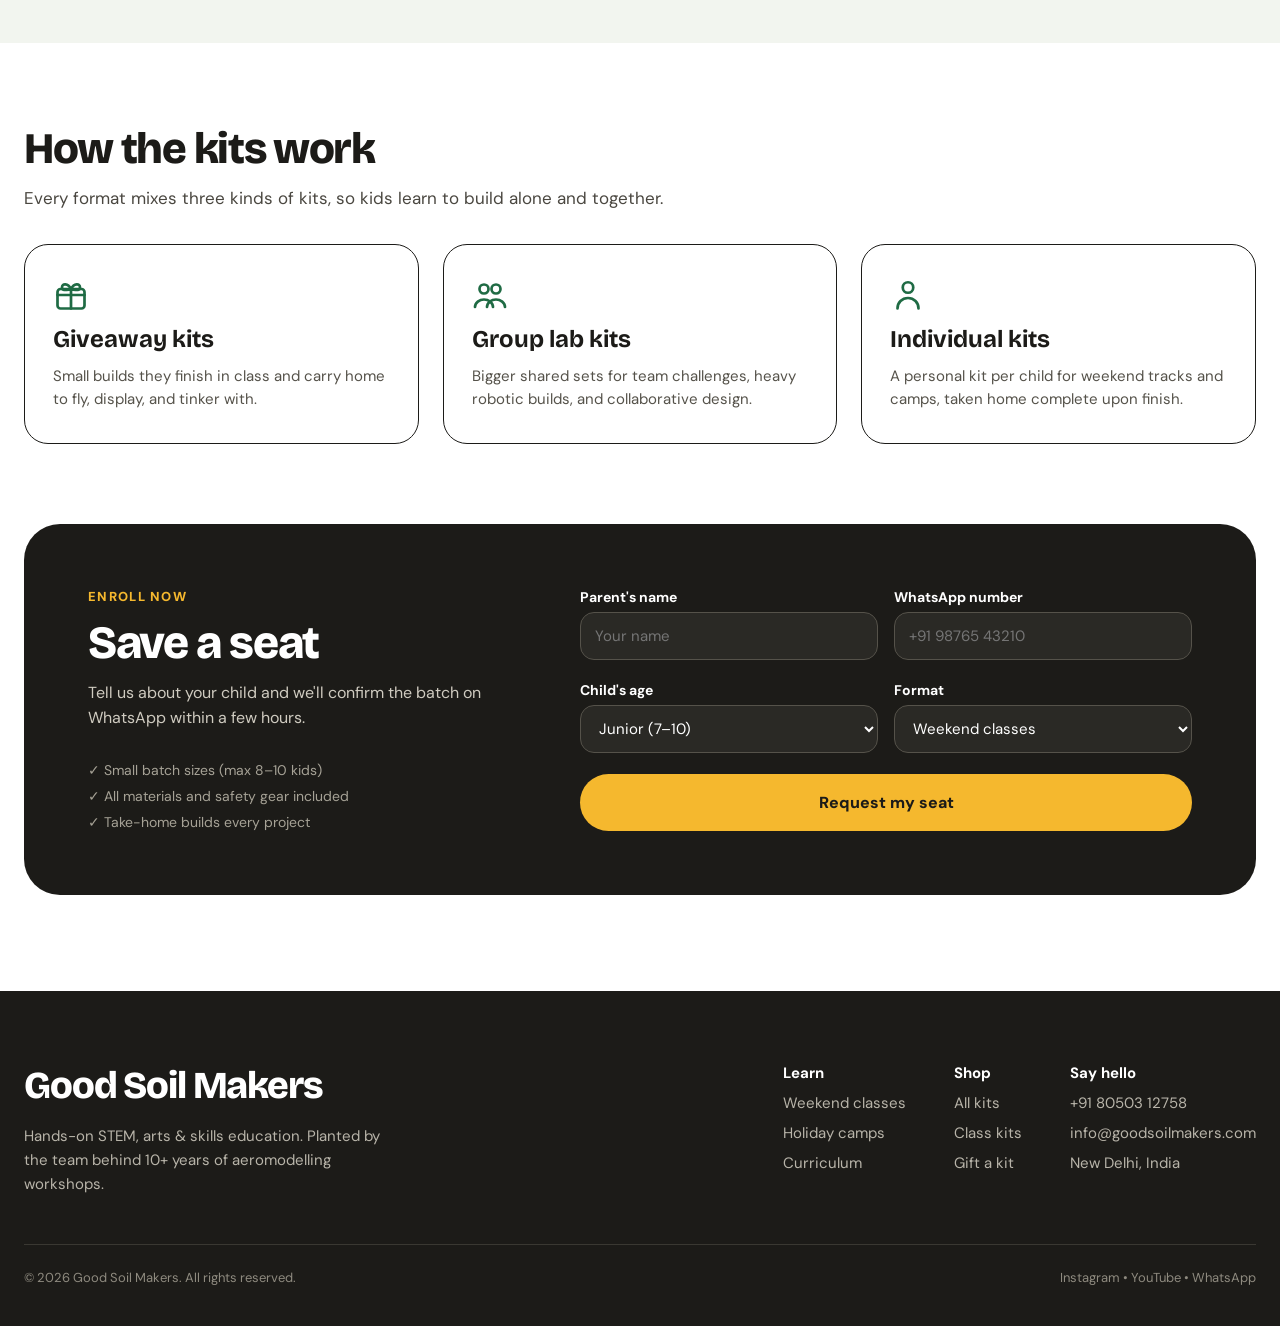
<file: website/classes.html>
<!DOCTYPE html>
<html lang="en">
<head>
  <meta charset="utf-8">
  <meta name="viewport" content="width=device-width, initial-scale=1.0">
  <link rel="icon" type="image/svg+xml" href="favicon.svg">
  <link rel="manifest" href="manifest.json">
  <meta name="application-name" content="Good Soil Makers">
  <meta name="apple-mobile-web-app-title" content="Good Soil Makers">
  <meta property="og:title" content="Good Soil Makers — Classes & Camps">
  <meta property="og:description" content="Weekend STEM classes, 2-day workshops, and 5-day holiday camps for kids ages 7–14+.">
  <meta property="og:type" content="website">
  <meta property="og:image" content="images/hero-workshop.jpg">
  <meta name="twitter:card" content="summary_large_image">
  <title>Classes &amp; Camps — Good Soil Makers</title>
  <meta name="description" content="Pick a format. We bring the kits. Weekend classes, 2-day workshops and 5-day holiday camps for kids aged 7–14+.">
  <link rel="preconnect" href="https://fonts.googleapis.com">
  <link rel="preconnect" href="https://fonts.gstatic.com" crossorigin>
  <link href="https://fonts.googleapis.com/css2?family=Bricolage+Grotesque:opsz,wght@12..96,500;12..96,700;12..96,800&family=DM+Sans:ital,opsz,wght@0,9..40,400;0,9..40,500;0,9..40,700;1,9..40,400&display=swap" rel="stylesheet">
  <style>
    *, *::before, *::after { box-sizing: border-box; }
    html, body {
      overflow-x: hidden !important;
      width: 100% !important;
      max-width: 100vw !important;
      position: relative !important;
    }
    html { scroll-behavior: smooth; }
    body { margin: 0; background: #FFFFFF; font-family: 'DM Sans', sans-serif; color: #1C1B18; -webkit-font-smoothing: antialiased; }
    a { color: #1F6B44; text-decoration: none; transition: color 0.2s ease; }
    a:hover { color: #174F33; }
    .ph { background-color: #E7EDE3; background-image: repeating-linear-gradient(135deg, rgba(31,107,68,.07) 0 12px, transparent 12px 24px); }
    .ph2 { background-color: #FBE9C2; background-image: repeating-linear-gradient(135deg, rgba(138,75,42,.08) 0 12px, transparent 12px 24px); }
    .card { transition: transform .25s cubic-bezier(.2,.8,.2,1), box-shadow .25s ease; }
    .card:hover { transform: translateY(-4px); box-shadow: 0 16px 32px rgba(28,27,24,0.08); }
    .nav-link { color: #1C1B18; text-decoration: none; padding: 10px 0; font-weight: 500; font-size: 15px; transition: color 0.15s ease; }
    .nav-link:hover { color: #1F6B44; }
    .nav-link.active { color: #1F6B44; font-weight: 700; }
    .format-btn { min-height: 44px; padding: 0 22px; border-radius: 999px; border: 0; font: 700 15px 'DM Sans', sans-serif; cursor: pointer; transition: all 0.2s ease; }
    .format-btn.active { background: #1C1B18; color: #FFFFFF; }
    .format-btn.inactive { background: transparent; color: #1C1B18; }
    .format-btn.inactive:hover { background: #E7EDE3; }
    input:focus, select:focus { outline: 2px solid #F5B82E; }
    #book { scroll-margin-top: 96px; }
    @media (max-width: 768px) {
      /* Prevent iOS Safari auto-zoom on input focus */
      input, select, textarea {
        font-size: 16px !important;
      }
      /* Safe padding for bottom navigation bar */
      body {
        padding-bottom: calc(68px + env(safe-area-inset-bottom, 10px)) !important;
      }
      html, body {
        overflow-x: hidden !important;
        width: 100% !important;
        max-width: 100vw !important;
      }
      * { max-width: 100%; box-sizing: border-box; }
      [style*="flex: 1 1"],
      [style*="flex: 1.3 1"],
      [style*="flex: 1 1 auto"] {
        flex-basis: 100% !important;
        max-width: 100% !important;
        min-width: 0 !important;
      }
      .nav-auth-btn .auth-btn-label { display: none !important; }
      h1 { font-size: clamp(28px, 7vw, 40px) !important; line-height: 1.08 !important; }
      h2 { font-size: clamp(22px, 5.5vw, 30px) !important; }
      .format-btn { min-height: 38px; padding: 0 14px; font-size: 13px; white-space: nowrap; }
      div[role="tablist"] {
        display: flex !important;
        flex-wrap: nowrap !important;
        overflow-x: auto !important;
        -webkit-overflow-scrolling: touch;
        width: 100%;
        scrollbar-width: none;
      }
      div[role="tablist"]::-webkit-scrollbar { display: none; }
      #format-blurb { font-size: 15px !important; line-height: 1.5 !important; }
      .card { padding: 20px 18px !important; }
    }
  
    /* Universal Slider & Smooth Transitions */
    .slider-container {
      position: relative;
      width: 100%;
    }
    .slider-arrow {
      position: absolute;
      top: 50%;
      transform: translateY(-50%);
      z-index: 8;
      width: 44px;
      height: 44px;
      border-radius: 50%;
      background: rgba(255, 255, 255, 0.96);
      backdrop-filter: blur(8px);
      -webkit-backdrop-filter: blur(8px);
      border: 1px solid #ECEAE3;
      color: #1C1B18;
      cursor: pointer;
      display: flex;
      align-items: center;
      justify-content: center;
      box-shadow: 0 4px 16px rgba(0,0,0,0.14);
      transition: all 0.2s cubic-bezier(0.2, 0.8, 0.2, 1);
      padding: 0;
    }
    .slider-arrow svg {
      display: block;
      width: 22px;
      height: 22px;
      pointer-events: none;
    }
    .slider-arrow:hover {
      background: #1F6B44;
      color: #FFFFFF;
      border-color: #1F6B44;
      transform: translateY(-50%) scale(1.08);
      box-shadow: 0 6px 20px rgba(31,107,68,0.28);
    }
    .slider-arrow:active { transform: translateY(-50%) scale(0.92); }
    .slider-arrow-left { left: -18px; }
    .slider-arrow-right { right: -18px; }
    .format-btn {
      min-height: 44px;
      padding: 0 22px;
      border-radius: 999px;
      border: 0;
      font: 700 15px 'DM Sans', sans-serif;
      cursor: pointer;
      transition: background 0.22s cubic-bezier(0.16, 1, 0.3, 1),
                  color 0.22s cubic-bezier(0.16, 1, 0.3, 1),
                  transform 0.15s cubic-bezier(0.16, 1, 0.3, 1),
                  box-shadow 0.2s cubic-bezier(0.16, 1, 0.3, 1);
    }
    .format-btn:active {
      transform: scale(0.96);
    }
    .format-btn.active {
      background: #1C1B18;
      color: #FFFFFF;
      box-shadow: 0 4px 14px rgba(28,27,24,0.18);
    }
    .format-btn.inactive {
      background: transparent;
      color: #1C1B18;
    }
    .format-btn.inactive:hover {
      background: #E7EDE3;
    }
    #format-media, #format-details-box, #format-title, #format-flow, #format-badges {
      transition: opacity 0.2s cubic-bezier(0.16, 1, 0.3, 1), transform 0.2s cubic-bezier(0.16, 1, 0.3, 1);
      will-change: opacity, transform;
    }
    @keyframes smoothPageEnter {
      from { opacity: 0.92; transform: translateY(4px); }
      to { opacity: 1; transform: translateY(0); }
    }
    body > div:first-of-type {
      animation: smoothPageEnter 0.2s cubic-bezier(0.16, 1, 0.3, 1);
    }
    @media (max-width: 768px) {
      .slider-arrow { width: 38px; height: 38px; }
      .slider-arrow svg { width: 18px; height: 18px; }
      .slider-arrow-left { left: 4px !important; }
      .slider-arrow-right { right: 4px !important; }
      .slider-card { flex: 0 0 285px !important; }
    }

  </style>
</head>
<body>

<div style="font-family: 'DM Sans', sans-serif; color: #1C1B18; background: #FFFFFF; min-height: 100vh">

<!-- NAV -->
<header style="position: sticky; top: 0; z-index: 10; background: rgba(255,255,255,0.96); backdrop-filter: blur(8px); border-bottom: 1px solid #ECEAE3">
<nav style="max-width: 1280px; margin: 0 auto; padding: 14px 24px; display: flex; flex-wrap: wrap; align-items: center; gap: 16px 32px">
<a href="index.html" style="display: flex; align-items: center; gap: 10px; text-decoration: none; color: #1C1B18">
<svg width="34" height="34" viewBox="0 0 34 34" fill="none" aria-hidden="true"><circle cx="17" cy="17" r="16" fill="#1F6B44"></circle><path d="M17 26V15" stroke="#FFFFFF" stroke-width="2.4" stroke-linecap="round"></path><path d="M17 17c0-4 3-7 7-7 0 4-3 7-7 7Z" fill="#F5B82E"></path><path d="M17 20c0-3.5-2.6-6-6-6 0 3.5 2.6 6 6 6Z" fill="#FFFFFF"></path></svg>
<span style="font-family: 'Bricolage Grotesque', sans-serif; font-weight: 800; font-size: 21px; letter-spacing: -0.02em">Good Soil Makers</span>
</a>
<div style="display: flex; flex-wrap: wrap; gap: 4px 24px; flex: 1 1 auto; font-weight: 500; font-size: 15px">
<a href="classes.html" class="nav-link active">Classes &amp; Camps</a>
<a href="shop.html" class="nav-link">Kit Shop</a>
<a href="curriculum.html" class="nav-link">Curriculum</a>
</div>
<div style="display: flex; align-items: center; gap: 12px">
<button type="button" onclick="openCartDrawer(this)" aria-label="Open cart" style="width: 44px; height: 44px; border-radius: 22px; border: 1px solid #DAD7CE; display: flex; align-items: center; justify-content: center; color: #1C1B18; background: #FFFFFF; cursor: pointer; position: relative; transition: border-color 0.2s;">
<svg width="20" height="20" viewBox="0 0 24 24" fill="none" stroke="currentColor" stroke-width="1.8" stroke-linecap="round" stroke-linejoin="round" aria-hidden="true"><path d="M5 7h14l-1.5 10.5a2 2 0 0 1-2 1.5h-7a2 2 0 0 1-2-1.5Z"></path><path d="M9 7a3 3 0 0 1 6 0"></path></svg>
<span id="nav-cart-badge" data-cart-counter style="position: absolute; top: -4px; right: -4px; background: #F5B82E; color: #1C1B18; border-radius: 999px; padding: 2px 7px; font-size: 11px; font-weight: 800;">0</span>
</button>
<button type="button" id="nav-auth-btn" class="nav-auth-btn" onclick="openAuthModal(this)" aria-label="Sign in" style="height: 44px; padding: 0 16px; border-radius: 999px; border: 1px solid #DAD7CE; display: inline-flex; align-items: center; gap: 8px; color: #1C1B18; background: #FFFFFF; cursor: pointer; font-family: 'DM Sans', sans-serif; font-weight: 700; font-size: 14px; transition: all 0.2s;">
<svg width="18" height="18" viewBox="0 0 24 24" fill="none" stroke="currentColor" stroke-width="2" stroke-linecap="round" stroke-linejoin="round" aria-hidden="true"><path d="M20 21v-2a4 4 0 0 0-4-4H8a4 4 0 0 0-4 4v2"></path><circle cx="12" cy="7" r="4"></circle></svg>
<span class="auth-btn-label">Log in</span>
</button>
</div>
</nav>
</header>

<main id="page-content" class="page-content-wrapper">


<!-- HEADER -->
<section class="mobile-tight-section" style="max-width: 1280px; margin: 0 auto; padding: 40px 24px 16px; display: flex; flex-direction: column; gap: 12px">
<div style="font-weight: 700; font-size: 12px; letter-spacing: 0.1em; text-transform: uppercase; color: #8A4B2A">Classes &amp; Camps</div>
<h1 style="margin: 0; font-family: 'Bricolage Grotesque', sans-serif; font-weight: 800; font-size: clamp(28px, 5vw, 68px); line-height: 1.04; letter-spacing: -0.035em; max-width: 16ch">Pick a format. We bring the kits.</h1>
<p style="margin: 0; font-size: clamp(14.5px, 1.8vw, 17.5px); color: #4A4740; line-height: 1.5; max-width: 54ch">Hands-on from minute one — build, test, and take home.<span class="desktop-only-inline"> A quick visual intro, then tools in hand.</span></p>
</section>

<!-- TABS -->
<section style="max-width: 1280px; margin: 0 auto; padding: 16px 24px 32px">
<div role="tablist" aria-label="Program format" style="display: inline-flex; flex-wrap: nowrap; gap: 6px; background: #F2F5EF; padding: 6px; border-radius: 999px; max-width: 100%; overflow-x: auto;">
<button type="button" role="tab" id="tab-weekend" class="format-btn active" onclick="switchFormat('weekend')">Weekend classes</button>
<button type="button" role="tab" id="tab-two" class="format-btn inactive" onclick="switchFormat('two')">2-day workshops</button>
<button type="button" role="tab" id="tab-five" class="format-btn inactive" onclick="switchFormat('five')">5-day camps</button>
</div>
</section>

<!-- FORMAT DETAIL -->
<section style="max-width: 1280px; margin: 0 auto; padding: 0 24px 64px; display: flex; flex-wrap: wrap; gap: 40px">
<div style="flex: 1 1 520px; min-width: 0; display: flex; flex-direction: column; gap: 20px">
<div id="format-media" style="aspect-ratio: 16 / 9; border-radius: 28px; overflow: hidden; position: relative; background: #E7EDE3; box-shadow: 0 12px 32px rgba(28,27,24,0.08)">
  <img id="format-img" src="images/electronics-lab.jpg" alt="Weekend class in action" style="width: 100%; height: 100%; object-fit: cover;">
  <div style="position: absolute; bottom: 16px; left: 16px; background: rgba(28,27,24,0.8); backdrop-filter: blur(4px); color: #FFFFFF; font-size: 13px; font-weight: 700; padding: 6px 14px; border-radius: 999px" id="format-media-tag">
    Photo: circuit wiring &amp; robotics build
  </div>
</div>
<div style="display: flex; flex-wrap: wrap; gap: 10px" id="format-badges">
<span id="badge-when" style="background: #FFF4D6; color: #6B3A1F; font-size: 13px; font-weight: 700; padding: 8px 14px; border-radius: 999px">Every Sat &amp; Sun</span>
<span id="badge-length" style="background: #F2F5EF; color: #1F6B44; font-size: 13px; font-weight: 700; padding: 8px 14px; border-radius: 999px">2 hrs per session</span>
<span id="badge-kit" style="background: #F2F5EF; color: #1F6B44; font-size: 13px; font-weight: 700; padding: 8px 14px; border-radius: 999px">Individual kits</span>
</div>
</div>
<div id="format-details-box" style="flex: 1 1 380px; min-width: 0; display: flex; flex-direction: column; gap: 18px">
<h2 id="format-title" style="margin: 0; font-family: 'Bricolage Grotesque', sans-serif; font-weight: 800; font-size: 40px; letter-spacing: -0.03em; line-height: 1.05">Weekend classes</h2>
<p id="format-blurb" style="margin: 0; font-size: 17px; line-height: 1.6; color: #4A4740">A steady rhythm of building. Kids move through a track — aeromodelling first, then robotics, DIY kits, arts and tools — finishing a new project every few sessions.</p>
<div id="format-flow" style="display: flex; flex-direction: column; gap: 0; border-top: 1px solid #ECEAE3">
  <div style="display: flex; gap: 16px; padding: 14px 0; border-bottom: 1px solid #ECEAE3; align-items: baseline">
    <span style="font-family: 'Bricolage Grotesque', sans-serif; font-weight: 800; color: #1F6B44; min-width: 72px">Spark</span>
    <span style="font-size: 16px">Visual slides: what are we making today?</span>
  </div>
  <div style="display: flex; gap: 16px; padding: 14px 0; border-bottom: 1px solid #ECEAE3; align-items: baseline">
    <span style="font-family: 'Bricolage Grotesque', sans-serif; font-weight: 800; color: #1F6B44; min-width: 72px">Build</span>
    <span style="font-size: 16px">Kit in hand, step-by-step with a mentor</span>
  </div>
  <div style="display: flex; gap: 16px; padding: 14px 0; border-bottom: 1px solid #ECEAE3; align-items: baseline">
    <span style="font-family: 'Bricolage Grotesque', sans-serif; font-weight: 800; color: #1F6B44; min-width: 72px">Test</span>
    <span style="font-size: 16px">Fly it, run it, fix it, try again</span>
  </div>
  <div style="display: flex; gap: 16px; padding: 14px 0; border-bottom: 1px solid #ECEAE3; align-items: baseline">
    <span style="font-family: 'Bricolage Grotesque', sans-serif; font-weight: 800; color: #1F6B44; min-width: 72px">Share</span>
    <span style="font-size: 16px">Show-and-tell, then it goes home</span>
  </div>
</div>
<div id="format-price-container" style="display: none">
  <span id="format-price"></span>
  <span id="format-per"></span>
</div>
<div style="padding-top: 16px; width: 100%;">
  <a href="#book" onclick="scrollToBookingCard(event)" style="display: flex; align-items: center; justify-content: center; width: 100%; min-height: 50px; background: #1F6B44; color: #FFFFFF; font-weight: 800; font-size: 16px; padding: 14px 24px; border-radius: 999px; text-decoration: none; text-align: center; box-shadow: 0 4px 14px rgba(31,107,68,0.22); transition: all 0.2s cubic-bezier(0.16, 1, 0.3, 1);">Book this format &rarr;</a>
</div>
</div>
</section>

<!-- UPCOMING BATCHES SLIDER -->
<section style="background: #F2F5EF; position: relative;">
<div style="max-width: 1280px; margin: 0 auto; padding: 72px 24px 64px; display: flex; flex-direction: column; gap: 28px;">
  <div style="display: flex; flex-wrap: wrap; justify-content: space-between; align-items: flex-end; gap: 16px;">
    <div style="display: flex; flex-direction: column; gap: 6px; max-width: 720px;">
      <span style="font-weight: 800; font-size: 13px; letter-spacing: 0.1em; text-transform: uppercase; color: #8A4B2A;">Schedules &amp; Cohorts</span>
      <h2 style="margin: 0; font-family: 'Bricolage Grotesque', sans-serif; font-weight: 800; font-size: clamp(30px, 3.4vw, 46px); letter-spacing: -0.03em;">Upcoming batches</h2>
      <p style="margin: 0; font-size: 16px; color: #4A4740; line-height: 1.5;">New batch dates are being scheduled for Delhi NCR centres. Slide to browse upcoming cohorts and join the waitlist on WhatsApp.</p>
    </div>
    <div style="display: flex; align-items: center; gap: 10px;">
      <span style="font-size: 13px; font-weight: 700; color: #1F6B44; background: #E7EDE3; padding: 6px 14px; border-radius: 999px;">● New Dates Releasing Soon</span>
    </div>
  </div>

  <div class="slider-container" style="position: relative; width: 100%;">
    <button type="button" class="slider-arrow slider-arrow-left" onclick="slideCarousel('batches-slider', -1)" aria-label="Previous batch" style="top: 50%;">
      <svg viewBox="0 0 24 24" fill="none" stroke="currentColor" stroke-width="2.5" stroke-linecap="round" stroke-linejoin="round" aria-hidden="true"><path d="M15 19l-7-7 7-7"/></svg>
    </button>

    <div id="batches-slider" style="display: flex; overflow-x: auto; scroll-snap-type: x mandatory; gap: 20px; padding: 12px 4px 20px; scrollbar-width: none; -webkit-overflow-scrolling: touch;">
      
      <!-- Batch 1: Glider Lab -->
      <div class="card slider-card" style="flex: 0 0 320px; scroll-snap-align: start; min-width: 0; background: #FFFFFF; border-radius: 26px; padding: 26px 24px; display: flex; flex-direction: column; gap: 14px; border: 1px solid #ECEAE3;">
        <div style="display: flex; justify-content: space-between; align-items: center;">
          <span style="font-size: 11px; font-weight: 800; letter-spacing: 0.06em; color: #8A4B2A;">AEROMODELLING</span>
          <span style="font-size: 12px; font-weight: 700; background: #F2F5EF; color: #1F6B44; padding: 4px 12px; border-radius: 999px;">Ages 7–10</span>
        </div>
        <div>
          <h3 style="margin: 0; font-family: 'Bricolage Grotesque', sans-serif; font-weight: 800; font-size: 24px; letter-spacing: -0.02em; color: #1C1B18;">Glider &amp; Flight Lab</h3>
          <div style="font-size: 14px; color: #55524A; margin-top: 4px;">Weekend Cohort · New Delhi Centre</div>
        </div>
        <div style="display: flex; align-items: center; gap: 8px; font-size: 13px; font-weight: 700; color: #8A4B2A; background: #FFF4D6; padding: 6px 12px; border-radius: 999px; width: fit-content;">
          <span style="width: 8px; height: 8px; border-radius: 50%; background: #F5B82E; display: inline-block;"></span>
          <span>New Batch Dropping Soon</span>
        </div>
        <div style="font-size: 13px; color: #55524A; line-height: 1.5; margin-top: auto; padding-top: 6px; border-top: 1px solid #ECEAE3;">
          Individual balsa aerofoils, trimming sessions &amp; flight launch competitions.
        </div>
        <a href="https://wa.me/918050312758?text=Hi%20Good%20Soil%20Team%2C%20I'm%20interested%20in%20the%20Glider%20%26%20Flight%20Lab%20batch.%20Please%20add%20me%20to%20the%20waitlist." target="_blank" style="background: #25D366; color: #FFFFFF; text-decoration: none; text-align: center; font-weight: 700; font-size: 14px; padding: 13px 18px; border-radius: 999px; transition: background 0.2s; margin-top: 4px; display: flex; align-items: center; justify-content: center; gap: 8px;"><svg width="16" height="16" viewBox="0 0 24 24" fill="currentColor" aria-hidden="true"><path d="M17.472 14.382c-.297-.149-1.758-.867-2.03-.967-.273-.099-.471-.148-.67.15-.197.297-.767.966-.94 1.164-.173.199-.347.223-.644.075-.297-.15-1.255-.463-2.39-1.475-.883-.788-1.48-1.761-1.653-2.059-.173-.297-.018-.458.13-.606.134-.133.298-.347.446-.52.149-.174.198-.298.298-.497.099-.198.05-.371-.025-.52-.075-.149-.669-1.612-.916-2.207-.242-.579-.487-.5-.669-.51-.173-.008-.371-.01-.57-.01-.198 0-.52.074-.792.372-.272.297-1.04 1.016-1.04 2.479 0 1.462 1.065 2.875 1.213 3.074.149.198 2.096 3.2 5.077 4.487.709.306 1.262.489 1.694.625.712.227 1.36.195 1.871.118.571-.085 1.758-.719 2.006-1.413.248-.694.248-1.289.173-1.413-.074-.124-.272-.198-.57-.347z"/><path d="M11.998 2C6.477 2 2 6.477 2 12c0 1.787.472 3.46 1.295 4.912L2 22l5.235-1.273A9.953 9.953 0 0011.998 22C17.52 22 22 17.523 22 12S17.52 2 11.998 2zm0 18.154a8.14 8.14 0 01-4.158-1.14l-.298-.177-3.106.814.828-3.023-.194-.311A8.154 8.154 0 013.846 12c0-4.503 3.649-8.154 8.152-8.154 4.503 0 8.154 3.651 8.154 8.154 0 4.502-3.651 8.154-8.154 8.154z"/></svg>Join Waitlist &rarr;</a>
      </div>

      <!-- Batch 2: Robot Rookies -->
      <div class="card slider-card" style="flex: 0 0 320px; scroll-snap-align: start; min-width: 0; background: #FFFFFF; border-radius: 26px; padding: 26px 24px; display: flex; flex-direction: column; gap: 14px; border: 1px solid #ECEAE3;">
        <div style="display: flex; justify-content: space-between; align-items: center;">
          <span style="font-size: 11px; font-weight: 800; letter-spacing: 0.06em; color: #8A4B2A;">ROBOTICS</span>
          <span style="font-size: 12px; font-weight: 700; background: #F2F5EF; color: #1F6B44; padding: 4px 12px; border-radius: 999px;">Ages 10–14+</span>
        </div>
        <div>
          <h3 style="margin: 0; font-family: 'Bricolage Grotesque', sans-serif; font-weight: 800; font-size: 24px; letter-spacing: -0.02em; color: #1C1B18;">RoboRover Autonomous Lab</h3>
          <div style="font-size: 14px; color: #55524A; margin-top: 4px;">Weekend Cohort · South Delhi Centre</div>
        </div>
        <div style="display: flex; align-items: center; gap: 8px; font-size: 13px; font-weight: 700; color: #8A4B2A; background: #FFF4D6; padding: 6px 12px; border-radius: 999px; width: fit-content;">
          <span style="width: 8px; height: 8px; border-radius: 50%; background: #F5B82E; display: inline-block;"></span>
          <span>New Batch Dropping Soon</span>
        </div>
        <div style="font-size: 13px; color: #55524A; line-height: 1.5; margin-top: auto; padding-top: 6px; border-top: 1px solid #ECEAE3;">
          Gearbox transmission, ultrasonic obstacle radar &amp; autonomous rovers.
        </div>
        <a href="https://wa.me/918050312758?text=Hi%20Good%20Soil%20Team%2C%20I'm%20interested%20in%20the%20RoboRover%20Autonomous%20Lab%20batch.%20Please%20add%20me%20to%20the%20waitlist." target="_blank" style="background: #25D366; color: #FFFFFF; text-decoration: none; text-align: center; font-weight: 700; font-size: 14px; padding: 13px 18px; border-radius: 999px; transition: background 0.2s; margin-top: 4px; display: flex; align-items: center; justify-content: center; gap: 8px;"><svg width="16" height="16" viewBox="0 0 24 24" fill="currentColor" aria-hidden="true"><path d="M17.472 14.382c-.297-.149-1.758-.867-2.03-.967-.273-.099-.471-.148-.67.15-.197.297-.767.966-.94 1.164-.173.199-.347.223-.644.075-.297-.15-1.255-.463-2.39-1.475-.883-.788-1.48-1.761-1.653-2.059-.173-.297-.018-.458.13-.606.134-.133.298-.347.446-.52.149-.174.198-.298.298-.497.099-.198.05-.371-.025-.52-.075-.149-.669-1.612-.916-2.207-.242-.579-.487-.5-.669-.51-.173-.008-.371-.01-.57-.01-.198 0-.52.074-.792.372-.272.297-1.04 1.016-1.04 2.479 0 1.462 1.065 2.875 1.213 3.074.149.198 2.096 3.2 5.077 4.487.709.306 1.262.489 1.694.625.712.227 1.36.195 1.871.118.571-.085 1.758-.719 2.006-1.413.248-.694.248-1.289.173-1.413-.074-.124-.272-.198-.57-.347z"/><path d="M11.998 2C6.477 2 2 6.477 2 12c0 1.787.472 3.46 1.295 4.912L2 22l5.235-1.273A9.953 9.953 0 0011.998 22C17.52 22 22 17.523 22 12S17.52 2 11.998 2zm0 18.154a8.14 8.14 0 01-4.158-1.14l-.298-.177-3.106.814.828-3.023-.194-.311A8.154 8.154 0 013.846 12c0-4.503 3.649-8.154 8.152-8.154 4.503 0 8.154 3.651 8.154 8.154 0 4.502-3.651 8.154-8.154 8.154z"/></svg>Join Waitlist &rarr;</a>
      </div>

      <!-- Batch 3: Drone Flight Lab -->
      <div class="card slider-card" style="flex: 0 0 320px; scroll-snap-align: start; min-width: 0; background: #FFFFFF; border-radius: 26px; padding: 26px 24px; display: flex; flex-direction: column; gap: 14px; border: 1px solid #ECEAE3;">
        <div style="display: flex; justify-content: space-between; align-items: center;">
          <span style="font-size: 11px; font-weight: 800; letter-spacing: 0.06em; color: #8A4B2A;">DRONES &amp; AVIONICS</span>
          <span style="font-size: 12px; font-weight: 700; background: #F2F5EF; color: #1F6B44; padding: 4px 12px; border-radius: 999px;">Ages 10–14+</span>
        </div>
        <div>
          <h3 style="margin: 0; font-family: 'Bricolage Grotesque', sans-serif; font-weight: 800; font-size: 24px; letter-spacing: -0.02em; color: #1C1B18;">Quadcopter Drone Build</h3>
          <div style="font-size: 14px; color: #55524A; margin-top: 4px;">Weekend Cohort · South Delhi Lab</div>
        </div>
        <div style="display: flex; align-items: center; gap: 8px; font-size: 13px; font-weight: 700; color: #8A4B2A; background: #FFF4D6; padding: 6px 12px; border-radius: 999px; width: fit-content;">
          <span style="width: 8px; height: 8px; border-radius: 50%; background: #F5B82E; display: inline-block;"></span>
          <span>New Batch Dropping Soon</span>
        </div>
        <div style="font-size: 13px; color: #55524A; line-height: 1.5; margin-top: auto; padding-top: 6px; border-top: 1px solid #ECEAE3;">
          Carbon fiber airframe assembly, motor calibration, 6-axis gyro &amp; netting flights.
        </div>
        <a href="https://wa.me/918050312758?text=Hi%20Good%20Soil%20Team%2C%20I'm%20interested%20in%20the%20Quadcopter%20Drone%20Build%20batch.%20Please%20add%20me%20to%20the%20waitlist." target="_blank" style="background: #25D366; color: #FFFFFF; text-decoration: none; text-align: center; font-weight: 700; font-size: 14px; padding: 13px 18px; border-radius: 999px; transition: background 0.2s; margin-top: 4px; display: flex; align-items: center; justify-content: center; gap: 8px;"><svg width="16" height="16" viewBox="0 0 24 24" fill="currentColor" aria-hidden="true"><path d="M17.472 14.382c-.297-.149-1.758-.867-2.03-.967-.273-.099-.471-.148-.67.15-.197.297-.767.966-.94 1.164-.173.199-.347.223-.644.075-.297-.15-1.255-.463-2.39-1.475-.883-.788-1.48-1.761-1.653-2.059-.173-.297-.018-.458.13-.606.134-.133.298-.347.446-.52.149-.174.198-.298.298-.497.099-.198.05-.371-.025-.52-.075-.149-.669-1.612-.916-2.207-.242-.579-.487-.5-.669-.51-.173-.008-.371-.01-.57-.01-.198 0-.52.074-.792.372-.272.297-1.04 1.016-1.04 2.479 0 1.462 1.065 2.875 1.213 3.074.149.198 2.096 3.2 5.077 4.487.709.306 1.262.489 1.694.625.712.227 1.36.195 1.871.118.571-.085 1.758-.719 2.006-1.413.248-.694.248-1.289.173-1.413-.074-.124-.272-.198-.57-.347z"/><path d="M11.998 2C6.477 2 2 6.477 2 12c0 1.787.472 3.46 1.295 4.912L2 22l5.235-1.273A9.953 9.953 0 0011.998 22C17.52 22 22 17.523 22 12S17.52 2 11.998 2zm0 18.154a8.14 8.14 0 01-4.158-1.14l-.298-.177-3.106.814.828-3.023-.194-.311A8.154 8.154 0 013.846 12c0-4.503 3.649-8.154 8.152-8.154 4.503 0 8.154 3.651 8.154 8.154 0 4.502-3.651 8.154-8.154 8.154z"/></svg>Join Waitlist &rarr;</a>
      </div>

      <!-- Batch 4: 5-Day Holiday Camp -->
      <div class="card slider-card" style="flex: 0 0 320px; scroll-snap-align: start; min-width: 0; background: #FFFFFF; border-radius: 26px; padding: 26px 24px; display: flex; flex-direction: column; gap: 14px; border: 1px solid #ECEAE3;">
        <div style="display: flex; justify-content: space-between; align-items: center;">
          <span style="font-size: 11px; font-weight: 800; letter-spacing: 0.06em; color: #8A4B2A;">HOLIDAY CAMPS</span>
          <span style="font-size: 12px; font-weight: 700; background: #F2F5EF; color: #1F6B44; padding: 4px 12px; border-radius: 999px;">Ages 7–14+</span>
        </div>
        <div>
          <h3 style="margin: 0; font-family: 'Bricolage Grotesque', sans-serif; font-weight: 800; font-size: 24px; letter-spacing: -0.02em; color: #1C1B18;">5-Day Maker Intensive Camp</h3>
          <div style="font-size: 14px; color: #55524A; margin-top: 4px;">Mon–Fri Holiday Camp · Experience Centre</div>
        </div>
        <div style="display: flex; align-items: center; gap: 8px; font-size: 13px; font-weight: 700; color: #8A4B2A; background: #FFF4D6; padding: 6px 12px; border-radius: 999px; width: fit-content;">
          <span style="width: 8px; height: 8px; border-radius: 50%; background: #F5B82E; display: inline-block;"></span>
          <span>Camp Dates Dropping Soon</span>
        </div>
        <div style="font-size: 13px; color: #55524A; line-height: 1.5; margin-top: auto; padding-top: 6px; border-top: 1px solid #ECEAE3;">
          Aeromodelling, robotics, electronics and capstone project pitch showcase.
        </div>
        <a href="https://wa.me/918050312758?text=Hi%20Good%20Soil%20Team%2C%20I'm%20interested%20in%20the%205-Day%20Maker%20Intensive%20Camp.%20Please%20add%20me%20to%20the%20waitlist." target="_blank" style="background: #25D366; color: #FFFFFF; text-decoration: none; text-align: center; font-weight: 700; font-size: 14px; padding: 13px 18px; border-radius: 999px; transition: background 0.2s; margin-top: 4px; display: flex; align-items: center; justify-content: center; gap: 8px;"><svg width="16" height="16" viewBox="0 0 24 24" fill="currentColor" aria-hidden="true"><path d="M17.472 14.382c-.297-.149-1.758-.867-2.03-.967-.273-.099-.471-.148-.67.15-.197.297-.767.966-.94 1.164-.173.199-.347.223-.644.075-.297-.15-1.255-.463-2.39-1.475-.883-.788-1.48-1.761-1.653-2.059-.173-.297-.018-.458.13-.606.134-.133.298-.347.446-.52.149-.174.198-.298.298-.497.099-.198.05-.371-.025-.52-.075-.149-.669-1.612-.916-2.207-.242-.579-.487-.5-.669-.51-.173-.008-.371-.01-.57-.01-.198 0-.52.074-.792.372-.272.297-1.04 1.016-1.04 2.479 0 1.462 1.065 2.875 1.213 3.074.149.198 2.096 3.2 5.077 4.487.709.306 1.262.489 1.694.625.712.227 1.36.195 1.871.118.571-.085 1.758-.719 2.006-1.413.248-.694.248-1.289.173-1.413-.074-.124-.272-.198-.57-.347z"/><path d="M11.998 2C6.477 2 2 6.477 2 12c0 1.787.472 3.46 1.295 4.912L2 22l5.235-1.273A9.953 9.953 0 0011.998 22C17.52 22 22 17.523 22 12S17.52 2 11.998 2zm0 18.154a8.14 8.14 0 01-4.158-1.14l-.298-.177-3.106.814.828-3.023-.194-.311A8.154 8.154 0 013.846 12c0-4.503 3.649-8.154 8.152-8.154 4.503 0 8.154 3.651 8.154 8.154 0 4.502-3.651 8.154-8.154 8.154z"/></svg>Join Waitlist &rarr;</a>
      </div>

    </div>

    <button type="button" class="slider-arrow slider-arrow-right" onclick="slideCarousel('batches-slider', 1)" aria-label="Next batch" style="top: 50%;">
      <svg viewBox="0 0 24 24" fill="none" stroke="currentColor" stroke-width="2.5" stroke-linecap="round" stroke-linejoin="round" aria-hidden="true"><path d="M9 5l7 7-7 7"/></svg>
    </button>
  </div>
</div>
</section>

<!-- KIT MODELS -->
<section style="max-width: 1280px; margin: 0 auto; padding: 80px 24px; display: flex; flex-direction: column; gap: 32px">
<div style="display: flex; flex-direction: column; gap: 10px; max-width: 640px">
<h2 style="margin: 0; font-family: 'Bricolage Grotesque', sans-serif; font-weight: 800; font-size: clamp(30px, 3.4vw, 46px); letter-spacing: -0.03em">How the kits work</h2>
<p style="margin: 0; font-size: 17px; color: #4A4740; line-height: 1.55">Every format mixes three kinds of kits, so kids learn to build alone and together.</p>
</div>
<div style="display: grid; grid-template-columns: repeat(auto-fit, minmax(260px, 1fr)); gap: 24px">
<div class="card" style="border: 1.5px solid #1C1B18; border-radius: 24px; padding: 32px 28px; display: flex; flex-direction: column; gap: 12px; background: #FFFFFF">
<svg width="36" height="36" viewBox="0 0 24 24" fill="none" stroke="#1F6B44" stroke-width="1.8" stroke-linecap="round" stroke-linejoin="round" aria-hidden="true"><rect x="3" y="8" width="18" height="13" rx="2"></rect><path d="M12 8v13M3 12h18M12 8c-2-4-6-4-6-1s6 1 6 1Zm0 0c2-4 6-4 6-1s-6 1-6 1Z"></path></svg>
<h3 style="margin: 0; font-family: 'Bricolage Grotesque', sans-serif; font-size: 24px">Giveaway kits</h3>
<p style="margin: 0; color: #55524A; font-size: 15px; line-height: 1.55">Small builds they finish in class and carry home to fly, display, and tinker with.</p>
</div>
<div class="card" style="border: 1.5px solid #1C1B18; border-radius: 24px; padding: 32px 28px; display: flex; flex-direction: column; gap: 12px; background: #FFFFFF">
<svg width="36" height="36" viewBox="0 0 24 24" fill="none" stroke="#1F6B44" stroke-width="1.8" stroke-linecap="round" stroke-linejoin="round" aria-hidden="true"><circle cx="8" cy="8" r="3"></circle><circle cx="16" cy="8" r="3"></circle><path d="M2 20c0-3 3-5 6-5s6 2 6 5M10 20c0-3 3-5 6-5s6 2 6 5"></path></svg>
<h3 style="margin: 0; font-family: 'Bricolage Grotesque', sans-serif; font-size: 24px">Group lab kits</h3>
<p style="margin: 0; color: #55524A; font-size: 15px; line-height: 1.55">Bigger shared sets for team challenges, heavy robotic builds, and collaborative design.</p>
</div>
<div class="card" style="border: 1.5px solid #1C1B18; border-radius: 24px; padding: 32px 28px; display: flex; flex-direction: column; gap: 12px; background: #FFFFFF">
<svg width="36" height="36" viewBox="0 0 24 24" fill="none" stroke="#1F6B44" stroke-width="1.8" stroke-linecap="round" stroke-linejoin="round" aria-hidden="true"><circle cx="12" cy="7" r="3.5"></circle><path d="M5 21c0-4 3-7 7-7s7 3 7 7"></path></svg>
<h3 style="margin: 0; font-family: 'Bricolage Grotesque', sans-serif; font-size: 24px">Individual kits</h3>
<p style="margin: 0; color: #55524A; font-size: 15px; line-height: 1.55">A personal kit per child for weekend tracks and camps, taken home complete upon finish.</p>
</div>
</div>
</section>

<!-- BOOKING -->
<section id="book" style="max-width: 1280px; margin: 0 auto; padding: 0 24px 96px">
<div style="background: #1C1B18; color: #FFFFFF; border-radius: 36px; padding: clamp(32px, 5vw, 64px); display: flex; flex-wrap: wrap; gap: 40px">
<div style="flex: 1 1 320px; display: flex; flex-direction: column; gap: 14px">
<span style="font-weight: 800; font-size: 13px; letter-spacing: 0.1em; color: #F5B82E">ENROLL NOW</span>
<h2 style="margin: 0; font-family: 'Bricolage Grotesque', sans-serif; font-weight: 800; font-size: clamp(32px, 3.6vw, 48px); letter-spacing: -0.03em; line-height: 1.04">Save a seat</h2>
<p style="margin: 0; color: #CFCBC0; font-size: 16px; line-height: 1.55">Tell us about your child and we'll confirm the batch on WhatsApp within a few hours.</p>
<div style="margin-top: 16px; display: flex; flex-direction: column; gap: 8px; font-size: 14px; color: #A6A296">
  <div>✓ Small batch sizes (max 8–10 kids)</div>
  <div>✓ All materials and safety gear included</div>
  <div>✓ Take-home builds every project</div>
</div>
</div>
<form id="seat-form" onsubmit="handleBooking(event)" style="flex: 1 1 480px; display: grid; grid-template-columns: repeat(auto-fit, minmax(200px, 1fr)); gap: 16px">
<div style="display: flex; flex-direction: column; gap: 6px">
  <label for="pn" style="font-size: 14px; font-weight: 700">Parent's name</label>
  <input id="pn" required type="text" placeholder="Your name" style="min-height: 48px; border-radius: 14px; border: 1px solid #55524A; background: #2A2925; color: #FFFFFF; padding: 0 14px; font: 15px 'DM Sans', sans-serif">
</div>
<div style="display: flex; flex-direction: column; gap: 6px">
  <label for="ph" style="font-size: 14px; font-weight: 700">WhatsApp number</label>
  <input id="ph" required type="tel" placeholder="+91 98765 43210" style="min-height: 48px; border-radius: 14px; border: 1px solid #55524A; background: #2A2925; color: #FFFFFF; padding: 0 14px; font: 15px 'DM Sans', sans-serif">
</div>
<div style="display: flex; flex-direction: column; gap: 6px">
  <label for="ca" style="font-size: 14px; font-weight: 700">Child's age</label>
  <select id="ca" style="min-height: 48px; border-radius: 14px; border: 1px solid #55524A; background: #2A2925; color: #FFFFFF; padding: 0 14px; font: 15px 'DM Sans', sans-serif">
    <option value="junior" selected>Junior (7–10)</option>
    <option value="senior">Senior (10–14+)</option>
  </select>
</div>
<div style="display: flex; flex-direction: column; gap: 6px">
  <label for="fm" style="font-size: 14px; font-weight: 700">Format</label>
  <select id="fm" style="min-height: 48px; border-radius: 14px; border: 1px solid #55524A; background: #2A2925; color: #FFFFFF; padding: 0 14px; font: 15px 'DM Sans', sans-serif">
    <option value="weekend" selected>Weekend classes</option>
    <option value="two">2-day workshop</option>
    <option value="five">5-day camp</option>
  </select>
</div>
<button type="submit" style="grid-column: 1 / -1; min-height: 52px; border-radius: 999px; border: 0; background: #F5B82E; color: #1C1B18; font: 800 16px 'DM Sans', sans-serif; cursor: pointer; transition: transform 0.15s ease">Request my seat</button>
<div id="booking-success" style="display: none; grid-column: 1 / -1; background: #1F6B44; color: #FFFFFF; padding: 20px 24px; border-radius: 18px; text-align: center">
  <div style="font-size: 18px; font-weight: 800; margin-bottom: 6px;">🎉 Reservation request received!</div>
  <p style="margin: 0 0 14px; font-size: 15px; color: #DCEBE2;">We have saved your details and will confirm your batch shortly.</p>
  <a id="booking-whatsapp-link" href="#" target="_blank" style="display: inline-flex; align-items: center; justify-content: center; gap: 8px; background: #25D366; color: #FFFFFF; text-decoration: none; font-weight: 800; font-size: 14px; padding: 12px 22px; border-radius: 999px; box-shadow: 0 4px 14px rgba(37,211,102,0.4);">
    <span>Send details via WhatsApp &rarr;</span>
  </a>
</div>
</form>
</div>
</section>

<!-- FOOTER -->
<footer style="background: #1C1B18; color: #E8E5DC">
<div style="max-width: 1280px; margin: 0 auto; padding: 72px 24px 40px; display: flex; flex-direction: column; gap: 48px">
<div style="display: flex; flex-wrap: wrap; gap: 40px; justify-content: space-between">
<div style="flex: 1 1 340px; display: flex; flex-direction: column; gap: 16px">
<span style="font-family: 'Bricolage Grotesque', sans-serif; font-weight: 800; font-size: 38px; color: #FFFFFF; letter-spacing: -0.03em">Good Soil Makers</span>
<p style="margin: 0; color: #B8B4A9; font-size: 15px; line-height: 1.6; max-width: 36ch">Hands-on STEM, arts &amp; skills education. Planted by the team behind 10+ years of aeromodelling workshops.</p>
</div>
<div style="display: flex; flex-wrap: wrap; gap: 48px; font-size: 15px">
<div style="display: flex; flex-direction: column; gap: 10px"><span style="font-weight: 700; color: #FFFFFF">Learn</span><a href="classes.html" style="color: #B8B4A9">Weekend classes</a><a href="classes.html" style="color: #B8B4A9">Holiday camps</a><a href="curriculum.html" style="color: #B8B4A9">Curriculum</a></div>
<div style="display: flex; flex-direction: column; gap: 10px"><span style="font-weight: 700; color: #FFFFFF">Shop</span><a href="shop.html" style="color: #B8B4A9">All kits</a><a href="shop.html" style="color: #B8B4A9">Class kits</a><a href="shop.html" style="color: #B8B4A9">Gift a kit</a></div>
<div style="display: flex; flex-direction: column; gap: 10px"><span style="font-weight: 700; color: #FFFFFF">Say hello</span><span style="color: #B8B4A9">+91 80503 12758</span><span style="color: #B8B4A9">info@goodsoilmakers.com</span><span style="color: #B8B4A9">New Delhi, India</span></div>
</div>
</div>
<div style="border-top: 1px solid #3A3832; padding-top: 24px; display: flex; flex-wrap: wrap; justify-content: space-between; gap: 12px; font-size: 13px; color: #8E8A7F">
<span>&copy; 2026 Good Soil Makers. All rights reserved.</span><span>Instagram &bull; YouTube &bull; WhatsApp</span>
</div>
</div>
</footer>
</main>


</div>

<script>
const formats = {
  weekend: {
    title: 'Weekend classes',
    blurb: 'A steady rhythm of building. Kids move through a track — aeromodelling first, then robotics, DIY kits, arts and tools — finishing a new project every few sessions.',
    price: '',
    per: '',
    when: 'Every Sat & Sun',
    length: '2 hrs per session',
    kit: 'Individual kits',
    img: 'images/electronics-lab.jpg',
    mediaTag: 'Photo: circuit wiring & robotics build',
    flow: [
      { step: 'Spark', text: 'Visual slides: what are we making today?' },
      { step: 'Build', text: 'Kit in hand, step-by-step with a mentor' },
      { step: 'Test', text: 'Fly it, run it, fix it, try again' },
      { step: 'Share', text: 'Show-and-tell, then it goes home' }
    ]
  },
  two: {
    title: '2-day workshops',
    blurb: 'A deep dive into one machine. Over a Saturday and Sunday, kids assemble, wire, tune and test a single substantial project from raw parts to completion.',
    price: '',
    per: '',
    when: 'Select weekends',
    length: '4 hrs total',
    kit: '1 take-home kit',
    img: 'images/drone-flight-lab.jpg',
    mediaTag: 'Photo: glider balance & flight tuning',
    flow: [
      { step: 'Day 1', text: 'Theory, unboxing, structural build & mechanics' },
      { step: 'Day 2', text: 'Electronics, calibration, maiden flight & demo' }
    ]
  },
  five: {
    title: '5-day camps',
    blurb: 'The complete maker experience during school holidays. Five consecutive mornings of serious building across multiple tracks, culminating in a showcase demo for parents.',
    price: '',
    per: '',
    when: 'Mon–Fri during holidays',
    length: '3 hrs / day',
    kit: '3 take-home kits',
    img: 'images/stem-expo-showcase.jpg',
    mediaTag: 'Photo: full cohort multi-project build',
    flow: [
      { step: 'Days 1–2', text: 'Aeromodelling & principles of flight' },
      { step: 'Days 3–4', text: 'Robotics, motor drives & sensors' },
      { step: 'Day 5', text: 'Final tuning, parent showcase & certificate' }
    ]
  }
};

function switchFormat(key) {
  ['weekend', 'two', 'five'].forEach(k => {
    const btn = document.getElementById('tab-' + k);
    if (btn) btn.className = k === key ? 'format-btn active' : 'format-btn inactive';
  });

  const mediaEl = document.getElementById('format-media');
  const detailsEl = document.getElementById('format-details-box') || document.getElementById('format-title')?.parentElement;

  if (mediaEl) {
    mediaEl.style.opacity = '0';
    mediaEl.style.transform = 'translateY(5px)';
  }
  if (detailsEl) {
    detailsEl.style.opacity = '0';
    detailsEl.style.transform = 'translateY(5px)';
  }

  setTimeout(() => {
    const d = (window.formats || formats)[key];
    if (!d) return;
    const titleEl = document.getElementById('format-title');
    const blurbEl = document.getElementById('format-blurb');
    const whenEl = document.getElementById('badge-when');
    const lenEl = document.getElementById('badge-length');
    const kitEl = document.getElementById('badge-kit');
    const imgEl = document.getElementById('format-img');
    const tagEl = document.getElementById('format-media-tag');
    const flowEl = document.getElementById('format-flow');

    if (titleEl) titleEl.textContent = d.title;
    if (blurbEl) blurbEl.textContent = d.blurb;
    if (whenEl) whenEl.textContent = d.when;
    if (lenEl) lenEl.textContent = d.length;
    if (kitEl) kitEl.textContent = d.kit;
    if (imgEl) imgEl.src = d.img;
    if (tagEl) tagEl.textContent = d.mediaTag;

    if (flowEl) {
      flowEl.innerHTML = d.flow.map(f => `
        <div style="display: flex; gap: 16px; padding: 14px 0; border-bottom: 1px solid #ECEAE3; align-items: baseline">
          <span style="font-family: 'Bricolage Grotesque', sans-serif; font-weight: 800; color: #1F6B44; min-width: 72px">${f.step}</span>
          <span style="font-size: 16px">${f.text}</span>
        </div>
      `).join('');
    }

    if (mediaEl) {
      mediaEl.style.opacity = '1';
      mediaEl.style.transform = 'translateY(0)';
    }
    if (detailsEl) {
      detailsEl.style.opacity = '1';
      detailsEl.style.transform = 'translateY(0)';
    }
  }, 90);
}

window.formats = formats;
window.switchFormat = switchFormat;
window.selectBatch = selectBatch;
window.scrollToBookingCard = scrollToBookingCard;
window.handleBooking = handleBooking;

// Smooth scrolling calibrated to frame dark card comfortably below header (no jittery auto-focus on mobile)
function scrollToElementWithOffset(el, offsetPadding = 14) {
  if (!el) return;
  const header = document.querySelector('header');
  const headerHeight = header ? header.getBoundingClientRect().height : 68;
  const elementPosition = el.getBoundingClientRect().top + window.pageYOffset;
  const targetY = Math.max(0, elementPosition - headerHeight - offsetPadding);

  window.scrollTo({
    top: targetY,
    behavior: 'smooth'
  });
}

function scrollToBookingCard(event) {
  if (event && event.preventDefault) event.preventDefault();
  const bookCard = document.querySelector('#book > div') || document.getElementById('book');
  if (bookCard) {
    scrollToElementWithOffset(bookCard, 14);
  }
}

function selectBatch(batchName, formatName, event) {
  if (event && event.preventDefault) event.preventDefault();
  const sel = document.getElementById('fm');
  if (sel) {
    if (formatName.includes('Weekend')) sel.value = 'weekend';
    else if (formatName.includes('2-day')) sel.value = 'two';
    else sel.value = 'five';
  }

  const bookCard = document.querySelector('#book > div') || document.getElementById('book');
  if (bookCard) {
    scrollToElementWithOffset(bookCard, 14);
  }
}

function handleBooking(e) {
  e.preventDefault();
  const form = e.target;
  const btn = form.querySelector('button[type="submit"]');
  const parentName = document.getElementById('pn')?.value.trim() || '';
  const phone = document.getElementById('ph')?.value.trim() || '';
  const ageSelect = document.getElementById('ca');
  const ageText = ageSelect?.options[ageSelect.selectedIndex]?.text || '';
  const formatSelect = document.getElementById('fm');
  const formatText = formatSelect?.options[formatSelect.selectedIndex]?.text || '';

  const booking = {
    parentName,
    phone,
    age: ageText,
    format: formatText,
    timestamp: new Date().toISOString()
  };

  try {
    const bookings = JSON.parse(localStorage.getItem('goodsoil_bookings') || '[]');
    bookings.push(booking);
    localStorage.setItem('goodsoil_bookings', JSON.stringify(bookings));
  } catch (err) {
    console.warn('Could not store booking locally', err);
  }

  // Auto-sync booking lead to Google Sheet
  if (typeof sendLeadToBackend === 'function') {
    sendLeadToBackend({
      type: 'Weekend Class Booking',
      name: parentName,
      phone: phone,
      age: ageText,
      format: formatText
    });
  }

  const waMessage = `Hello Good Soil Makers! 🌱 I would like to reserve a seat:

• Parent: ${parentName}
• Phone: ${phone}
• Child Cohort: ${ageText}
• Format: ${formatText}

Please confirm availability and upcoming batch dates. Thank you!`;
  const waUrl = `https://wa.me/918050312758?text=${encodeURIComponent(waMessage)}`;

  const waLink = document.getElementById('booking-whatsapp-link');
  if (waLink) waLink.href = waUrl;

  if (btn) btn.style.display = 'none';
  const successBox = document.getElementById('booking-success');
  if (successBox) successBox.style.display = 'block';

  if (typeof showToast === 'function') {
    showToast('🎉 Reservation request saved! Opening WhatsApp...');
  }

  // Open WhatsApp synchronously to prevent popup blocker suppression
  const isMobile = /Android|iPhone|iPad|iPod/i.test(navigator.userAgent);
  if (isMobile) {
    window.location.href = waUrl;
  } else {
    const win = window.open(waUrl, '_blank');
    if (!win) {
      window.location.href = waUrl;
    }
  }
}

document.addEventListener('DOMContentLoaded', function () {
  document.querySelectorAll('a[href="#book"]').forEach(a => {
    a.addEventListener('click', function (e) {
      if (a.getAttribute('onclick')) return; // already handled
      e.preventDefault();
      scrollToBookingCard(e);
    });
  });

  if (window.location.hash === '#book') {
    setTimeout(() => {
      scrollToBookingCard();
    }, 150);
  }
});
</script>

<script src="goodsoil.js?v=8"></script>
</body>
</html>
</file>
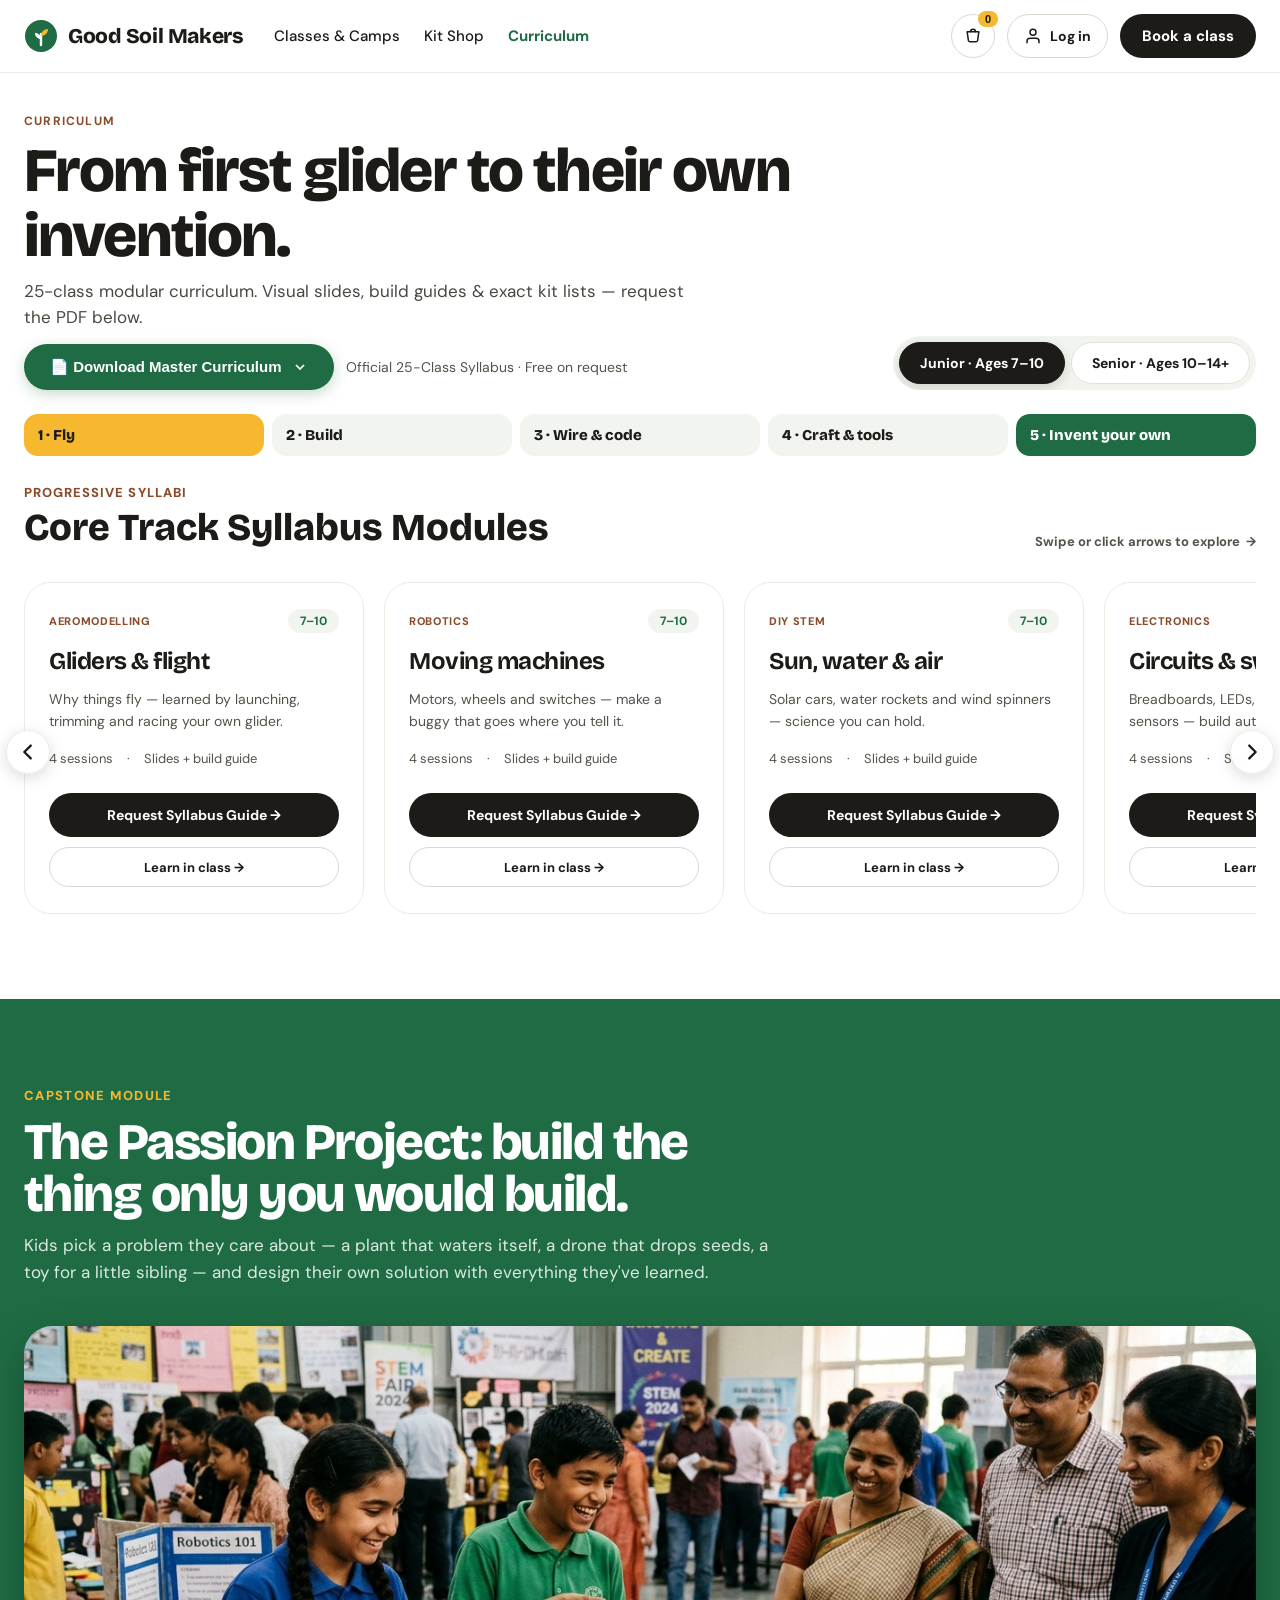
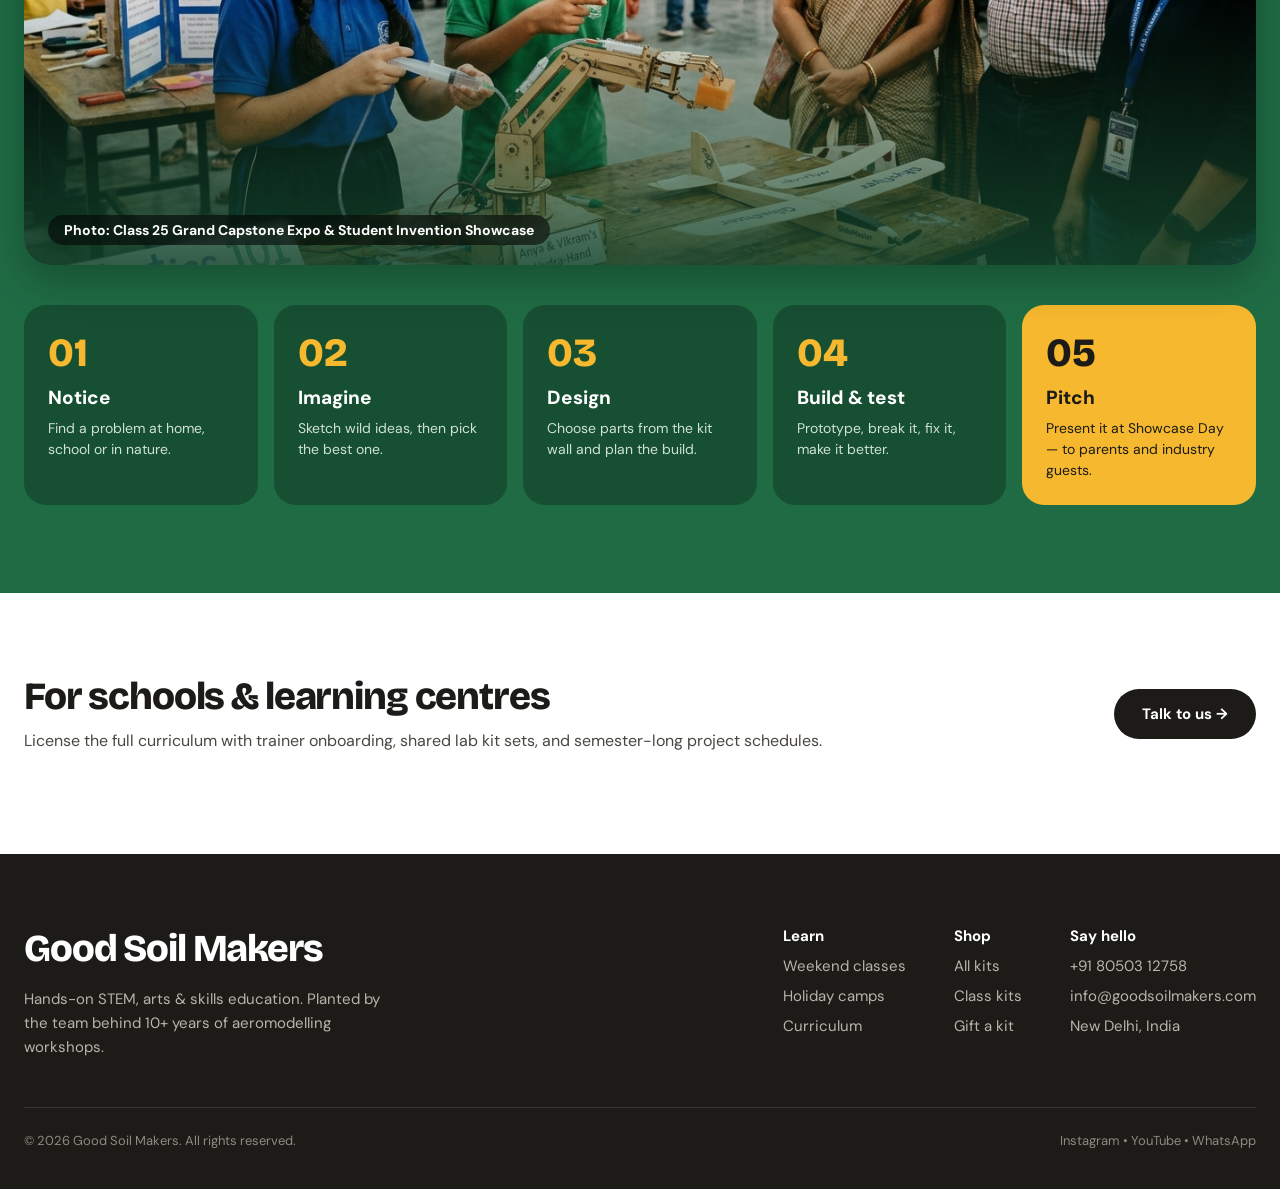
<file: website/curriculum.html>
<!DOCTYPE html>
<html lang="en">

<head>
  <meta charset="utf-8">
  <meta name="viewport" content="width=device-width, initial-scale=1.0">
  <link rel="icon" type="image/svg+xml" href="favicon.svg">
  <link rel="manifest" href="manifest.json">
  <meta name="application-name" content="Good Soil Makers">
  <meta name="apple-mobile-web-app-title" content="Good Soil Makers">
  <meta property="og:title" content="Good Soil Makers — Curriculum">
  <meta property="og:description"
    content="25-class STEM & Robotics curriculum for ages 7–14+. Download the full syllabus and build guides.">
  <meta property="og:type" content="website">
  <meta property="og:image" content="images/hero-workshop.jpg">
  <meta name="twitter:card" content="summary_large_image">
  <title>Curriculum — Good Soil Makers</title>
  <meta name="description"
    content="A path from first glider to their own invention. Modular STEM & crafts curriculum with visual slides, build guides, and kit lists for ages 7–14+.">
  <link rel="preconnect" href="https://fonts.googleapis.com">
  <link rel="preconnect" href="https://fonts.gstatic.com" crossorigin>
  <link
    href="https://fonts.googleapis.com/css2?family=Bricolage+Grotesque:opsz,wght@12..96,500;12..96,700;12..96,800&family=DM+Sans:ital,opsz,wght@0,9..40,400;0,9..40,500;0,9..40,700;1,9..40,400&display=swap"
    rel="stylesheet">
  <style>
    *,
    *::before,
    *::after {
      box-sizing: border-box;
    }

    html, body {
      overflow-x: hidden !important;
      width: 100% !important;
      max-width: 100vw !important;
      position: relative !important;
    }

    html {
      scroll-behavior: smooth;
    }

    #curriculum-contact-dropdown {
      scroll-margin-top: 96px;
    }

    body {
      margin: 0;
      background: #FFFFFF;
      font-family: 'DM Sans', sans-serif;
      color: #1C1B18;
      -webkit-font-smoothing: antialiased;
    }

    a {
      color: #1F6B44;
      text-decoration: none;
      transition: color 0.2s ease;
    }

    a:hover {
      color: #174F33;
    }

    .card {
      transition: transform .25s cubic-bezier(.2, .8, .2, 1), box-shadow .25s ease;
    }

    .card:hover {
      transform: translateY(-4px);
      box-shadow: 0 16px 32px rgba(28, 27, 24, 0.08);
    }

    .nav-link {
      color: #1C1B18;
      text-decoration: none;
      padding: 10px 0;
      font-weight: 500;
      font-size: 15px;
      transition: color 0.15s ease;
    }

    .nav-link:hover {
      color: #1F6B44;
    }

    .nav-link.active {
      color: #1F6B44;
      font-weight: 700;
    }

    .age-tab {
      min-height: 44px;
      padding: 0 22px;
      border-radius: 999px;
      border: 0;
      font: 700 15px 'DM Sans', sans-serif;
      cursor: pointer;
      transition: background 0.22s cubic-bezier(0.16, 1, 0.3, 1),
                  color 0.22s cubic-bezier(0.16, 1, 0.3, 1),
                  transform 0.15s cubic-bezier(0.16, 1, 0.3, 1),
                  box-shadow 0.2s cubic-bezier(0.16, 1, 0.3, 1);
    }
    .age-tab:active {
      transform: scale(0.96);
    }

    .age-tab.active {
      background: #1C1B18;
      color: #FFFFFF;
      box-shadow: 0 4px 14px rgba(28,27,24,0.18);
    }

    .age-tab.inactive {
      background: transparent;
      color: #1C1B18;
    }

    .age-tab.inactive:hover {
      background: #E7EDE3;
    }
    #modules-grid {
      transition: opacity 0.2s cubic-bezier(0.16, 1, 0.3, 1), transform 0.2s cubic-bezier(0.16, 1, 0.3, 1);
      will-change: opacity, transform;
    }

    #toast {
      position: fixed;
      bottom: 30px;
      right: 30px;
      background: #1C1B18;
      color: #FFFFFF;
      padding: 14px 24px;
      border-radius: 999px;
      font-weight: 700;
      font-size: 14px;
      box-shadow: 0 10px 30px rgba(0, 0, 0, 0.25);
      display: none;
      z-index: 9999;
      animation: slideUp 0.3s ease;
    }

    @keyframes slideUp {
      from {
        transform: translateY(20px);
        opacity: 0;
      }

      to {
        transform: translateY(0);
        opacity: 1;
      }
    }

    @media (max-width: 768px) {
      /* Prevent iOS Safari auto-zoom on input focus */
      input, select, textarea {
        font-size: 16px !important;
      }
      /* Safe padding for bottom navigation bar */
      body {
        padding-bottom: calc(68px + env(safe-area-inset-bottom, 10px)) !important;
      }
      html, body {
        overflow-x: hidden !important;
        width: 100% !important;
        max-width: 100vw !important;
      }
      * { max-width: 100%; box-sizing: border-box; }
      [style*="flex: 1 1"],
      [style*="flex: 1.3 1"],
      [style*="flex: 1 1 auto"] {
        flex-basis: 100% !important;
        max-width: 100% !important;
        min-width: 0 !important;
      }
      .nav-auth-btn .auth-btn-label { display: none !important; }
      h1 { font-size: clamp(28px, 7vw, 40px) !important; line-height: 1.08 !important; }
      .age-tab { min-height: 38px; padding: 0 14px; font-size: 13px; white-space: nowrap; }
      div[role="tablist"] {
        display: flex !important;
        flex-wrap: nowrap !important;
        overflow-x: auto !important;
        -webkit-overflow-scrolling: touch;
        width: 100%;
        scrollbar-width: none;
      }
      div[role="tablist"]::-webkit-scrollbar { display: none; }
    }
  
    /* Universal Slider & Smooth Transitions */
    .slider-container {
      position: relative;
      width: 100%;
    }
    .slider-arrow {
      position: absolute;
      top: 50%;
      transform: translateY(-50%);
      z-index: 8;
      width: 44px;
      height: 44px;
      border-radius: 50%;
      background: rgba(255, 255, 255, 0.96);
      backdrop-filter: blur(8px);
      -webkit-backdrop-filter: blur(8px);
      border: 1px solid #ECEAE3;
      color: #1C1B18;
      cursor: pointer;
      display: flex;
      align-items: center;
      justify-content: center;
      box-shadow: 0 4px 16px rgba(0,0,0,0.14);
      transition: all 0.2s cubic-bezier(0.2, 0.8, 0.2, 1);
      padding: 0;
    }
    .slider-arrow svg {
      display: block;
      width: 22px;
      height: 22px;
      pointer-events: none;
    }
    .slider-arrow:hover {
      background: #1F6B44;
      color: #FFFFFF;
      border-color: #1F6B44;
      transform: translateY(-50%) scale(1.08);
      box-shadow: 0 6px 20px rgba(31,107,68,0.28);
    }
    .slider-arrow:active { transform: translateY(-50%) scale(0.92); }
    .slider-arrow-left { left: -18px; }
    .slider-arrow-right { right: -18px; }
    #modules-grid {
      transition: opacity 0.16s ease, transform 0.16s ease;
    }
    @keyframes smoothPageEnter {
      from { opacity: 0.92; transform: translateY(4px); }
      to { opacity: 1; transform: translateY(0); }
    }
    body > div:first-of-type {
      animation: smoothPageEnter 0.2s cubic-bezier(0.16, 1, 0.3, 1);
    }
    @media (max-width: 768px) {
      .slider-arrow { width: 38px; height: 38px; }
      .slider-arrow svg { width: 18px; height: 18px; }
      .slider-arrow-left { left: 4px !important; }
      .slider-arrow-right { right: 4px !important; }
      .slider-card { flex: 0 0 calc(100vw - 48px) !important; max-width: calc(100vw - 48px) !important; }
    }

  </style>
</head>

<body>

  <div id="toast"></div>

  <div style="font-family: 'DM Sans', sans-serif; color: #1C1B18; background: #FFFFFF; min-height: 100vh">

    <!-- NAV -->
    <header
      style="position: sticky; top: 0; z-index: 10; background: rgba(255,255,255,0.96); backdrop-filter: blur(8px); border-bottom: 1px solid #ECEAE3">
      <nav
        style="max-width: 1280px; margin: 0 auto; padding: 14px 24px; display: flex; flex-wrap: wrap; align-items: center; gap: 16px 32px">
        <a href="index.html"
          style="display: flex; align-items: center; gap: 10px; text-decoration: none; color: #1C1B18">
          <svg width="34" height="34" viewBox="0 0 34 34" fill="none" aria-hidden="true">
            <circle cx="17" cy="17" r="16" fill="#1F6B44"></circle>
            <path d="M17 26V15" stroke="#FFFFFF" stroke-width="2.4" stroke-linecap="round"></path>
            <path d="M17 17c0-4 3-7 7-7 0 4-3 7-7 7Z" fill="#F5B82E"></path>
            <path d="M17 20c0-3.5-2.6-6-6-6 0 3.5 2.6 6 6 6Z" fill="#FFFFFF"></path>
          </svg>
          <span
            style="font-family: 'Bricolage Grotesque', sans-serif; font-weight: 800; font-size: 21px; letter-spacing: -0.02em">Good
            Soil Makers</span>
        </a>
        <div style="display: flex; flex-wrap: wrap; gap: 4px 24px; flex: 1 1 auto; font-weight: 500; font-size: 15px">
          <a href="classes.html" class="nav-link">Classes &amp; Camps</a>
          <a href="shop.html" class="nav-link">Kit Shop</a>
          <a href="curriculum.html" class="nav-link active">Curriculum</a>
        </div>
        <div style="display: flex; align-items: center; gap: 12px">
          <button type="button" onclick="openCartDrawer(this)" aria-label="Open cart"
            style="width: 44px; height: 44px; border-radius: 22px; border: 1px solid #DAD7CE; display: flex; align-items: center; justify-content: center; color: #1C1B18; background: #FFFFFF; cursor: pointer; position: relative; transition: border-color 0.2s;">
            <svg width="20" height="20" viewBox="0 0 24 24" fill="none" stroke="currentColor" stroke-width="1.8"
              stroke-linecap="round" stroke-linejoin="round" aria-hidden="true">
              <path d="M5 7h14l-1.5 10.5a2 2 0 0 1-2 1.5h-7a2 2 0 0 1-2-1.5Z"></path>
              <path d="M9 7a3 3 0 0 1 6 0"></path>
            </svg>
            <span id="nav-cart-badge" data-cart-counter
              style="position: absolute; top: -4px; right: -4px; background: #F5B82E; color: #1C1B18; border-radius: 999px; padding: 2px 7px; font-size: 11px; font-weight: 800;">0</span>
          </button>
          <button type="button" id="nav-auth-btn" class="nav-auth-btn" onclick="openAuthModal(this)" aria-label="Sign in" style="height: 44px; padding: 0 16px; border-radius: 999px; border: 1px solid #DAD7CE; display: inline-flex; align-items: center; gap: 8px; color: #1C1B18; background: #FFFFFF; cursor: pointer; font-family: 'DM Sans', sans-serif; font-weight: 700; font-size: 14px; transition: all 0.2s;">
            <svg width="18" height="18" viewBox="0 0 24 24" fill="none" stroke="currentColor" stroke-width="2" stroke-linecap="round" stroke-linejoin="round" aria-hidden="true"><path d="M20 21v-2a4 4 0 0 0-4-4H8a4 4 0 0 0-4 4v2"></path><circle cx="12" cy="7" r="4"></circle></svg>
            <span class="auth-btn-label">Log in</span>
          </button>
          <a href="classes.html#book"
            style="background: #1C1B18; color: #FFFFFF; text-decoration: none; font-weight: 700; padding: 12px 22px; border-radius: 999px; font-size: 15px">Book
            a class</a>
        </div>
      </nav>
    </header>

<main id="page-content" class="page-content-wrapper">


    <!-- HEADER SECTION -->
    <section class="mobile-tight-section"
      style="max-width: 1280px; margin: 0 auto; padding: 40px 24px 16px; display: flex; flex-wrap: wrap; gap: 20px; align-items: flex-end; justify-content: space-between">
      <div style="flex: 1 1 560px; display: flex; flex-direction: column; gap: 10px">
        <div
          style="font-weight: 700; font-size: 12px; letter-spacing: 0.1em; text-transform: uppercase; color: #8A4B2A">
          Curriculum</div>
        <h1
          style="margin: 0; font-family: 'Bricolage Grotesque', sans-serif; font-weight: 800; font-size: clamp(26px, 4.8vw, 64px); line-height: 1.06; letter-spacing: -0.03em">
          From first glider to their own invention.</h1>
        <p style="margin: 0; font-size: clamp(14.5px, 1.8vw, 17px); color: #4A4740; line-height: 1.5; max-width: 56ch">25-class modular curriculum.<span class="desktop-only-inline"> Visual slides, build guides &amp; exact kit lists — request the PDF below.</span></p>
        <div style="display: flex; flex-direction: column; gap: 14px; padding-top: 4px; width: 100%;">
          <div style="display: flex; flex-wrap: wrap; gap: 12px; align-items: center;">
            <button type="button" id="curriculum-toggle-btn" onclick="toggleCurriculumDropdown()"
              aria-expanded="false" aria-controls="curriculum-contact-dropdown"
              style="background: #1F6B44; color: #FFFFFF; font-weight: 700; padding: 14px 26px; border-radius: 999px; font-size: 15px; border: 0; cursor: pointer; display: inline-flex; align-items: center; gap: 10px; box-shadow: 0 4px 14px rgba(31,107,68,0.25); transition: all 0.2s ease;">
              <span>📄 Download Master Curriculum</span>
              <svg id="curriculum-chevron" width="16" height="16" viewBox="0 0 24 24" fill="none" stroke="currentColor" stroke-width="2.5" style="transition: transform 0.25s ease;"><path d="m6 9 6 6 6-6"/></svg>
            </button>
            <span style="font-size: 14px; color: #55524A;">Official 25-Class Syllabus · Free on request</span>
          </div>

          <!-- DROP DOWN CONTACT CARD (JUST LIKE BOOK A CLASS) -->
          <div id="curriculum-contact-dropdown" style="display: none; max-width: 680px; width: 100%; background: #1C1B18; color: #FFFFFF; border-radius: 28px; padding: clamp(24px, 4vw, 36px); box-shadow: 0 16px 40px rgba(0,0,0,0.18); box-sizing: border-box; margin-top: 8px;">
            <div style="display: flex; justify-content: space-between; align-items: flex-start; gap: 16px; margin-bottom: 20px; border-bottom: 1px solid #33312B; padding-bottom: 16px;">
              <div>
                <span style="font-size: 12px; font-weight: 800; letter-spacing: 0.08em; text-transform: uppercase; color: #F5B82E;">Direct Contact &amp; Syllabus Request</span>
                <h3 style="margin: 4px 0 0; font-family: 'Bricolage Grotesque', sans-serif; font-size: 24px; color: #FFFFFF;">Get the Master Curriculum Guide</h3>
                <p style="margin: 6px 0 0; font-size: 14px; color: #B8B4A9; line-height: 1.5;">We will send the complete 25-class syllabus, weekly milestone breakdowns, and take-home kit guides directly to your inbox or WhatsApp.</p>
              </div>
              <button type="button" onclick="toggleCurriculumDropdown(false)" aria-label="Close form" style="background: none; border: 0; color: #B8B4A9; font-size: 28px; cursor: pointer; line-height: 1;">&times;</button>
            </div>

            <!-- Direct Contact Quick Badges -->
            <div style="display: flex; flex-wrap: wrap; gap: 10px; margin-bottom: 20px;">
              <a href="mailto:info@goodsoilmakers.com?subject=Good%20Soil%20Makers%20Curriculum%20Request" style="display: inline-flex; align-items: center; gap: 8px; background: #2A2925; color: #FFFFFF; border: 1px solid #44413A; padding: 8px 16px; border-radius: 999px; font-size: 13px; font-weight: 700; text-decoration: none;">
                <span>✉ info@goodsoilmakers.com</span>
              </a>
              <a href="https://wa.me/918050312758?text=Hi%20Good%20Soil%20Makers%20Team%2C%20I%20would%20like%20to%20request%20the%20Master%20Curriculum%20guide." target="_blank" style="display: inline-flex; align-items: center; gap: 8px; background: #128C7E; color: #FFFFFF; padding: 8px 16px; border-radius: 999px; font-size: 13px; font-weight: 700; text-decoration: none;">
                <span>💬 WhatsApp +91 80503 12758</span>
              </a>
            </div>

            <!-- Request Form with Dropdowns (Matching Book a Class style) -->
            <form id="curriculum-req-form" onsubmit="handleCurriculumRequest(event)" style="display: grid; grid-template-columns: repeat(auto-fit, minmax(220px, 1fr)); gap: 14px;">
              <div style="display: flex; flex-direction: column; gap: 6px;">
                <label for="curr-name" style="font-size: 13px; font-weight: 700; color: #E8E5DC;">Parent / Educator name</label>
                <input id="curr-name" type="text" required placeholder="Your name" style="min-height: 46px; border-radius: 12px; border: 1px solid #55524A; background: #2A2925; color: #FFFFFF; padding: 0 14px; font: 15px 'DM Sans', sans-serif;">
              </div>
              <div style="display: flex; flex-direction: column; gap: 6px;">
                <label for="curr-contact" style="font-size: 13px; font-weight: 700; color: #E8E5DC;">Email or WhatsApp phone</label>
                <input id="curr-contact" type="text" required placeholder="name@email.com or +91 98..." style="min-height: 46px; border-radius: 12px; border: 1px solid #55524A; background: #2A2925; color: #FFFFFF; padding: 0 14px; font: 15px 'DM Sans', sans-serif;">
              </div>
              <div style="display: flex; flex-direction: column; gap: 6px;">
                <label for="curr-age" style="font-size: 13px; font-weight: 700; color: #E8E5DC;">Student age group</label>
                <select id="curr-age" style="min-height: 46px; border-radius: 12px; border: 1px solid #55524A; background: #2A2925; color: #FFFFFF; padding: 0 14px; font: 15px 'DM Sans', sans-serif;">
                  <option value="junior">Junior (7–10 yrs · Grades 1–4)</option>
                  <option value="senior">Senior (10–14+ yrs · Grades 5–9)</option>
                  <option value="both">Both age groups / Whole school</option>
                </select>
              </div>
              <div style="display: flex; flex-direction: column; gap: 6px;">
                <label for="curr-interest" style="font-size: 13px; font-weight: 700; color: #E8E5DC;">I am inquiring as</label>
                <select id="curr-interest" style="min-height: 46px; border-radius: 12px; border: 1px solid #55524A; background: #2A2925; color: #FFFFFF; padding: 0 14px; font: 15px 'DM Sans', sans-serif;">
                  <option value="parent">Parent exploring classes for my child</option>
                  <option value="school">School / STEM Lab coordinator</option>
                  <option value="educator">Educator or Community Maker</option>
                </select>
              </div>
              <button type="submit" style="grid-column: 1 / -1; min-height: 50px; border-radius: 999px; border: 0; background: #F5B82E; color: #1C1B18; font: 800 15px 'DM Sans', sans-serif; cursor: pointer; margin-top: 6px; transition: transform 0.15s ease;">
                Request Curriculum Guide &rarr;
              </button>
            </form>

            <div id="curriculum-req-success" style="display: none; margin-top: 16px; background: #1F6B44; color: #FFFFFF; padding: 18px 20px; border-radius: 16px; text-align: center;">
              <div style="font-size: 17px; font-weight: 800; margin-bottom: 4px;">🎉 Request Received!</div>
              <p style="margin: 0 0 12px; font-size: 14px; color: #DCEBE2;">We've logged your request and our team will dispatch the full Master Curriculum to you.</p>
              <a id="curr-wa-action" href="#" target="_blank" style="display: inline-flex; align-items: center; justify-content: center; gap: 8px; background: #25D366; color: #FFFFFF; text-decoration: none; font-weight: 800; font-size: 13px; padding: 10px 20px; border-radius: 999px;">
                <span>Send via WhatsApp now &rarr;</span>
              </a>
            </div>
          </div>
        </div>
      </div>
      <div role="tablist" aria-label="Age group"
        style="display: inline-flex; flex-wrap: nowrap; gap: 6px; background: #F2F5EF; padding: 6px; border-radius: 999px; max-width: 100%; overflow-x: auto;">
        <button type="button" role="tab" id="age-junior" class="age-tab active" onclick="filterAge('7–10')">Junior ·
          Ages 7–10</button>
        <button type="button" role="tab" id="age-senior" class="age-tab inactive" onclick="filterAge('10–14+')">Senior ·
          Ages 10–14+</button>
      </div>
    </section>

    <!-- PATH (Compact 2-col chips on mobile instead of giant stacked banners) -->
    <section style="max-width: 1280px; margin: 0 auto; padding: 8px 24px 28px">
      <div class="curriculum-path-grid" style="display: grid; grid-template-columns: repeat(auto-fit, minmax(145px, 1fr)); gap: 8px">
        <div
          style="background: #F5B82E; border-radius: 14px; padding: 12px 14px; font-weight: 800; font-family: 'Bricolage Grotesque', sans-serif; font-size: 15px">
          1 · Fly</div>
        <div
          style="background: #F2F5EF; border-radius: 14px; padding: 12px 14px; font-weight: 800; font-family: 'Bricolage Grotesque', sans-serif; font-size: 15px">
          2 · Build</div>
        <div
          style="background: #F2F5EF; border-radius: 14px; padding: 12px 14px; font-weight: 800; font-family: 'Bricolage Grotesque', sans-serif; font-size: 15px">
          3 · Wire &amp; code</div>
        <div
          style="background: #F2F5EF; border-radius: 14px; padding: 12px 14px; font-weight: 800; font-family: 'Bricolage Grotesque', sans-serif; font-size: 15px">
          4 · Craft &amp; tools</div>
        <div
          style="background: #1F6B44; color: #FFFFFF; border-radius: 14px; padding: 12px 14px; font-weight: 800; font-family: 'Bricolage Grotesque', sans-serif; font-size: 15px">
          5 · Invent your own</div>
      </div>
    </section>

    <!-- SYLLABUS MODULES SLIDER -->
    <section style="max-width: 1280px; margin: 0 auto; padding: 0 24px 64px">
      <div style="display: flex; justify-content: space-between; align-items: flex-end; margin-bottom: 20px; flex-wrap: wrap; gap: 12px;">
        <div>
          <div style="font-size: 13px; font-weight: 800; letter-spacing: 0.08em; color: #8A4B2A; text-transform: uppercase;">Progressive Syllabi</div>
          <h2 style="margin: 4px 0 0; font-family: 'Bricolage Grotesque', sans-serif; font-size: clamp(26px, 3.5vw, 38px); font-weight: 800; color: #1C1B18;">Core Track Syllabus Modules</h2>
        </div>
        <div style="font-size: 13px; color: #55524A; font-weight: 700; display: flex; align-items: center; gap: 6px;">
          <span>Swipe or click arrows to explore</span> &rarr;
        </div>
      </div>

      <div class="slider-container" style="position: relative; width: 100%;">
        <button type="button" class="slider-arrow slider-arrow-left" onclick="slideCarousel('modules-grid', -1)" aria-label="Previous syllabus guide" style="top: 50%;">
          <svg viewBox="0 0 24 24" fill="none" stroke="currentColor" stroke-width="2.5" stroke-linecap="round" stroke-linejoin="round" aria-hidden="true"><path d="M15 19l-7-7 7-7"/></svg>
        </button>

        <div id="modules-grid" style="display: flex; overflow-x: auto; scroll-snap-type: x mandatory; gap: 20px; padding: 12px 4px 20px; scrollbar-width: none; -webkit-overflow-scrolling: touch;">
          <!-- Populated by JavaScript -->
        </div>

        <button type="button" class="slider-arrow slider-arrow-right" onclick="slideCarousel('modules-grid', 1)" aria-label="Next syllabus guide" style="top: 50%;">
          <svg viewBox="0 0 24 24" fill="none" stroke="currentColor" stroke-width="2.5" stroke-linecap="round" stroke-linejoin="round" aria-hidden="true"><path d="M9 5l7 7-7 7"/></svg>
        </button>
      </div>
    </section>

    <!-- PASSION PROJECT -->
    <section style="background: #1F6B44; color: #FFFFFF">
      <div
        style="max-width: 1280px; margin: 0 auto; padding: 88px 24px; display: flex; flex-direction: column; gap: 40px">
        <div style="display: flex; flex-direction: column; gap: 12px; max-width: 760px">
          <span style="font-weight: 800; font-size: 13px; letter-spacing: 0.1em; color: #F5B82E">CAPSTONE MODULE</span>
          <h2
            style="margin: 0; font-family: 'Bricolage Grotesque', sans-serif; font-weight: 800; font-size: clamp(34px, 4vw, 56px); letter-spacing: -0.03em; line-height: 1.02">
            The Passion Project: build the thing only you would build.</h2>
          <p style="margin: 0; color: #DCEBE2; font-size: 17px; line-height: 1.6">Kids pick a problem they care about —
            a plant that waters itself, a drone that drops seeds, a toy for a little sibling — and design their own
            solution with everything they've learned.</p>
        </div>
        <div style="aspect-ratio: 16 / 7; border-radius: 28px; overflow: hidden; position: relative; box-shadow: 0 16px 40px rgba(0,0,0,0.25);">
          <img src="images/stem-expo-showcase.jpg" alt="Good Soil Makers student demonstrating hydraulic robot arm at Expo" style="width: 100%; height: 100%; object-fit: cover;">
          <div style="position: absolute; inset: 0; background: linear-gradient(180deg, transparent 50%, rgba(20,70,45,0.85) 100%);"></div>
          <div style="position: absolute; bottom: 20px; left: 24px; font-weight: 700; font-size: 14px; color: #FFFFFF; background: rgba(0,0,0,0.55); backdrop-filter: blur(4px); padding: 6px 16px; border-radius: 999px;">
            Photo: Class 25 Grand Capstone Expo &amp; Student Invention Showcase
          </div>
        </div>
        <div style="display: grid; grid-template-columns: repeat(auto-fit, minmax(200px, 1fr)); gap: 16px">
          <div class="card"
            style="background: #174F33; border-radius: 22px; padding: 24px; display: flex; flex-direction: column; gap: 8px">
            <span
              style="font-family: 'Bricolage Grotesque', sans-serif; font-weight: 800; font-size: 40px; color: #F5B82E">01</span>
            <span style="font-weight: 800; font-size: 19px">Notice</span>
            <span style="color: #CFE2D6; font-size: 14px; line-height: 1.5">Find a problem at home, school or in
              nature.</span>
          </div>
          <div class="card"
            style="background: #174F33; border-radius: 22px; padding: 24px; display: flex; flex-direction: column; gap: 8px">
            <span
              style="font-family: 'Bricolage Grotesque', sans-serif; font-weight: 800; font-size: 40px; color: #F5B82E">02</span>
            <span style="font-weight: 800; font-size: 19px">Imagine</span>
            <span style="color: #CFE2D6; font-size: 14px; line-height: 1.5">Sketch wild ideas, then pick the best
              one.</span>
          </div>
          <div class="card"
            style="background: #174F33; border-radius: 22px; padding: 24px; display: flex; flex-direction: column; gap: 8px">
            <span
              style="font-family: 'Bricolage Grotesque', sans-serif; font-weight: 800; font-size: 40px; color: #F5B82E">03</span>
            <span style="font-weight: 800; font-size: 19px">Design</span>
            <span style="color: #CFE2D6; font-size: 14px; line-height: 1.5">Choose parts from the kit wall and plan the
              build.</span>
          </div>
          <div class="card"
            style="background: #174F33; border-radius: 22px; padding: 24px; display: flex; flex-direction: column; gap: 8px">
            <span
              style="font-family: 'Bricolage Grotesque', sans-serif; font-weight: 800; font-size: 40px; color: #F5B82E">04</span>
            <span style="font-weight: 800; font-size: 19px">Build &amp; test</span>
            <span style="color: #CFE2D6; font-size: 14px; line-height: 1.5">Prototype, break it, fix it, make it
              better.</span>
          </div>
          <div class="card"
            style="background: #F5B82E; color: #1C1B18; border-radius: 22px; padding: 24px; display: flex; flex-direction: column; gap: 8px">
            <span style="font-family: 'Bricolage Grotesque', sans-serif; font-weight: 800; font-size: 40px">05</span>
            <span style="font-weight: 800; font-size: 19px">Pitch</span>
            <span style="font-size: 14px; line-height: 1.5">Present it at Showcase Day — to parents and industry
              guests.</span>
          </div>
        </div>
      </div>
    </section>

    <!-- SCHOOLS SECTION -->
    <section
      style="max-width: 1280px; margin: 0 auto; padding: 80px 24px 100px; display: flex; flex-wrap: wrap; gap: 24px; align-items: center; justify-content: space-between">
      <div style="flex: 1 1 480px; display: flex; flex-direction: column; gap: 10px">
        <h2
          style="margin: 0; font-family: 'Bricolage Grotesque', sans-serif; font-weight: 800; font-size: clamp(28px, 3vw, 40px); letter-spacing: -0.03em">
          For schools &amp; learning centres</h2>
        <p style="margin: 0; font-size: 16px; color: #4A4740; line-height: 1.55">License the full curriculum with
          trainer onboarding, shared lab kit sets, and semester-long project schedules.</p>
      </div>
      <a href="classes.html#book"
        style="background: #1C1B18; color: #FFFFFF; text-decoration: none; font-weight: 700; padding: 15px 28px; border-radius: 999px; font-size: 15px; transition: background 0.2s">Talk
        to us &rarr;</a>
    </section>

    <!-- FOOTER -->
    <footer style="background: #1C1B18; color: #E8E5DC">
      <div
        style="max-width: 1280px; margin: 0 auto; padding: 72px 24px 40px; display: flex; flex-direction: column; gap: 48px">
        <div style="display: flex; flex-wrap: wrap; gap: 40px; justify-content: space-between">
          <div style="flex: 1 1 340px; display: flex; flex-direction: column; gap: 16px">
            <span
              style="font-family: 'Bricolage Grotesque', sans-serif; font-weight: 800; font-size: 38px; color: #FFFFFF; letter-spacing: -0.03em">Good
              Soil Makers</span>
            <p style="margin: 0; color: #B8B4A9; font-size: 15px; line-height: 1.6; max-width: 36ch">Hands-on STEM, arts
              &amp; skills education. Planted by the team behind 10+ years of aeromodelling workshops.</p>
          </div>
          <div style="display: flex; flex-wrap: wrap; gap: 48px; font-size: 15px">
            <div style="display: flex; flex-direction: column; gap: 10px"><span
                style="font-weight: 700; color: #FFFFFF">Learn</span><a href="classes.html"
                style="color: #B8B4A9">Weekend classes</a><a href="classes.html" style="color: #B8B4A9">Holiday
                camps</a><a href="curriculum.html" style="color: #B8B4A9">Curriculum</a></div>
            <div style="display: flex; flex-direction: column; gap: 10px"><span
                style="font-weight: 700; color: #FFFFFF">Shop</span><a href="shop.html" style="color: #B8B4A9">All
                kits</a><a href="shop.html" style="color: #B8B4A9">Class kits</a><a href="shop.html"
                style="color: #B8B4A9">Gift a kit</a></div>
            <div style="display: flex; flex-direction: column; gap: 10px"><span
                style="font-weight: 700; color: #FFFFFF">Say hello</span><span style="color: #B8B4A9">+91 80503
                12758</span><span style="color: #B8B4A9">info@goodsoilmakers.com</span><span style="color: #B8B4A9">New Delhi,
                India</span></div>
          </div>
        </div>
        <div
          style="border-top: 1px solid #3A3832; padding-top: 24px; display: flex; flex-wrap: wrap; justify-content: space-between; gap: 12px; font-size: 13px; color: #8E8A7F">
          <span>&copy; 2026 Good Soil Makers. All rights reserved.</span><span>Instagram &bull; YouTube &bull; WhatsApp</span>
        </div>
      </div>
    </footer>
</main>


  </div>

  <script>
    const modulesData = [
      { track: 'AEROMODELLING', age: '7–10', title: 'Gliders & flight', desc: 'Why things fly — learned by launching, trimming and racing your own glider.', sessions: 4 },
      { track: 'AEROMODELLING', age: '10–14+', title: 'Drones from scratch', desc: 'Frames, motors, props and balance. Build and fly a mini drone safely.', sessions: 6 },
      { track: 'ROBOTICS', age: '7–10', title: 'Moving machines', desc: 'Motors, wheels and switches — make a buggy that goes where you tell it.', sessions: 4 },
      { track: 'ROBOTICS', age: '10–14+', title: 'Smart robots', desc: 'Sensors and logic: line followers, obstacle dodgers and robot arms.', sessions: 6 },
      { track: 'DIY STEM', age: '7–10', title: 'Sun, water & air', desc: 'Solar cars, water rockets and wind spinners — science you can hold.', sessions: 4 },
      { track: 'ELECTRONICS', age: '7–10', title: 'Circuits & switches', desc: 'Breadboards, LEDs, buzzers and light sensors — build automated gadgets.', sessions: 4 },
      { track: 'CODING & AI', age: '10–14+', title: 'Code your creation', desc: 'Block coding on a micro-board, plus a playful AI helper for your build.', sessions: 5 },
      { track: 'TOOLS & SKILLS', age: '10–14+', title: 'The tool bench', desc: 'Measure, saw, sand, glue and solder with real tools and mentors.', sessions: 5 }
    ];

    let currentAge = '7–10';

    function filterAge(age) {
      currentAge = age;
      const jBtn = document.getElementById('age-junior');
      const sBtn = document.getElementById('age-senior');
      if (jBtn) jBtn.className = age === '7–10' ? 'age-tab active' : 'age-tab inactive';
      if (sBtn) sBtn.className = age === '10–14+' ? 'age-tab active' : 'age-tab inactive';
      
      const grid = document.getElementById('modules-grid');
      if (grid) {
        grid.style.opacity = '0';
        grid.style.transform = 'translateY(5px)';
        setTimeout(() => {
          renderModules();
          grid.style.opacity = '1';
          grid.style.transform = 'translateY(0)';
          grid.scrollTo({ left: 0, behavior: 'smooth' });
          if (typeof initCarouselDots === 'function') initCarouselDots();
        }, 90);
      } else {
        renderModules();
      }
    }

    function renderModules() {
      const filtered = modulesData.filter(m => m.age === currentAge);
      const grid = document.getElementById('modules-grid');
      if (!grid) return;
      grid.innerHTML = filtered.map(m => `
    <div class="card slider-card" style="flex: 0 0 340px; scroll-snap-align: start; min-width: 0; border: 1px solid #ECEAE3; border-radius: 26px; padding: 26px 24px; display: flex; flex-direction: column; gap: 14px; background: #FFFFFF;">
      <div style="display: flex; justify-content: space-between; align-items: center">
        <span style="font-size: 11px; font-weight: 800; letter-spacing: 0.06em; color: #8A4B2A">${m.track}</span>
        <span style="font-size: 12px; font-weight: 700; background: #F2F5EF; color: #1F6B44; padding: 4px 12px; border-radius: 999px">${m.age}</span>
      </div>
      <h3 style="margin: 0; font-family: 'Bricolage Grotesque', sans-serif; font-size: 24px; letter-spacing: -0.02em; color: #1C1B18;">${m.title}</h3>
      <p style="margin: 0; color: #55524A; font-size: 14px; line-height: 1.55">${m.desc}</p>
      <div style="display: flex; gap: 14px; font-size: 13px; color: #55524A; padding-top: 4px">
        <span>${m.sessions} sessions</span>
        <span>·</span>
        <span>Slides + build guide</span>
      </div>
      <div style="display: flex; gap: 10px; margin-top: auto; padding-top: 12px; flex-direction: column;">
        <button type="button" onclick="downloadPdf('${m.title}')" style="min-height: 44px; width: 100%; padding: 0 18px; border-radius: 999px; border: 0; background: #1C1B18; color: #FFFFFF; font: 700 14px 'DM Sans', sans-serif; cursor: pointer; transition: background 0.2s">Request Syllabus Guide &rarr;</button>
        <a href="classes.html" style="min-height: 40px; width: 100%; display: inline-flex; align-items: center; justify-content: center; padding: 0 16px; border-radius: 999px; border: 1px solid #DAD7CE; color: #1C1B18; text-decoration: none; font-weight: 700; font-size: 13px; transition: border-color 0.2s">Learn in class &rarr;</a>
      </div>
    </div>
  `).join('');
    }

    // Smooth scrolling calibrated to frame dark card comfortably below header
    function scrollToElementWithOffset(el, offsetPadding = 14) {
      if (!el) return;
      const header = document.querySelector('header');
      const headerHeight = header ? header.getBoundingClientRect().height : 68;
      const elementPosition = el.getBoundingClientRect().top + window.pageYOffset;
      const targetY = Math.max(0, elementPosition - headerHeight - offsetPadding);

      window.scrollTo({
        top: targetY,
        behavior: 'smooth'
      });
    }

    function toggleCurriculumDropdown(forceOpen) {
      const panel = document.getElementById('curriculum-contact-dropdown');
      const btn = document.getElementById('curriculum-toggle-btn');
      const chevron = document.getElementById('curriculum-chevron');
      if (!panel) return;
      const isHidden = panel.style.display === 'none' || !panel.style.display;
      const shouldOpen = forceOpen !== undefined ? forceOpen : isHidden;

      if (shouldOpen) {
        panel.style.display = 'block';
        if (btn) btn.setAttribute('aria-expanded', 'true');
        if (chevron) chevron.style.transform = 'rotate(180deg)';

        // Frame the dark card cleanly below the header matching user reference level
        scrollToElementWithOffset(panel, 14);
      } else {
        panel.style.display = 'none';
        if (btn) btn.setAttribute('aria-expanded', 'false');
        if (chevron) chevron.style.transform = 'rotate(0deg)';
      }
    }

    function handleCurriculumRequest(e) {
      e.preventDefault();
      const name = document.getElementById('curr-name')?.value.trim() || '';
      const contact = document.getElementById('curr-contact')?.value.trim() || '';
      const ageSelect = document.getElementById('curr-age');
      const ageText = ageSelect?.options[ageSelect.selectedIndex]?.text || '';
      const roleSelect = document.getElementById('curr-interest');
      const roleText = roleSelect?.options[roleSelect.selectedIndex]?.text || '';

      const requestData = {
        name,
        contact,
        age: ageText,
        role: roleText,
        date: new Date().toISOString()
      };

      try {
        const list = JSON.parse(localStorage.getItem('goodsoil_curriculum_requests') || '[]');
        list.push(requestData);
        localStorage.setItem('goodsoil_curriculum_requests', JSON.stringify(list));
      } catch (err) {
        console.warn('Could not store curriculum request locally', err);
      }

      // Auto-sync curriculum request to Google Sheet
      if (typeof sendLeadToBackend === 'function') {
        sendLeadToBackend({
          type: 'Master Curriculum Request',
          name: name,
          phone: contact.includes('@') ? '' : contact,
          email: contact.includes('@') ? contact : '',
          age: ageText,
          format: 'Master Curriculum Guide',
          details: `Inquiring As: ${roleText}`
        });
      }

      const msg = `Hi Good Soil Makers Team! I would like to request the Master Curriculum PDF.

Name: ${name}
Contact: ${contact}
Age Focus: ${ageText}
Inquiring As: ${roleText}`;
      const waUrl = `https://wa.me/918050312758?text=${encodeURIComponent(msg)}`;
      const waAction = document.getElementById('curr-wa-action');
      if (waAction) waAction.href = waUrl;

      const form = document.getElementById('curriculum-req-form');
      const success = document.getElementById('curriculum-req-success');
      if (form) form.style.display = 'none';
      if (success) success.style.display = 'block';

      if (typeof showToast === 'function') {
        showToast('🎉 Request received! Opening WhatsApp confirmation...');
      }

      // Open WhatsApp synchronously
      const isMobile = /Android|iPhone|iPad|iPod/i.test(navigator.userAgent);
      if (isMobile) {
        window.location.href = waUrl;
      } else {
        const win = window.open(waUrl, '_blank');
        if (!win) {
          window.location.href = waUrl;
        }
      }
    }

    function showToast(msg) {
      const toast = document.getElementById('toast');
      if (!toast) return;
      toast.textContent = msg;
      toast.style.display = 'block';
      setTimeout(() => { toast.style.display = 'none'; }, 2600);
    }

    function downloadPdf(title) {
      toggleCurriculumDropdown(true);
      if (typeof showToast === 'function') {
        showToast('📄 Select your contact preferences below for: ' + (title || 'Curriculum'));
      }
    }

    window.modulesData = modulesData;
    window.filterAge = filterAge;
    window.renderModules = renderModules;
    window.toggleCurriculumDropdown = toggleCurriculumDropdown;
    window.downloadPdf = downloadPdf;
    window.handleCurriculumRequest = handleCurriculumRequest;

    renderModules();
  </script>

  <script src="goodsoil.js?v=8"></script>
</body>

</html>
</file>
